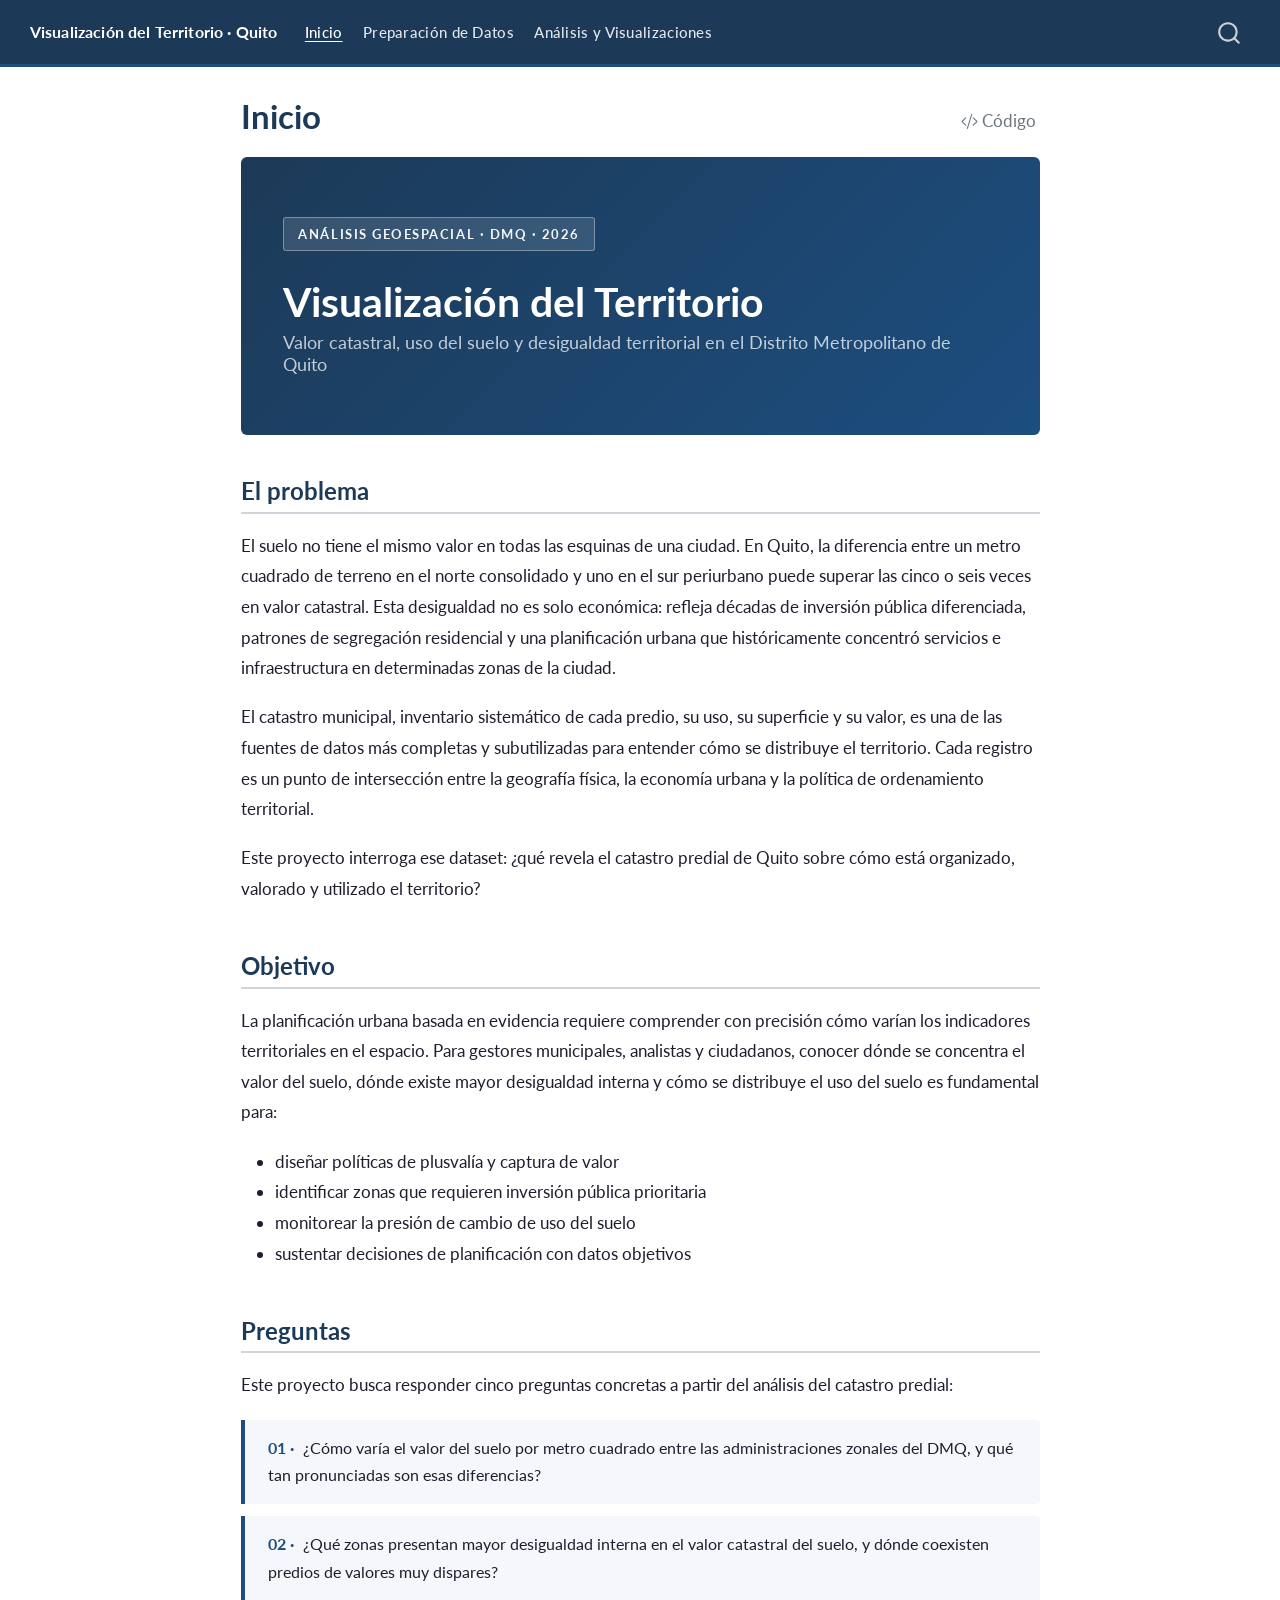
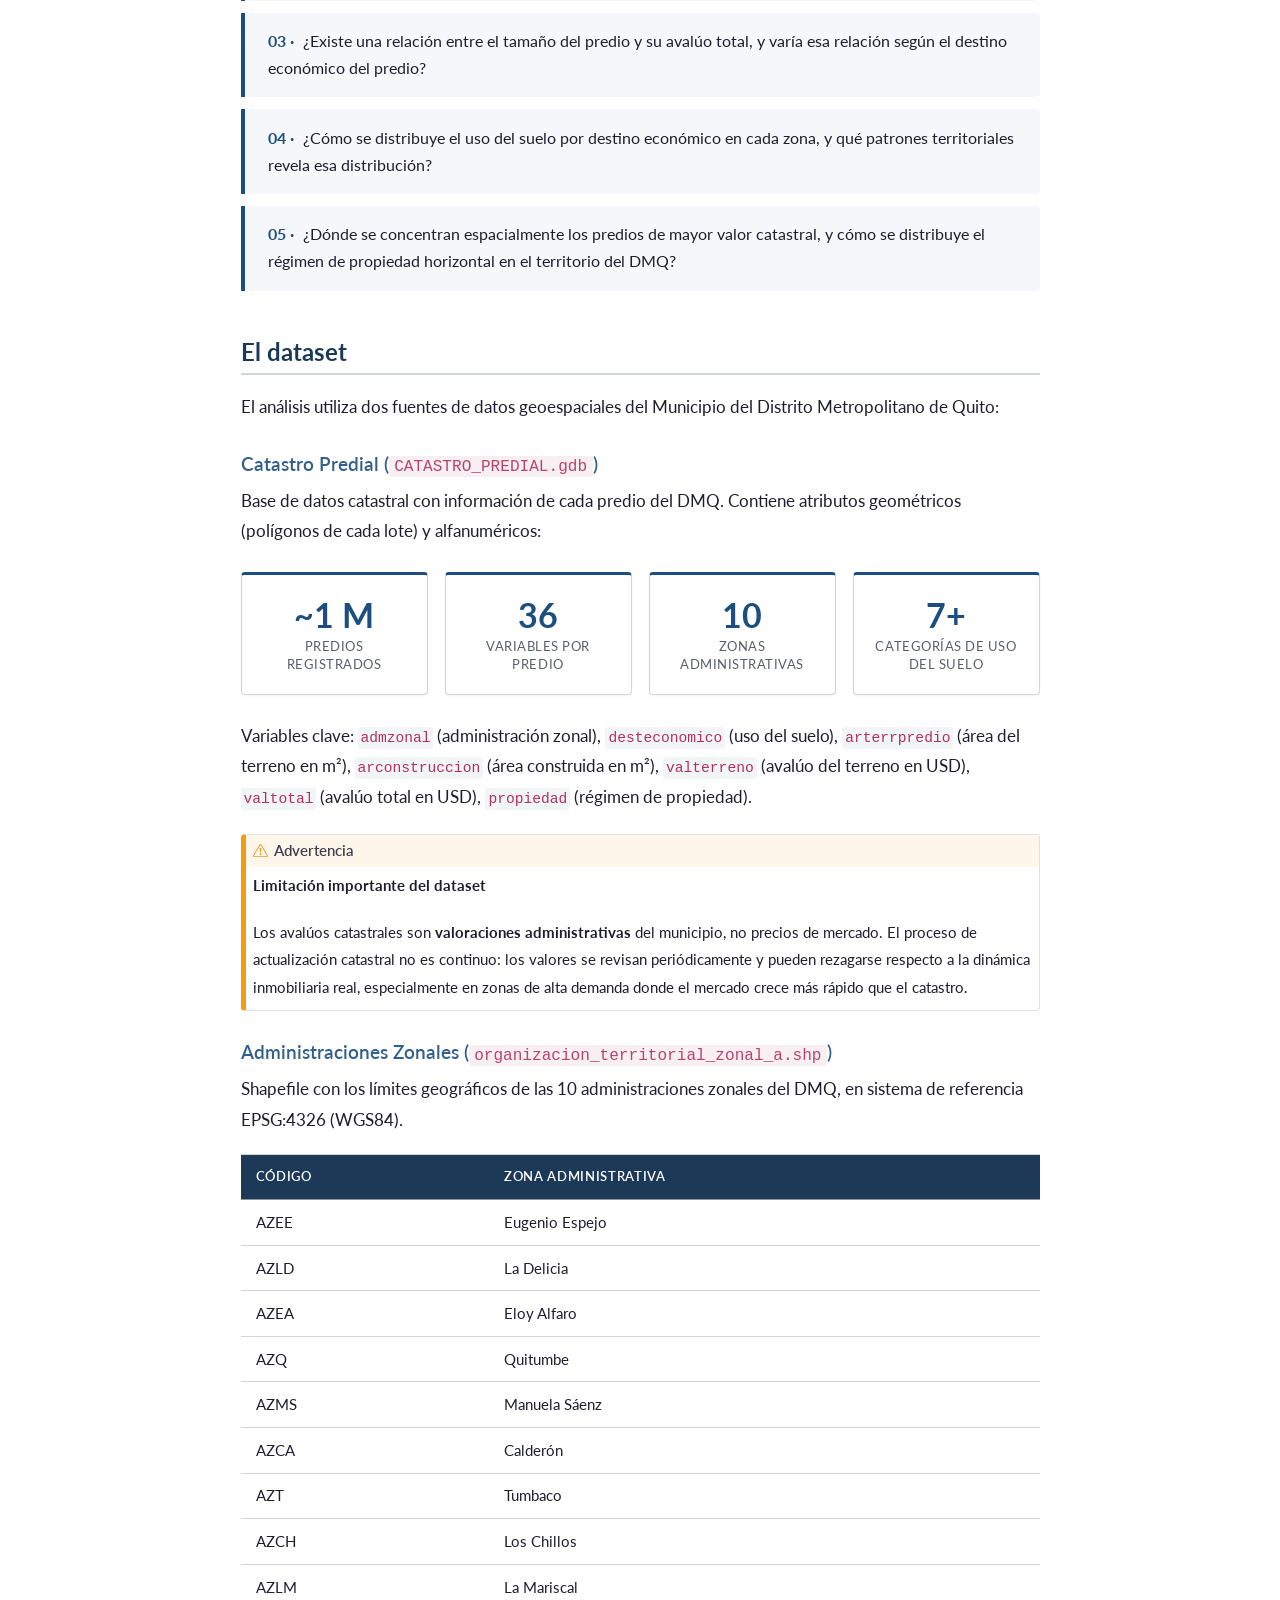
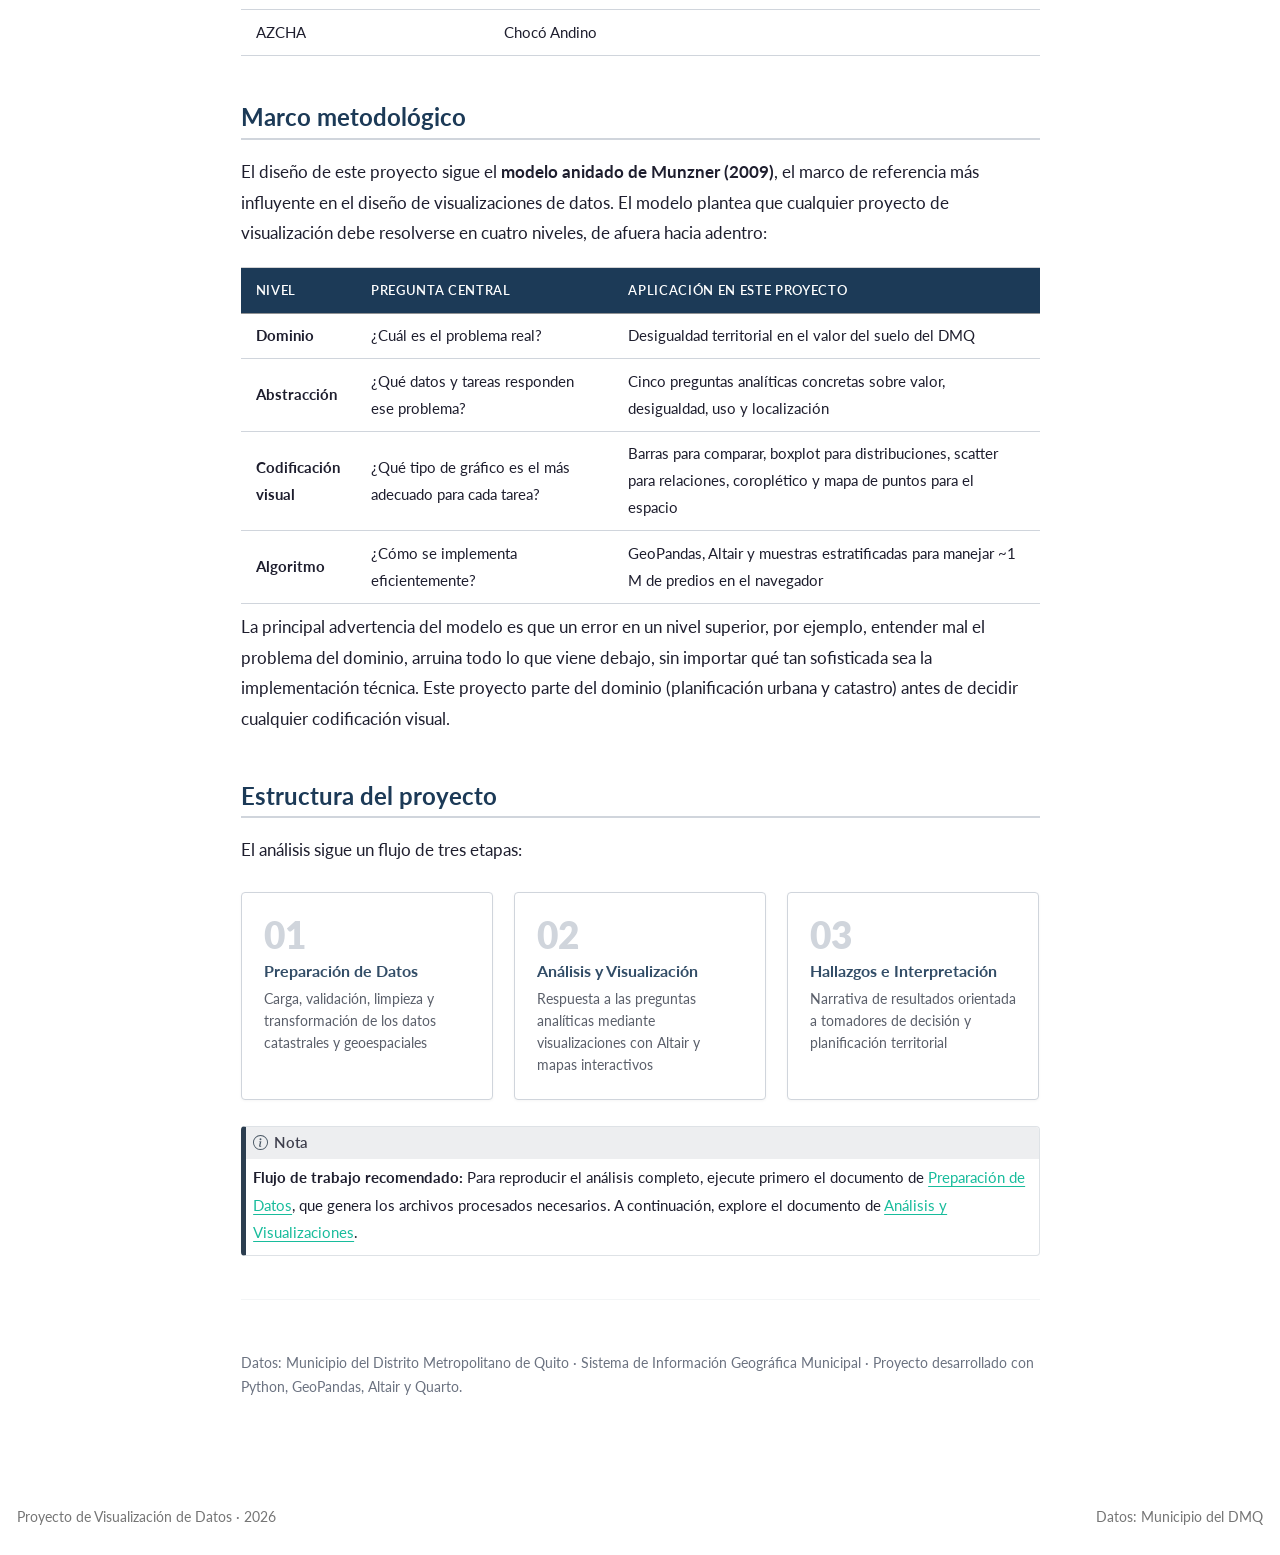
<file: docs/index.html>
<!doctype html>
<html xmlns="http://www.w3.org/1999/xhtml" lang="es" xml:lang="es">
  <head>
    <meta charset="utf-8" />
    <meta name="generator" content="quarto-1.9.36" />

    <meta
      name="viewport"
      content="width=device-width, initial-scale=1.0, user-scalable=yes"
    />

    <meta name="author" content="Fausto Guano" />

    <title>Inicio – Visualización del Territorio · Quito</title>
    <style>
      /* Default styles provided by pandoc.
** See https://pandoc.org/MANUAL.html#variables-for-html for config info.
*/
      code {
        white-space: pre-wrap;
      }
      span.smallcaps {
        font-variant: small-caps;
      }
      div.columns {
        display: flex;
        gap: min(4vw, 1.5em);
      }
      div.column {
        flex: auto;
        overflow-x: auto;
      }
      div.hanging-indent {
        margin-left: 1.5em;
        text-indent: -1.5em;
      }
      ul.task-list {
        list-style: none;
      }
      ul.task-list li input[type="checkbox"] {
        width: 0.8em;
        margin: 0 0.8em 0.2em -1em; /* quarto-specific, see https://github.com/quarto-dev/quarto-cli/issues/4556 */
        vertical-align: middle;
      }
      /* CSS for syntax highlighting */
      html {
        -webkit-text-size-adjust: 100%;
      }
      pre > code.sourceCode {
        white-space: pre;
        position: relative;
      }
      pre > code.sourceCode > span {
        display: inline-block;
        line-height: 1.25;
      }
      pre > code.sourceCode > span:empty {
        height: 1.2em;
      }
      .sourceCode {
        overflow: visible;
      }
      code.sourceCode > span {
        color: inherit;
        text-decoration: inherit;
      }
      div.sourceCode {
        margin: 1em 0;
      }
      pre.sourceCode {
        margin: 0;
      }
      @media screen {
        div.sourceCode {
          overflow: auto;
        }
      }
      @media print {
        pre > code.sourceCode {
          white-space: pre-wrap;
        }
        pre > code.sourceCode > span {
          text-indent: -5em;
          padding-left: 5em;
        }
      }
      pre.numberSource code {
        counter-reset: source-line 0;
      }
      pre.numberSource code > span {
        position: relative;
        left: -4em;
        counter-increment: source-line;
      }
      pre.numberSource code > span > a:first-child::before {
        content: counter(source-line);
        position: relative;
        left: -1em;
        text-align: right;
        vertical-align: baseline;
        border: none;
        display: inline-block;
        -webkit-touch-callout: none;
        -webkit-user-select: none;
        -khtml-user-select: none;
        -moz-user-select: none;
        -ms-user-select: none;
        user-select: none;
        padding: 0 4px;
        width: 4em;
      }
      pre.numberSource {
        margin-left: 3em;
        padding-left: 4px;
      }
      div.sourceCode {
      }
      @media screen {
        pre > code.sourceCode > span > a:first-child::before {
          text-decoration: underline;
        }
      }
    </style>

    <script src="site_libs/quarto-nav/quarto-nav.js"></script>
    <script src="site_libs/quarto-nav/headroom.min.js"></script>
    <script src="site_libs/clipboard/clipboard.min.js"></script>
    <script src="site_libs/quarto-search/autocomplete.umd.js"></script>
    <script src="site_libs/quarto-search/fuse.min.js"></script>
    <script src="site_libs/quarto-search/quarto-search.js"></script>
    <meta name="quarto:offset" content="./" />
    <script src="site_libs/quarto-html/quarto.js" type="module"></script>
    <script
      src="site_libs/quarto-html/tabsets/tabsets.js"
      type="module"
    ></script>
    <script src="site_libs/quarto-html/popper.min.js"></script>
    <script src="site_libs/quarto-html/tippy.umd.min.js"></script>
    <script src="site_libs/quarto-html/anchor.min.js"></script>
    <link href="site_libs/quarto-html/tippy.css" rel="stylesheet" />
    <link
      href="site_libs/quarto-html/quarto-syntax-highlighting-a06763021a52c43c40a351ac8b799b8f.css"
      rel="stylesheet"
      id="quarto-text-highlighting-styles"
    />
    <script src="site_libs/bootstrap/bootstrap.min.js"></script>
    <link href="site_libs/bootstrap/bootstrap-icons.css" rel="stylesheet" />
    <link
      href="site_libs/bootstrap/bootstrap-09fdf1c988cf04e6fc3f8b602695d7e1.min.css"
      rel="stylesheet"
      append-hash="true"
      id="quarto-bootstrap"
      data-mode="light"
    />
    <script id="quarto-search-options" type="application/json">
      {
        "location": "navbar",
        "copy-button": false,
        "collapse-after": 3,
        "panel-placement": "end",
        "type": "overlay",
        "limit": 50,
        "keyboard-shortcut": ["f", "/", "s"],
        "show-item-context": false,
        "language": {
          "search-no-results-text": "No se han encontrado resultados",
          "search-matching-documents-text": "documentos encontrados",
          "search-copy-link-title": "Copiar el enlace en la búsqueda",
          "search-hide-matches-text": "Ocultar resultados adicionales",
          "search-more-match-text": "resultado adicional en este documento",
          "search-more-matches-text": "resultados adicionales en este documento",
          "search-clear-button-title": "Borrar",
          "search-text-placeholder": "",
          "search-detached-cancel-button-title": "Cancelar",
          "search-submit-button-title": "Enviar",
          "search-label": "Buscar"
        }
      }
    </script>
    <style>
      html {
        scroll-behavior: smooth;
      }
    </style>

    <link rel="stylesheet" href="styles.css" />
  </head>

  <body class="nav-fixed fullcontent quarto-light">
    <div id="quarto-search-results"></div>
    <header id="quarto-header" class="headroom fixed-top">
      <nav class="navbar navbar-expand-lg" data-bs-theme="dark">
        <div class="navbar-container container-fluid">
          <div class="navbar-brand-container mx-auto">
            <a class="navbar-brand" href="./index.html">
              <span class="navbar-title"
                >Visualización del Territorio · Quito</span
              >
            </a>
          </div>
          <div id="quarto-search" class="" title="Buscar"></div>
          <button
            class="navbar-toggler"
            type="button"
            data-bs-toggle="collapse"
            data-bs-target="#navbarCollapse"
            aria-controls="navbarCollapse"
            role="menu"
            aria-expanded="false"
            aria-label="Navegación de palanca"
            onclick="
              if (window.quartoToggleHeadroom) {
                window.quartoToggleHeadroom();
              }
            "
          >
            <span class="navbar-toggler-icon"></span>
          </button>
          <div class="collapse navbar-collapse" id="navbarCollapse">
            <ul class="navbar-nav navbar-nav-scroll me-auto">
              <li class="nav-item">
                <a
                  class="nav-link active"
                  href="./index.html"
                  aria-current="page"
                >
                  <span class="menu-text">Inicio</span></a
                >
              </li>
              <li class="nav-item">
                <a class="nav-link" href="./data_cleaning.html">
                  <span class="menu-text">Preparación de Datos</span></a
                >
              </li>
              <li class="nav-item">
                <a class="nav-link" href="./visualizations.html">
                  <span class="menu-text">Análisis y Visualizaciones</span></a
                >
              </li>
            </ul>
          </div>
          <!-- /navcollapse -->
          <div class="quarto-navbar-tools"></div>
        </div>
        <!-- /container-fluid -->
      </nav>
    </header>
    <!-- content -->
    <div
      id="quarto-content"
      class="quarto-container page-columns page-rows-contents page-layout-article page-navbar"
    >
      <!-- sidebar -->
      <!-- margin-sidebar -->

      <!-- main -->
      <main class="content" id="quarto-document-content">
        <header id="title-block-header" class="quarto-title-block default">
          <div class="quarto-title">
            <div class="quarto-title-block">
              <div>
                <h1 class="title">Inicio</h1>
                <button
                  type="button"
                  class="btn code-tools-button"
                  id="quarto-code-tools-source"
                >
                  <i class="bi"></i> Código
                </button>
              </div>
            </div>
          </div>
        </header>

        <div class="project-hero">
          <p>
            <span class="hero-badge">Análisis Geoespacial · DMQ · 2026</span>
          </p>
          <section id="visualización-del-territorio" class="level1">
            <h1>Visualización del Territorio</h1>
            <section
              id="valor-catastral-uso-del-suelo-y-desigualdad-territorial-en-el-distrito-metropolitano-de-quito"
              class="level3"
            >
              <h3
                class="anchored"
                data-anchor-id="valor-catastral-uso-del-suelo-y-desigualdad-territorial-en-el-distrito-metropolitano-de-quito"
              >
                Valor catastral, uso del suelo y desigualdad territorial en el
                Distrito Metropolitano de Quito
              </h3>
            </section>
          </section>
        </div>
        <section id="el-problema" class="level2">
          <h2 class="anchored" data-anchor-id="el-problema">El problema</h2>
          <p>
            El suelo no tiene el mismo valor en todas las esquinas de una
            ciudad. En Quito, la diferencia entre un metro cuadrado de terreno
            en el norte consolidado y uno en el sur periurbano puede superar las
            cinco o seis veces en valor catastral. Esta desigualdad no es solo
            económica: refleja décadas de inversión pública diferenciada,
            patrones de segregación residencial y una planificación urbana que
            históricamente concentró servicios e infraestructura en determinadas
            zonas de la ciudad.
          </p>
          <p>
            El catastro municipal, inventario sistemático de cada predio, su
            uso, su superficie y su valor, es una de las fuentes de datos más
            completas y subutilizadas para entender cómo se distribuye el
            territorio. Cada registro es un punto de intersección entre la
            geografía física, la economía urbana y la política de ordenamiento
            territorial.
          </p>
          <p>
            Este proyecto interroga ese dataset: ¿qué revela el catastro predial
            de Quito sobre cómo está organizado, valorado y utilizado el
            territorio?
          </p>
        </section>
        <section id="motivación" class="level2">
          <h2 class="anchored" data-anchor-id="motivación">Objetivo</h2>
          <p>
            La planificación urbana basada en evidencia requiere comprender con
            precisión cómo varían los indicadores territoriales en el espacio.
            Para gestores municipales, analistas y ciudadanos, conocer dónde se
            concentra el valor del suelo, dónde existe mayor desigualdad interna
            y cómo se distribuye el uso del suelo es fundamental para:
          </p>
          <ul>
            <li>diseñar políticas de plusvalía y captura de valor</li>
            <li>
              identificar zonas que requieren inversión pública prioritaria
            </li>
            <li>monitorear la presión de cambio de uso del suelo</li>
            <li>sustentar decisiones de planificación con datos objetivos</li>
          </ul>
        </section>
        <section id="preguntas-analíticas" class="level2">
          <h2 class="anchored" data-anchor-id="preguntas-analíticas">
            Preguntas
          </h2>
          <p>
            Este proyecto busca responder cinco preguntas concretas a partir del
            análisis del catastro predial:
          </p>
          <div class="pregunta-card">
            <p>
              <span class="pregunta-num">01 ·</span> ¿Cómo varía el valor del
              suelo por metro cuadrado entre las administraciones zonales del
              DMQ, y qué tan pronunciadas son esas diferencias?
            </p>
          </div>
          <div class="pregunta-card">
            <p>
              <span class="pregunta-num">02 ·</span> ¿Qué zonas presentan mayor
              desigualdad interna en el valor catastral del suelo, y dónde
              coexisten predios de valores muy dispares?
            </p>
          </div>
          <div class="pregunta-card">
            <p>
              <span class="pregunta-num">03 ·</span> ¿Existe una relación entre
              el tamaño del predio y su avalúo total, y varía esa relación según
              el destino económico del predio?
            </p>
          </div>
          <div class="pregunta-card">
            <p>
              <span class="pregunta-num">04 ·</span> ¿Cómo se distribuye el uso
              del suelo por destino económico en cada zona, y qué patrones
              territoriales revela esa distribución?
            </p>
          </div>
          <div class="pregunta-card">
            <p>
              <span class="pregunta-num">05 ·</span> ¿Dónde se concentran
              espacialmente los predios de mayor valor catastral, y cómo se
              distribuye el régimen de propiedad horizontal en el territorio del
              DMQ?
            </p>
          </div>
        </section>
        <section id="el-dataset" class="level2">
          <h2 class="anchored" data-anchor-id="el-dataset">El dataset</h2>
          <p>
            El análisis utiliza dos fuentes de datos geoespaciales del Municipio
            del Distrito Metropolitano de Quito:
          </p>
          <section id="catastro-predial-catastro_predial.gdb" class="level3">
            <h3
              class="anchored"
              data-anchor-id="catastro-predial-catastro_predial.gdb"
            >
              Catastro Predial (<code>CATASTRO_PREDIAL.gdb</code>)
            </h3>
            <p>
              Base de datos catastral con información de cada predio del DMQ.
              Contiene atributos geométricos (polígonos de cada lote) y
              alfanuméricos:
            </p>
            <div class="metric-grid">
              <div class="metric-card">
                <div class="metric-value">~1 M</div>
                <div class="metric-label">Predios registrados</div>
              </div>
              <div class="metric-card">
                <div class="metric-value">36</div>
                <div class="metric-label">Variables por predio</div>
              </div>
              <div class="metric-card">
                <div class="metric-value">10</div>
                <div class="metric-label">Zonas administrativas</div>
              </div>
              <div class="metric-card">
                <div class="metric-value">7+</div>
                <div class="metric-label">Categorías de uso del suelo</div>
              </div>
            </div>
            <p>
              Variables clave: <code>admzonal</code> (administración zonal),
              <code>desteconomico</code> (uso del suelo),
              <code>arterrpredio</code> (área del terreno en m²),
              <code>arconstruccion</code> (área construida en m²),
              <code>valterreno</code> (avalúo del terreno en USD),
              <code>valtotal</code> (avalúo total en USD),
              <code>propiedad</code> (régimen de propiedad).
            </p>
            <div
              class="callout callout-style-default callout-warning callout-titled"
            >
              <div class="callout-header d-flex align-content-center">
                <div class="callout-icon-container">
                  <i class="callout-icon"></i>
                </div>
                <div class="callout-title-container flex-fill">Advertencia</div>
              </div>
              <div class="callout-body-container callout-body">
                <p><strong>Limitación importante del dataset</strong></p>
                <p>
                  Los avalúos catastrales son
                  <strong>valoraciones administrativas</strong> del municipio,
                  no precios de mercado. El proceso de actualización catastral
                  no es continuo: los valores se revisan periódicamente y pueden
                  rezagarse respecto a la dinámica inmobiliaria real,
                  especialmente en zonas de alta demanda donde el mercado crece
                  más rápido que el catastro.
                </p>
              </div>
            </div>
          </section>
          <section
            id="administraciones-zonales-organizacion_territorial_zonal_a.shp"
            class="level3"
          >
            <h3
              class="anchored"
              data-anchor-id="administraciones-zonales-organizacion_territorial_zonal_a.shp"
            >
              Administraciones Zonales
              (<code>organizacion_territorial_zonal_a.shp</code>)
            </h3>
            <p>
              Shapefile con los límites geográficos de las 10 administraciones
              zonales del DMQ, en sistema de referencia EPSG:4326 (WGS84).
            </p>
            <table class="caption-top table">
              <thead>
                <tr class="header">
                  <th>Código</th>
                  <th>Zona Administrativa</th>
                </tr>
              </thead>
              <tbody>
                <tr class="odd">
                  <td>AZEE</td>
                  <td>Eugenio Espejo</td>
                </tr>
                <tr class="even">
                  <td>AZLD</td>
                  <td>La Delicia</td>
                </tr>
                <tr class="odd">
                  <td>AZEA</td>
                  <td>Eloy Alfaro</td>
                </tr>
                <tr class="even">
                  <td>AZQ</td>
                  <td>Quitumbe</td>
                </tr>
                <tr class="odd">
                  <td>AZMS</td>
                  <td>Manuela Sáenz</td>
                </tr>
                <tr class="even">
                  <td>AZCA</td>
                  <td>Calderón</td>
                </tr>
                <tr class="odd">
                  <td>AZT</td>
                  <td>Tumbaco</td>
                </tr>
                <tr class="even">
                  <td>AZCH</td>
                  <td>Los Chillos</td>
                </tr>
                <tr class="odd">
                  <td>AZLM</td>
                  <td>La Mariscal</td>
                </tr>
                <tr class="even">
                  <td>AZCHA</td>
                  <td>Chocó Andino</td>
                </tr>
              </tbody>
            </table>
          </section>
        </section>
        <section id="marco-metodológico" class="level2">
          <h2 class="anchored" data-anchor-id="marco-metodológico">
            Marco metodológico
          </h2>
          <p>
            El diseño de este proyecto sigue el
            <strong>modelo anidado de Munzner (2009)</strong>, el marco de
            referencia más influyente en el diseño de visualizaciones de datos.
            El modelo plantea que cualquier proyecto de visualización debe
            resolverse en cuatro niveles, de afuera hacia adentro:
          </p>
          <table class="caption-top table">
            <colgroup>
              <col style="width: 13%" />
              <col style="width: 32%" />
              <col style="width: 53%" />
            </colgroup>
            <thead>
              <tr class="header">
                <th>Nivel</th>
                <th>Pregunta central</th>
                <th>Aplicación en este proyecto</th>
              </tr>
            </thead>
            <tbody>
              <tr class="odd">
                <td><strong>Dominio</strong></td>
                <td>¿Cuál es el problema real?</td>
                <td>Desigualdad territorial en el valor del suelo del DMQ</td>
              </tr>
              <tr class="even">
                <td><strong>Abstracción</strong></td>
                <td>¿Qué datos y tareas responden ese problema?</td>
                <td>
                  Cinco preguntas analíticas concretas sobre valor, desigualdad,
                  uso y localización
                </td>
              </tr>
              <tr class="odd">
                <td><strong>Codificación visual</strong></td>
                <td>
                  ¿Qué tipo de gráfico es el más adecuado para cada tarea?
                </td>
                <td>
                  Barras para comparar, boxplot para distribuciones, scatter
                  para relaciones, coroplético y mapa de puntos para el espacio
                </td>
              </tr>
              <tr class="even">
                <td><strong>Algoritmo</strong></td>
                <td>¿Cómo se implementa eficientemente?</td>
                <td>
                  GeoPandas, Altair y muestras estratificadas para manejar ~1 M
                  de predios en el navegador
                </td>
              </tr>
            </tbody>
          </table>
          <p>
            La principal advertencia del modelo es que un error en un nivel
            superior, por ejemplo, entender mal el problema del dominio, arruina
            todo lo que viene debajo, sin importar qué tan sofisticada sea la
            implementación técnica. Este proyecto parte del dominio
            (planificación urbana y catastro) antes de decidir cualquier
            codificación visual.
          </p>
        </section>
        <section id="estructura-del-proyecto" class="level2">
          <h2 class="anchored" data-anchor-id="estructura-del-proyecto">
            Estructura del proyecto
          </h2>
          <p>El análisis sigue un flujo de tres etapas:</p>
          <div class="flujo-grid">
            <div class="flujo-item">
              <div class="flujo-num">01</div>
              <h4 class="anchored">Preparación de Datos</h4>
              <p>
                Carga, validación, limpieza y transformación de los datos
                catastrales y geoespaciales
              </p>
            </div>
            <div class="flujo-item">
              <div class="flujo-num">02</div>
              <h4 class="anchored">Análisis y Visualización</h4>
              <p>
                Respuesta a las preguntas analíticas mediante visualizaciones
                con Altair y mapas interactivos
              </p>
            </div>
            <div class="flujo-item">
              <div class="flujo-num">03</div>
              <h4 class="anchored">Hallazgos e Interpretación</h4>
              <p>
                Narrativa de resultados orientada a tomadores de decisión y
                planificación territorial
              </p>
            </div>
          </div>
          <div
            class="callout callout-style-default callout-note callout-titled"
          >
            <div class="callout-header d-flex align-content-center">
              <div class="callout-icon-container">
                <i class="callout-icon"></i>
              </div>
              <div class="callout-title-container flex-fill">Nota</div>
            </div>
            <div class="callout-body-container callout-body">
              <p>
                <strong>Flujo de trabajo recomendado:</strong> Para reproducir
                el análisis completo, ejecute primero el documento de
                <a href="./data_cleaning.html">Preparación de Datos</a>, que
                genera los archivos procesados necesarios. A continuación,
                explore el documento de
                <a href="./visualizations.html">Análisis y Visualizaciones</a>.
              </p>
            </div>
          </div>
          <hr />
          <p style="font-size: 0.8rem; color: #6b7280; margin-top: 3rem">
            Datos: Municipio del Distrito Metropolitano de Quito · Sistema de
            Información Geográfica Municipal · Proyecto desarrollado con Python,
            GeoPandas, Altair y Quarto.
          </p>

          <!-- -->
        </section>
      </main>
      <!-- /main -->
      <script id="quarto-html-after-body" type="application/javascript">
        window.document.addEventListener("DOMContentLoaded", function (event) {
          const icon = "";
          const anchorJS = new window.AnchorJS();
          anchorJS.options = {
            placement: "right",
            icon: icon,
          };
          anchorJS.add(".anchored");
          const isCodeAnnotation = (el) => {
            for (const clz of el.classList) {
              if (clz.startsWith("code-annotation-")) {
                return true;
              }
            }
            return false;
          };
          const onCopySuccess = function (e) {
            // button target
            const button = e.trigger;
            // don't keep focus
            button.blur();
            // flash "checked"
            button.classList.add("code-copy-button-checked");
            var currentTitle = button.getAttribute("title");
            button.setAttribute("title", "Copiado");
            let tooltip;
            if (window.bootstrap) {
              button.setAttribute("data-bs-toggle", "tooltip");
              button.setAttribute("data-bs-placement", "left");
              button.setAttribute("data-bs-title", "Copiado");
              tooltip = new bootstrap.Tooltip(button, {
                trigger: "manual",
                customClass: "code-copy-button-tooltip",
                offset: [0, -8],
              });
              tooltip.show();
            }
            setTimeout(function () {
              if (tooltip) {
                tooltip.hide();
                button.removeAttribute("data-bs-title");
                button.removeAttribute("data-bs-toggle");
                button.removeAttribute("data-bs-placement");
              }
              button.setAttribute("title", currentTitle);
              button.classList.remove("code-copy-button-checked");
            }, 1000);
            // clear code selection
            e.clearSelection();
          };
          const getTextToCopy = function (trigger) {
            const outerScaffold = trigger.parentElement.cloneNode(true);
            const codeEl = outerScaffold.querySelector("code");
            for (const childEl of codeEl.children) {
              if (isCodeAnnotation(childEl)) {
                childEl.remove();
              }
            }
            return codeEl.innerText;
          };
          const clipboard = new window.ClipboardJS(
            ".code-copy-button:not([data-in-quarto-modal])",
            {
              text: getTextToCopy,
            },
          );
          clipboard.on("success", onCopySuccess);
          if (
            window.document.getElementById("quarto-embedded-source-code-modal")
          ) {
            const clipboardModal = new window.ClipboardJS(
              ".code-copy-button[data-in-quarto-modal]",
              {
                text: getTextToCopy,
                container: window.document.getElementById(
                  "quarto-embedded-source-code-modal",
                ),
              },
            );
            clipboardModal.on("success", onCopySuccess);
          }
          const viewSource =
            window.document.getElementById("quarto-view-source") ||
            window.document.getElementById("quarto-code-tools-source");
          if (viewSource) {
            const sourceUrl = viewSource.getAttribute("data-quarto-source-url");
            viewSource.addEventListener("click", function (e) {
              if (sourceUrl) {
                // rstudio viewer pane
                if (/\bcapabilities=\b/.test(window.location)) {
                  window.open(sourceUrl);
                } else {
                  window.location.href = sourceUrl;
                }
              } else {
                const modal = new bootstrap.Modal(
                  document.getElementById("quarto-embedded-source-code-modal"),
                );
                modal.show();
              }
              return false;
            });
          }
          function toggleCodeHandler(show) {
            return function (e) {
              const detailsSrc = window.document.querySelectorAll(
                ".cell > details > .sourceCode",
              );
              for (let i = 0; i < detailsSrc.length; i++) {
                const details = detailsSrc[i].parentElement;
                if (show) {
                  details.open = true;
                } else {
                  details.removeAttribute("open");
                }
              }
              const cellCodeDivs = window.document.querySelectorAll(
                ".cell > .sourceCode",
              );
              const fromCls = show ? "hidden" : "unhidden";
              const toCls = show ? "unhidden" : "hidden";
              for (let i = 0; i < cellCodeDivs.length; i++) {
                const codeDiv = cellCodeDivs[i];
                if (codeDiv.classList.contains(fromCls)) {
                  codeDiv.classList.remove(fromCls);
                  codeDiv.classList.add(toCls);
                }
              }
              return false;
            };
          }
          const hideAllCode = window.document.getElementById(
            "quarto-hide-all-code",
          );
          if (hideAllCode) {
            hideAllCode.addEventListener("click", toggleCodeHandler(false));
          }
          const showAllCode = window.document.getElementById(
            "quarto-show-all-code",
          );
          if (showAllCode) {
            showAllCode.addEventListener("click", toggleCodeHandler(true));
          }
          var localhostRegex = new RegExp(
            /^(?:http|https):\/\/localhost\:?[0-9]*\//,
          );
          var mailtoRegex = new RegExp(/^mailto:/);
          var filterRegex = new RegExp("/" + window.location.host + "/");
          var isInternal = (href) => {
            return (
              filterRegex.test(href) ||
              localhostRegex.test(href) ||
              mailtoRegex.test(href)
            );
          };
          // Inspect non-navigation links and adorn them if external
          var links = window.document.querySelectorAll(
            "a[href]:not(.nav-link):not(.navbar-brand):not(.toc-action):not(.sidebar-link):not(.sidebar-item-toggle):not(.pagination-link):not(.no-external):not([aria-hidden]):not(.dropdown-item):not(.quarto-navigation-tool):not(.about-link)",
          );
          for (var i = 0; i < links.length; i++) {
            const link = links[i];
            if (!isInternal(link.href)) {
              // undo the damage that might have been done by quarto-nav.js in the case of
              // links that we want to consider external
              if (link.dataset.originalHref !== undefined) {
                link.href = link.dataset.originalHref;
              }
            }
          }
          function tippyHover(el, contentFn, onTriggerFn, onUntriggerFn) {
            const config = {
              allowHTML: true,
              maxWidth: 500,
              delay: 100,
              arrow: false,
              appendTo: function (el) {
                return el.parentElement;
              },
              interactive: true,
              interactiveBorder: 10,
              theme: "quarto",
              placement: "bottom-start",
            };
            if (contentFn) {
              config.content = contentFn;
            }
            if (onTriggerFn) {
              config.onTrigger = onTriggerFn;
            }
            if (onUntriggerFn) {
              config.onUntrigger = onUntriggerFn;
            }
            window.tippy(el, config);
          }
          const noterefs = window.document.querySelectorAll(
            'a[role="doc-noteref"]',
          );
          for (var i = 0; i < noterefs.length; i++) {
            const ref = noterefs[i];
            tippyHover(ref, function () {
              // use id or data attribute instead here
              let href =
                ref.getAttribute("data-footnote-href") ||
                ref.getAttribute("href");
              try {
                href = new URL(href).hash;
              } catch {}
              const id = href.replace(/^#\/?/, "");
              const note = window.document.getElementById(id);
              if (note) {
                return note.innerHTML;
              } else {
                return "";
              }
            });
          }
          const xrefs = window.document.querySelectorAll("a.quarto-xref");
          const processXRef = (id, note) => {
            // Strip column container classes
            const stripColumnClz = (el) => {
              el.classList.remove("page-full", "page-columns");
              if (el.children) {
                for (const child of el.children) {
                  stripColumnClz(child);
                }
              }
            };
            stripColumnClz(note);
            if (id === null || id.startsWith("sec-")) {
              // Special case sections, only their first couple elements
              const container = document.createElement("div");
              if (note.children && note.children.length > 2) {
                container.appendChild(note.children[0].cloneNode(true));
                for (let i = 1; i < note.children.length; i++) {
                  const child = note.children[i];
                  if (child.tagName === "P" && child.innerText === "") {
                    continue;
                  } else {
                    container.appendChild(child.cloneNode(true));
                    break;
                  }
                }
                if (window.Quarto?.typesetMath) {
                  window.Quarto.typesetMath(container);
                }
                return container.innerHTML;
              } else {
                if (window.Quarto?.typesetMath) {
                  window.Quarto.typesetMath(note);
                }
                return note.innerHTML;
              }
            } else {
              // Remove any anchor links if they are present
              const anchorLink = note.querySelector("a.anchorjs-link");
              if (anchorLink) {
                anchorLink.remove();
              }
              if (window.Quarto?.typesetMath) {
                window.Quarto.typesetMath(note);
              }
              if (note.classList.contains("callout")) {
                return note.outerHTML;
              } else {
                return note.innerHTML;
              }
            }
          };
          for (var i = 0; i < xrefs.length; i++) {
            const xref = xrefs[i];
            tippyHover(
              xref,
              undefined,
              function (instance) {
                instance.disable();
                let url = xref.getAttribute("href");
                let hash = undefined;
                if (url.startsWith("#")) {
                  hash = url;
                } else {
                  try {
                    hash = new URL(url).hash;
                  } catch {}
                }
                if (hash) {
                  const id = hash.replace(/^#\/?/, "");
                  const note = window.document.getElementById(id);
                  if (note !== null) {
                    try {
                      const html = processXRef(id, note.cloneNode(true));
                      instance.setContent(html);
                    } finally {
                      instance.enable();
                      instance.show();
                    }
                  } else {
                    // See if we can fetch this
                    fetch(url.split("#")[0])
                      .then((res) => res.text())
                      .then((html) => {
                        const parser = new DOMParser();
                        const htmlDoc = parser.parseFromString(
                          html,
                          "text/html",
                        );
                        const note = htmlDoc.getElementById(id);
                        if (note !== null) {
                          const html = processXRef(id, note);
                          instance.setContent(html);
                        }
                      })
                      .finally(() => {
                        instance.enable();
                        instance.show();
                      });
                  }
                } else {
                  // See if we can fetch a full url (with no hash to target)
                  // This is a special case and we should probably do some content thinning / targeting
                  fetch(url)
                    .then((res) => res.text())
                    .then((html) => {
                      const parser = new DOMParser();
                      const htmlDoc = parser.parseFromString(html, "text/html");
                      const note = htmlDoc.querySelector("main.content");
                      if (note !== null) {
                        // This should only happen for chapter cross references
                        // (since there is no id in the URL)
                        // remove the first header
                        if (
                          note.children.length > 0 &&
                          note.children[0].tagName === "HEADER"
                        ) {
                          note.children[0].remove();
                        }
                        const html = processXRef(null, note);
                        instance.setContent(html);
                      }
                    })
                    .finally(() => {
                      instance.enable();
                      instance.show();
                    });
                }
              },
              function (instance) {},
            );
          }
          let selectedAnnoteEl;
          const selectorForAnnotation = (cell, annotation) => {
            let cellAttr = 'data-code-cell="' + cell + '"';
            let lineAttr = 'data-code-annotation="' + annotation + '"';
            const selector = "span[" + cellAttr + "][" + lineAttr + "]";
            return selector;
          };
          const selectCodeLines = (annoteEl) => {
            const doc = window.document;
            const targetCell = annoteEl.getAttribute("data-target-cell");
            const targetAnnotation = annoteEl.getAttribute(
              "data-target-annotation",
            );
            const annoteSpan = window.document.querySelector(
              selectorForAnnotation(targetCell, targetAnnotation),
            );
            const lines = annoteSpan.getAttribute("data-code-lines").split(",");
            const lineIds = lines.map((line) => {
              return targetCell + "-" + line;
            });
            let top = null;
            let height = null;
            let parent = null;
            if (lineIds.length > 0) {
              //compute the position of the single el (top and bottom and make a div)
              const el = window.document.getElementById(lineIds[0]);
              top = el.offsetTop;
              height = el.offsetHeight;
              parent = el.parentElement.parentElement;
              if (lineIds.length > 1) {
                const lastEl = window.document.getElementById(
                  lineIds[lineIds.length - 1],
                );
                const bottom = lastEl.offsetTop + lastEl.offsetHeight;
                height = bottom - top;
              }
              if (top !== null && height !== null && parent !== null) {
                // cook up a div (if necessary) and position it
                let div = window.document.getElementById(
                  "code-annotation-line-highlight",
                );
                if (div === null) {
                  div = window.document.createElement("div");
                  div.setAttribute("id", "code-annotation-line-highlight");
                  div.style.position = "absolute";
                  parent.appendChild(div);
                }
                div.style.top = top - 2 + "px";
                div.style.height = height + 4 + "px";
                div.style.left = 0;
                let gutterDiv = window.document.getElementById(
                  "code-annotation-line-highlight-gutter",
                );
                if (gutterDiv === null) {
                  gutterDiv = window.document.createElement("div");
                  gutterDiv.setAttribute(
                    "id",
                    "code-annotation-line-highlight-gutter",
                  );
                  gutterDiv.style.position = "absolute";
                  const codeCell = window.document.getElementById(targetCell);
                  const gutter = codeCell.querySelector(
                    ".code-annotation-gutter",
                  );
                  gutter.appendChild(gutterDiv);
                }
                gutterDiv.style.top = top - 2 + "px";
                gutterDiv.style.height = height + 4 + "px";
              }
              selectedAnnoteEl = annoteEl;
            }
          };
          const unselectCodeLines = () => {
            const elementsIds = [
              "code-annotation-line-highlight",
              "code-annotation-line-highlight-gutter",
            ];
            elementsIds.forEach((elId) => {
              const div = window.document.getElementById(elId);
              if (div) {
                div.remove();
              }
            });
            selectedAnnoteEl = undefined;
          };
          // Handle positioning of the toggle
          window.addEventListener(
            "resize",
            throttle(() => {
              elRect = undefined;
              if (selectedAnnoteEl) {
                selectCodeLines(selectedAnnoteEl);
              }
            }, 10),
          );
          function throttle(fn, ms) {
            let throttle = false;
            let timer;
            return (...args) => {
              if (!throttle) {
                // first call gets through
                fn.apply(this, args);
                throttle = true;
              } else {
                // all the others get throttled
                if (timer) clearTimeout(timer); // cancel #2
                timer = setTimeout(() => {
                  fn.apply(this, args);
                  timer = throttle = false;
                }, ms);
              }
            };
          }
          // Attach click handler to the DT
          const annoteDls = window.document.querySelectorAll(
            "dt[data-target-cell]",
          );
          for (const annoteDlNode of annoteDls) {
            annoteDlNode.addEventListener("click", (event) => {
              const clickedEl = event.target;
              if (clickedEl !== selectedAnnoteEl) {
                unselectCodeLines();
                const activeEl = window.document.querySelector(
                  "dt[data-target-cell].code-annotation-active",
                );
                if (activeEl) {
                  activeEl.classList.remove("code-annotation-active");
                }
                selectCodeLines(clickedEl);
                clickedEl.classList.add("code-annotation-active");
              } else {
                // Unselect the line
                unselectCodeLines();
                clickedEl.classList.remove("code-annotation-active");
              }
            });
          }
          const findCites = (el) => {
            const parentEl = el.parentElement;
            if (parentEl) {
              const cites = parentEl.dataset.cites;
              if (cites) {
                return {
                  el,
                  cites: cites.split(" "),
                };
              } else {
                return findCites(el.parentElement);
              }
            } else {
              return undefined;
            }
          };
          var bibliorefs = window.document.querySelectorAll(
            'a[role="doc-biblioref"]',
          );
          for (var i = 0; i < bibliorefs.length; i++) {
            const ref = bibliorefs[i];
            const citeInfo = findCites(ref);
            if (citeInfo) {
              tippyHover(citeInfo.el, function () {
                var popup = window.document.createElement("div");
                citeInfo.cites.forEach(function (cite) {
                  var citeDiv = window.document.createElement("div");
                  citeDiv.classList.add("hanging-indent");
                  citeDiv.classList.add("csl-entry");
                  var biblioDiv = window.document.getElementById("ref-" + cite);
                  if (biblioDiv) {
                    citeDiv.innerHTML = biblioDiv.innerHTML;
                  }
                  popup.appendChild(citeDiv);
                });
                return popup.innerHTML;
              });
            }
          }
        });
      </script>
      <div
        class="modal fade"
        id="quarto-embedded-source-code-modal"
        tabindex="-1"
        aria-labelledby="quarto-embedded-source-code-modal-label"
        aria-hidden="true"
      >
        <div class="modal-dialog modal-dialog-scrollable">
          <div class="modal-content">
            <div class="modal-header">
              <h5
                class="modal-title"
                id="quarto-embedded-source-code-modal-label"
              >
                Ejecutar el código
              </h5>
              <button class="btn-close" data-bs-dismiss="modal"></button>
            </div>
            <div class="modal-body">
              <div class="">
                <div class="code-copy-outer-scaffold">
                  <div class="sourceCode" id="cb1" data-shortcodes="false">
                    <pre
                      class="sourceCode markdown code-with-copy"
                    ><code class="sourceCode markdown"><span id="cb1-1"><a href="#cb1-1" aria-hidden="true" tabindex="-1"></a><span class="co">---</span></span>
<span id="cb1-2"><a href="#cb1-2" aria-hidden="true" tabindex="-1"></a><span class="an">title:</span><span class="co"> "Inicio"</span></span>
<span id="cb1-3"><a href="#cb1-3" aria-hidden="true" tabindex="-1"></a><span class="an">author:</span><span class="co"> "Fausto Guano"</span></span>
<span id="cb1-4"><a href="#cb1-4" aria-hidden="true" tabindex="-1"></a><span class="an">date:</span><span class="co"> last-modified</span></span>
<span id="cb1-5"><a href="#cb1-5" aria-hidden="true" tabindex="-1"></a><span class="an">date-format:</span><span class="co"> "MMMM YYYY"</span></span>
<span id="cb1-6"><a href="#cb1-6" aria-hidden="true" tabindex="-1"></a><span class="an">format:</span></span>
<span id="cb1-7"><a href="#cb1-7" aria-hidden="true" tabindex="-1"></a><span class="co">  html:</span></span>
<span id="cb1-8"><a href="#cb1-8" aria-hidden="true" tabindex="-1"></a><span class="co">    toc: false</span></span>
<span id="cb1-9"><a href="#cb1-9" aria-hidden="true" tabindex="-1"></a><span class="co">---</span></span>
<span id="cb1-10"><a href="#cb1-10" aria-hidden="true" tabindex="-1"></a></span>
<span id="cb1-11"><a href="#cb1-11" aria-hidden="true" tabindex="-1"></a>:::{.project-hero}</span>
<span id="cb1-12"><a href="#cb1-12" aria-hidden="true" tabindex="-1"></a><span class="dt">&lt;</span><span class="kw">span</span><span class="ot"> class</span><span class="op">=</span><span class="st">"hero-badge"</span><span class="dt">&gt;</span>Análisis Geoespacial · DMQ · 2026<span class="dt">&lt;/</span><span class="kw">span</span><span class="dt">&gt;</span></span>
<span id="cb1-13"><a href="#cb1-13" aria-hidden="true" tabindex="-1"></a></span>
<span id="cb1-14"><a href="#cb1-14" aria-hidden="true" tabindex="-1"></a><span class="fu"># Visualización del Territorio</span></span>
<span id="cb1-15"><a href="#cb1-15" aria-hidden="true" tabindex="-1"></a></span>
<span id="cb1-16"><a href="#cb1-16" aria-hidden="true" tabindex="-1"></a><span class="fu">### Valor catastral, uso del suelo y desigualdad territorial en el Distrito Metropolitano de Quito</span></span>
<span id="cb1-17"><a href="#cb1-17" aria-hidden="true" tabindex="-1"></a>:::</span>
<span id="cb1-18"><a href="#cb1-18" aria-hidden="true" tabindex="-1"></a></span>
<span id="cb1-19"><a href="#cb1-19" aria-hidden="true" tabindex="-1"></a><span class="fu">## El problema</span></span>
<span id="cb1-20"><a href="#cb1-20" aria-hidden="true" tabindex="-1"></a></span>
<span id="cb1-21"><a href="#cb1-21" aria-hidden="true" tabindex="-1"></a>El suelo no tiene el mismo valor en todas las esquinas de una ciudad. En Quito, la diferencia entre un metro cuadrado de terreno en el norte consolidado y uno en el sur periurbano puede superar las cinco o seis veces en valor catastral. Esta desigualdad no es solo económica: refleja décadas de inversión pública diferenciada, patrones de segregación residencial y una planificación urbana que históricamente concentró servicios e infraestructura en determinadas zonas de la ciudad.</span>
<span id="cb1-22"><a href="#cb1-22" aria-hidden="true" tabindex="-1"></a></span>
<span id="cb1-23"><a href="#cb1-23" aria-hidden="true" tabindex="-1"></a>El catastro municipal, inventario sistemático de cada predio, su uso, su superficie y su valor, es una de las fuentes de datos más completas y subutilizadas para entender cómo se distribuye el territorio. Cada registro es un punto de intersección entre la geografía física, la economía urbana y la política de ordenamiento territorial.</span>
<span id="cb1-24"><a href="#cb1-24" aria-hidden="true" tabindex="-1"></a></span>
<span id="cb1-25"><a href="#cb1-25" aria-hidden="true" tabindex="-1"></a>Este proyecto interroga ese dataset: ¿qué revela el catastro predial de Quito sobre cómo está organizado, valorado y utilizado el territorio?</span>
<span id="cb1-26"><a href="#cb1-26" aria-hidden="true" tabindex="-1"></a></span>
<span id="cb1-27"><a href="#cb1-27" aria-hidden="true" tabindex="-1"></a><span class="fu">## Motivación</span></span>
<span id="cb1-28"><a href="#cb1-28" aria-hidden="true" tabindex="-1"></a></span>
<span id="cb1-29"><a href="#cb1-29" aria-hidden="true" tabindex="-1"></a>La planificación urbana basada en evidencia requiere comprender con precisión cómo varían los indicadores territoriales en el espacio. Para gestores municipales, analistas y ciudadanos, conocer dónde se concentra el valor del suelo, dónde existe mayor desigualdad interna y cómo se distribuye el uso del suelo es fundamental para:</span>
<span id="cb1-30"><a href="#cb1-30" aria-hidden="true" tabindex="-1"></a></span>
<span id="cb1-31"><a href="#cb1-31" aria-hidden="true" tabindex="-1"></a><span class="ss">- </span>diseñar políticas de plusvalía y captura de valor</span>
<span id="cb1-32"><a href="#cb1-32" aria-hidden="true" tabindex="-1"></a><span class="ss">- </span>identificar zonas que requieren inversión pública prioritaria</span>
<span id="cb1-33"><a href="#cb1-33" aria-hidden="true" tabindex="-1"></a><span class="ss">- </span>monitorear la presión de cambio de uso del suelo</span>
<span id="cb1-34"><a href="#cb1-34" aria-hidden="true" tabindex="-1"></a><span class="ss">- </span>sustentar decisiones de planificación con datos objetivos</span>
<span id="cb1-35"><a href="#cb1-35" aria-hidden="true" tabindex="-1"></a></span>
<span id="cb1-36"><a href="#cb1-36" aria-hidden="true" tabindex="-1"></a><span class="fu">## Preguntas analíticas</span></span>
<span id="cb1-37"><a href="#cb1-37" aria-hidden="true" tabindex="-1"></a></span>
<span id="cb1-38"><a href="#cb1-38" aria-hidden="true" tabindex="-1"></a>Este proyecto busca responder cinco preguntas concretas a partir del análisis del catastro predial:</span>
<span id="cb1-39"><a href="#cb1-39" aria-hidden="true" tabindex="-1"></a></span>
<span id="cb1-40"><a href="#cb1-40" aria-hidden="true" tabindex="-1"></a>:::{.pregunta-card}</span>
<span id="cb1-41"><a href="#cb1-41" aria-hidden="true" tabindex="-1"></a><span class="dt">&lt;</span><span class="kw">p</span><span class="dt">&gt;&lt;</span><span class="kw">span</span><span class="ot"> class</span><span class="op">=</span><span class="st">"pregunta-num"</span><span class="dt">&gt;</span>01 ·<span class="dt">&lt;/</span><span class="kw">span</span><span class="dt">&gt;</span> ¿Cómo varía el valor del suelo por metro cuadrado entre las administraciones zonales del DMQ, y qué tan pronunciadas son esas diferencias?<span class="dt">&lt;/</span><span class="kw">p</span><span class="dt">&gt;</span></span>
<span id="cb1-42"><a href="#cb1-42" aria-hidden="true" tabindex="-1"></a>:::</span>
<span id="cb1-43"><a href="#cb1-43" aria-hidden="true" tabindex="-1"></a></span>
<span id="cb1-44"><a href="#cb1-44" aria-hidden="true" tabindex="-1"></a>:::{.pregunta-card}</span>
<span id="cb1-45"><a href="#cb1-45" aria-hidden="true" tabindex="-1"></a><span class="dt">&lt;</span><span class="kw">p</span><span class="dt">&gt;&lt;</span><span class="kw">span</span><span class="ot"> class</span><span class="op">=</span><span class="st">"pregunta-num"</span><span class="dt">&gt;</span>02 ·<span class="dt">&lt;/</span><span class="kw">span</span><span class="dt">&gt;</span> ¿Qué zonas presentan mayor desigualdad interna en el valor catastral del suelo, y dónde coexisten predios de valores muy dispares?<span class="dt">&lt;/</span><span class="kw">p</span><span class="dt">&gt;</span></span>
<span id="cb1-46"><a href="#cb1-46" aria-hidden="true" tabindex="-1"></a>:::</span>
<span id="cb1-47"><a href="#cb1-47" aria-hidden="true" tabindex="-1"></a></span>
<span id="cb1-48"><a href="#cb1-48" aria-hidden="true" tabindex="-1"></a>:::{.pregunta-card}</span>
<span id="cb1-49"><a href="#cb1-49" aria-hidden="true" tabindex="-1"></a><span class="dt">&lt;</span><span class="kw">p</span><span class="dt">&gt;&lt;</span><span class="kw">span</span><span class="ot"> class</span><span class="op">=</span><span class="st">"pregunta-num"</span><span class="dt">&gt;</span>03 ·<span class="dt">&lt;/</span><span class="kw">span</span><span class="dt">&gt;</span> ¿Existe una relación entre el tamaño del predio y su avalúo total, y varía esa relación según el destino económico del predio?<span class="dt">&lt;/</span><span class="kw">p</span><span class="dt">&gt;</span></span>
<span id="cb1-50"><a href="#cb1-50" aria-hidden="true" tabindex="-1"></a>:::</span>
<span id="cb1-51"><a href="#cb1-51" aria-hidden="true" tabindex="-1"></a></span>
<span id="cb1-52"><a href="#cb1-52" aria-hidden="true" tabindex="-1"></a>:::{.pregunta-card}</span>
<span id="cb1-53"><a href="#cb1-53" aria-hidden="true" tabindex="-1"></a><span class="dt">&lt;</span><span class="kw">p</span><span class="dt">&gt;&lt;</span><span class="kw">span</span><span class="ot"> class</span><span class="op">=</span><span class="st">"pregunta-num"</span><span class="dt">&gt;</span>04 ·<span class="dt">&lt;/</span><span class="kw">span</span><span class="dt">&gt;</span> ¿Cómo se distribuye el uso del suelo por destino económico en cada zona, y qué patrones territoriales revela esa distribución?<span class="dt">&lt;/</span><span class="kw">p</span><span class="dt">&gt;</span></span>
<span id="cb1-54"><a href="#cb1-54" aria-hidden="true" tabindex="-1"></a>:::</span>
<span id="cb1-55"><a href="#cb1-55" aria-hidden="true" tabindex="-1"></a></span>
<span id="cb1-56"><a href="#cb1-56" aria-hidden="true" tabindex="-1"></a>:::{.pregunta-card}</span>
<span id="cb1-57"><a href="#cb1-57" aria-hidden="true" tabindex="-1"></a><span class="dt">&lt;</span><span class="kw">p</span><span class="dt">&gt;&lt;</span><span class="kw">span</span><span class="ot"> class</span><span class="op">=</span><span class="st">"pregunta-num"</span><span class="dt">&gt;</span>05 ·<span class="dt">&lt;/</span><span class="kw">span</span><span class="dt">&gt;</span> ¿Dónde se concentran espacialmente los predios de mayor valor catastral, y cómo se distribuye el régimen de propiedad horizontal en el territorio del DMQ?<span class="dt">&lt;/</span><span class="kw">p</span><span class="dt">&gt;</span></span>
<span id="cb1-58"><a href="#cb1-58" aria-hidden="true" tabindex="-1"></a>:::</span>
<span id="cb1-59"><a href="#cb1-59" aria-hidden="true" tabindex="-1"></a></span>
<span id="cb1-60"><a href="#cb1-60" aria-hidden="true" tabindex="-1"></a><span class="fu">## El dataset</span></span>
<span id="cb1-61"><a href="#cb1-61" aria-hidden="true" tabindex="-1"></a></span>
<span id="cb1-62"><a href="#cb1-62" aria-hidden="true" tabindex="-1"></a>El análisis utiliza dos fuentes de datos geoespaciales del Municipio del Distrito Metropolitano de Quito:</span>
<span id="cb1-63"><a href="#cb1-63" aria-hidden="true" tabindex="-1"></a></span>
<span id="cb1-64"><a href="#cb1-64" aria-hidden="true" tabindex="-1"></a><span class="fu">### Catastro Predial (`CATASTRO_PREDIAL.gdb`)</span></span>
<span id="cb1-65"><a href="#cb1-65" aria-hidden="true" tabindex="-1"></a></span>
<span id="cb1-66"><a href="#cb1-66" aria-hidden="true" tabindex="-1"></a>Base de datos catastral con información de cada predio del DMQ. Contiene atributos geométricos (polígonos de cada lote) y alfanuméricos:</span>
<span id="cb1-67"><a href="#cb1-67" aria-hidden="true" tabindex="-1"></a></span>
<span id="cb1-68"><a href="#cb1-68" aria-hidden="true" tabindex="-1"></a>:::{.metric-grid}</span>
<span id="cb1-69"><a href="#cb1-69" aria-hidden="true" tabindex="-1"></a><span class="dt">&lt;</span><span class="kw">div</span><span class="ot"> class</span><span class="op">=</span><span class="st">"metric-card"</span><span class="dt">&gt;</span></span>
<span id="cb1-70"><a href="#cb1-70" aria-hidden="true" tabindex="-1"></a>  <span class="dt">&lt;</span><span class="kw">div</span><span class="ot"> class</span><span class="op">=</span><span class="st">"metric-value"</span><span class="dt">&gt;</span>~1 M<span class="dt">&lt;/</span><span class="kw">div</span><span class="dt">&gt;</span></span>
<span id="cb1-71"><a href="#cb1-71" aria-hidden="true" tabindex="-1"></a>  <span class="dt">&lt;</span><span class="kw">div</span><span class="ot"> class</span><span class="op">=</span><span class="st">"metric-label"</span><span class="dt">&gt;</span>Predios registrados<span class="dt">&lt;/</span><span class="kw">div</span><span class="dt">&gt;</span></span>
<span id="cb1-72"><a href="#cb1-72" aria-hidden="true" tabindex="-1"></a><span class="dt">&lt;/</span><span class="kw">div</span><span class="dt">&gt;</span></span>
<span id="cb1-73"><a href="#cb1-73" aria-hidden="true" tabindex="-1"></a><span class="dt">&lt;</span><span class="kw">div</span><span class="ot"> class</span><span class="op">=</span><span class="st">"metric-card"</span><span class="dt">&gt;</span></span>
<span id="cb1-74"><a href="#cb1-74" aria-hidden="true" tabindex="-1"></a>  <span class="dt">&lt;</span><span class="kw">div</span><span class="ot"> class</span><span class="op">=</span><span class="st">"metric-value"</span><span class="dt">&gt;</span>36<span class="dt">&lt;/</span><span class="kw">div</span><span class="dt">&gt;</span></span>
<span id="cb1-75"><a href="#cb1-75" aria-hidden="true" tabindex="-1"></a>  <span class="dt">&lt;</span><span class="kw">div</span><span class="ot"> class</span><span class="op">=</span><span class="st">"metric-label"</span><span class="dt">&gt;</span>Variables por predio<span class="dt">&lt;/</span><span class="kw">div</span><span class="dt">&gt;</span></span>
<span id="cb1-76"><a href="#cb1-76" aria-hidden="true" tabindex="-1"></a><span class="dt">&lt;/</span><span class="kw">div</span><span class="dt">&gt;</span></span>
<span id="cb1-77"><a href="#cb1-77" aria-hidden="true" tabindex="-1"></a><span class="dt">&lt;</span><span class="kw">div</span><span class="ot"> class</span><span class="op">=</span><span class="st">"metric-card"</span><span class="dt">&gt;</span></span>
<span id="cb1-78"><a href="#cb1-78" aria-hidden="true" tabindex="-1"></a>  <span class="dt">&lt;</span><span class="kw">div</span><span class="ot"> class</span><span class="op">=</span><span class="st">"metric-value"</span><span class="dt">&gt;</span>11<span class="dt">&lt;/</span><span class="kw">div</span><span class="dt">&gt;</span></span>
<span id="cb1-79"><a href="#cb1-79" aria-hidden="true" tabindex="-1"></a>  <span class="dt">&lt;</span><span class="kw">div</span><span class="ot"> class</span><span class="op">=</span><span class="st">"metric-label"</span><span class="dt">&gt;</span>Zonas administrativas<span class="dt">&lt;/</span><span class="kw">div</span><span class="dt">&gt;</span></span>
<span id="cb1-80"><a href="#cb1-80" aria-hidden="true" tabindex="-1"></a><span class="dt">&lt;/</span><span class="kw">div</span><span class="dt">&gt;</span></span>
<span id="cb1-81"><a href="#cb1-81" aria-hidden="true" tabindex="-1"></a><span class="dt">&lt;</span><span class="kw">div</span><span class="ot"> class</span><span class="op">=</span><span class="st">"metric-card"</span><span class="dt">&gt;</span></span>
<span id="cb1-82"><a href="#cb1-82" aria-hidden="true" tabindex="-1"></a>  <span class="dt">&lt;</span><span class="kw">div</span><span class="ot"> class</span><span class="op">=</span><span class="st">"metric-value"</span><span class="dt">&gt;</span>7+<span class="dt">&lt;/</span><span class="kw">div</span><span class="dt">&gt;</span></span>
<span id="cb1-83"><a href="#cb1-83" aria-hidden="true" tabindex="-1"></a>  <span class="dt">&lt;</span><span class="kw">div</span><span class="ot"> class</span><span class="op">=</span><span class="st">"metric-label"</span><span class="dt">&gt;</span>Categorías de uso del suelo<span class="dt">&lt;/</span><span class="kw">div</span><span class="dt">&gt;</span></span>
<span id="cb1-84"><a href="#cb1-84" aria-hidden="true" tabindex="-1"></a><span class="dt">&lt;/</span><span class="kw">div</span><span class="dt">&gt;</span></span>
<span id="cb1-85"><a href="#cb1-85" aria-hidden="true" tabindex="-1"></a>:::</span>
<span id="cb1-86"><a href="#cb1-86" aria-hidden="true" tabindex="-1"></a></span>
<span id="cb1-87"><a href="#cb1-87" aria-hidden="true" tabindex="-1"></a>Variables clave: <span class="in">`admzonal`</span> (administración zonal), <span class="in">`desteconomico`</span> (uso del suelo), <span class="in">`arterrpredio`</span> (área del terreno en m²), <span class="in">`arconstruccion`</span> (área construida en m²), <span class="in">`valterreno`</span> (avalúo del terreno en USD), <span class="in">`valtotal`</span> (avalúo total en USD), <span class="in">`propiedad`</span> (régimen de propiedad).</span>
<span id="cb1-88"><a href="#cb1-88" aria-hidden="true" tabindex="-1"></a></span>
<span id="cb1-89"><a href="#cb1-89" aria-hidden="true" tabindex="-1"></a>::: {.callout-warning}</span>
<span id="cb1-90"><a href="#cb1-90" aria-hidden="true" tabindex="-1"></a>**Limitación importante del dataset**</span>
<span id="cb1-91"><a href="#cb1-91" aria-hidden="true" tabindex="-1"></a></span>
<span id="cb1-92"><a href="#cb1-92" aria-hidden="true" tabindex="-1"></a>Los avalúos catastrales son **valoraciones administrativas** del municipio, no precios de mercado. El proceso de actualización catastral no es continuo: los valores se revisan periódicamente y pueden rezagarse respecto a la dinámica inmobiliaria real, especialmente en zonas de alta demanda donde el mercado crece más rápido que el catastro.</span>
<span id="cb1-93"><a href="#cb1-93" aria-hidden="true" tabindex="-1"></a></span>
<span id="cb1-94"><a href="#cb1-94" aria-hidden="true" tabindex="-1"></a>Esto implica dos cosas para este análisis: (1) los valores absolutos en USD/m² no deben interpretarse como precios de compraventa vigentes; (2) los **patrones relativos entre zonas** —cuál zona vale más, cuánta desigualdad interna existe, cómo se distribuye el uso, sí son válidos y comparables, ya que el sesgo afecta a todas las zonas por igual. El catastro es, en ese sentido, un espejo del territorio aunque no sea un termómetro exacto del mercado.</span>
<span id="cb1-95"><a href="#cb1-95" aria-hidden="true" tabindex="-1"></a>:::</span>
<span id="cb1-96"><a href="#cb1-96" aria-hidden="true" tabindex="-1"></a></span>
<span id="cb1-97"><a href="#cb1-97" aria-hidden="true" tabindex="-1"></a><span class="fu">### Administraciones Zonales (`organizacion_territorial_zonal_a.shp`)</span></span>
<span id="cb1-98"><a href="#cb1-98" aria-hidden="true" tabindex="-1"></a></span>
<span id="cb1-99"><a href="#cb1-99" aria-hidden="true" tabindex="-1"></a>Shapefile con los límites geográficos de las 10 administraciones zonales del DMQ, en sistema de referencia EPSG:4326 (WGS84).</span>
<span id="cb1-100"><a href="#cb1-100" aria-hidden="true" tabindex="-1"></a></span>
<span id="cb1-101"><a href="#cb1-101" aria-hidden="true" tabindex="-1"></a><span class="pp">|</span> Código <span class="pp">|</span> Zona Administrativa <span class="pp">|</span></span>
<span id="cb1-102"><a href="#cb1-102" aria-hidden="true" tabindex="-1"></a><span class="pp">|--------|---------------------|</span></span>
<span id="cb1-103"><a href="#cb1-103" aria-hidden="true" tabindex="-1"></a><span class="pp">|</span> AZEE   <span class="pp">|</span> Eugenio Espejo      <span class="pp">|</span></span>
<span id="cb1-104"><a href="#cb1-104" aria-hidden="true" tabindex="-1"></a><span class="pp">|</span> AZLD   <span class="pp">|</span> La Delicia          <span class="pp">|</span></span>
<span id="cb1-105"><a href="#cb1-105" aria-hidden="true" tabindex="-1"></a><span class="pp">|</span> AZEA   <span class="pp">|</span> Eloy Alfaro         <span class="pp">|</span></span>
<span id="cb1-106"><a href="#cb1-106" aria-hidden="true" tabindex="-1"></a><span class="pp">|</span> AZQ    <span class="pp">|</span> Quitumbe            <span class="pp">|</span></span>
<span id="cb1-107"><a href="#cb1-107" aria-hidden="true" tabindex="-1"></a><span class="pp">|</span> AZMS   <span class="pp">|</span> Manuela Sáenz       <span class="pp">|</span></span>
<span id="cb1-108"><a href="#cb1-108" aria-hidden="true" tabindex="-1"></a><span class="pp">|</span> AZCA   <span class="pp">|</span> Calderón            <span class="pp">|</span></span>
<span id="cb1-109"><a href="#cb1-109" aria-hidden="true" tabindex="-1"></a><span class="pp">|</span> AZT    <span class="pp">|</span> Tumbaco             <span class="pp">|</span></span>
<span id="cb1-110"><a href="#cb1-110" aria-hidden="true" tabindex="-1"></a><span class="pp">|</span> AZCH   <span class="pp">|</span> Los Chillos         <span class="pp">|</span></span>
<span id="cb1-111"><a href="#cb1-111" aria-hidden="true" tabindex="-1"></a><span class="pp">|</span> AZLM   <span class="pp">|</span> La Mariscal         <span class="pp">|</span></span>
<span id="cb1-112"><a href="#cb1-112" aria-hidden="true" tabindex="-1"></a><span class="pp">|</span> AZCHA  <span class="pp">|</span> Chocó Andino        <span class="pp">|</span></span>
<span id="cb1-113"><a href="#cb1-113" aria-hidden="true" tabindex="-1"></a></span>
<span id="cb1-114"><a href="#cb1-114" aria-hidden="true" tabindex="-1"></a><span class="fu">## Marco metodológico</span></span>
<span id="cb1-115"><a href="#cb1-115" aria-hidden="true" tabindex="-1"></a></span>
<span id="cb1-116"><a href="#cb1-116" aria-hidden="true" tabindex="-1"></a>El diseño de este proyecto sigue el **modelo anidado de Munzner (2009)**, el marco de referencia más influyente en el diseño de visualizaciones de datos. El modelo plantea que cualquier proyecto de visualización debe resolverse en cuatro niveles, de afuera hacia adentro:</span>
<span id="cb1-117"><a href="#cb1-117" aria-hidden="true" tabindex="-1"></a></span>
<span id="cb1-118"><a href="#cb1-118" aria-hidden="true" tabindex="-1"></a><span class="pp">|</span> Nivel <span class="pp">|</span> Pregunta central <span class="pp">|</span> Aplicación en este proyecto <span class="pp">|</span></span>
<span id="cb1-119"><a href="#cb1-119" aria-hidden="true" tabindex="-1"></a><span class="pp">|-------|-----------------|----------------------------|</span></span>
<span id="cb1-120"><a href="#cb1-120" aria-hidden="true" tabindex="-1"></a><span class="pp">|</span> **Dominio** <span class="pp">|</span> ¿Cuál es el problema real? <span class="pp">|</span> Desigualdad territorial en el valor del suelo del DMQ <span class="pp">|</span></span>
<span id="cb1-121"><a href="#cb1-121" aria-hidden="true" tabindex="-1"></a><span class="pp">|</span> **Abstracción** <span class="pp">|</span> ¿Qué datos y tareas responden ese problema? <span class="pp">|</span> Cinco preguntas analíticas concretas sobre valor, desigualdad, uso y localización <span class="pp">|</span></span>
<span id="cb1-122"><a href="#cb1-122" aria-hidden="true" tabindex="-1"></a><span class="pp">|</span> **Codificación visual** <span class="pp">|</span> ¿Qué tipo de gráfico es el más adecuado para cada tarea? <span class="pp">|</span> Barras para comparar, boxplot para distribuciones, scatter para relaciones, coroplético y mapa de puntos para el espacio <span class="pp">|</span></span>
<span id="cb1-123"><a href="#cb1-123" aria-hidden="true" tabindex="-1"></a><span class="pp">|</span> **Algoritmo** <span class="pp">|</span> ¿Cómo se implementa eficientemente? <span class="pp">|</span> GeoPandas, Altair y muestras estratificadas para manejar ~1 M de predios en el navegador <span class="pp">|</span></span>
<span id="cb1-124"><a href="#cb1-124" aria-hidden="true" tabindex="-1"></a></span>
<span id="cb1-125"><a href="#cb1-125" aria-hidden="true" tabindex="-1"></a>La principal advertencia del modelo es que un error en un nivel superior, por ejemplo, mal entender el problema del dominio— arruina todo lo que viene debajo, sin importar qué tan sofisticada sea la implementación técnica. Este proyecto parte del dominio (planificación urbana y catastro) antes de decidir cualquier codificación visual.</span>
<span id="cb1-126"><a href="#cb1-126" aria-hidden="true" tabindex="-1"></a></span>
<span id="cb1-127"><a href="#cb1-127" aria-hidden="true" tabindex="-1"></a><span class="fu">## Estructura del proyecto</span></span>
<span id="cb1-128"><a href="#cb1-128" aria-hidden="true" tabindex="-1"></a></span>
<span id="cb1-129"><a href="#cb1-129" aria-hidden="true" tabindex="-1"></a>El análisis sigue un flujo de tres etapas:</span>
<span id="cb1-130"><a href="#cb1-130" aria-hidden="true" tabindex="-1"></a></span>
<span id="cb1-131"><a href="#cb1-131" aria-hidden="true" tabindex="-1"></a>:::{.flujo-grid}</span>
<span id="cb1-132"><a href="#cb1-132" aria-hidden="true" tabindex="-1"></a><span class="dt">&lt;</span><span class="kw">div</span><span class="ot"> class</span><span class="op">=</span><span class="st">"flujo-item"</span><span class="dt">&gt;</span></span>
<span id="cb1-133"><a href="#cb1-133" aria-hidden="true" tabindex="-1"></a>  <span class="dt">&lt;</span><span class="kw">div</span><span class="ot"> class</span><span class="op">=</span><span class="st">"flujo-num"</span><span class="dt">&gt;</span>01<span class="dt">&lt;/</span><span class="kw">div</span><span class="dt">&gt;</span></span>
<span id="cb1-134"><a href="#cb1-134" aria-hidden="true" tabindex="-1"></a>  <span class="dt">&lt;</span><span class="kw">h4</span><span class="dt">&gt;</span>Preparación de Datos<span class="dt">&lt;/</span><span class="kw">h4</span><span class="dt">&gt;</span></span>
<span id="cb1-135"><a href="#cb1-135" aria-hidden="true" tabindex="-1"></a>  <span class="dt">&lt;</span><span class="kw">p</span><span class="dt">&gt;</span>Carga, validación, limpieza y transformación de los datos catastrales y geoespaciales<span class="dt">&lt;/</span><span class="kw">p</span><span class="dt">&gt;</span></span>
<span id="cb1-136"><a href="#cb1-136" aria-hidden="true" tabindex="-1"></a><span class="dt">&lt;/</span><span class="kw">div</span><span class="dt">&gt;</span></span>
<span id="cb1-137"><a href="#cb1-137" aria-hidden="true" tabindex="-1"></a><span class="dt">&lt;</span><span class="kw">div</span><span class="ot"> class</span><span class="op">=</span><span class="st">"flujo-item"</span><span class="dt">&gt;</span></span>
<span id="cb1-138"><a href="#cb1-138" aria-hidden="true" tabindex="-1"></a>  <span class="dt">&lt;</span><span class="kw">div</span><span class="ot"> class</span><span class="op">=</span><span class="st">"flujo-num"</span><span class="dt">&gt;</span>02<span class="dt">&lt;/</span><span class="kw">div</span><span class="dt">&gt;</span></span>
<span id="cb1-139"><a href="#cb1-139" aria-hidden="true" tabindex="-1"></a>  <span class="dt">&lt;</span><span class="kw">h4</span><span class="dt">&gt;</span>Análisis y Visualización<span class="dt">&lt;/</span><span class="kw">h4</span><span class="dt">&gt;</span></span>
<span id="cb1-140"><a href="#cb1-140" aria-hidden="true" tabindex="-1"></a>  <span class="dt">&lt;</span><span class="kw">p</span><span class="dt">&gt;</span>Respuesta a las preguntas analíticas mediante visualizaciones con Altair y mapas interactivos<span class="dt">&lt;/</span><span class="kw">p</span><span class="dt">&gt;</span></span>
<span id="cb1-141"><a href="#cb1-141" aria-hidden="true" tabindex="-1"></a><span class="dt">&lt;/</span><span class="kw">div</span><span class="dt">&gt;</span></span>
<span id="cb1-142"><a href="#cb1-142" aria-hidden="true" tabindex="-1"></a><span class="dt">&lt;</span><span class="kw">div</span><span class="ot"> class</span><span class="op">=</span><span class="st">"flujo-item"</span><span class="dt">&gt;</span></span>
<span id="cb1-143"><a href="#cb1-143" aria-hidden="true" tabindex="-1"></a>  <span class="dt">&lt;</span><span class="kw">div</span><span class="ot"> class</span><span class="op">=</span><span class="st">"flujo-num"</span><span class="dt">&gt;</span>03<span class="dt">&lt;/</span><span class="kw">div</span><span class="dt">&gt;</span></span>
<span id="cb1-144"><a href="#cb1-144" aria-hidden="true" tabindex="-1"></a>  <span class="dt">&lt;</span><span class="kw">h4</span><span class="dt">&gt;</span>Hallazgos e Interpretación<span class="dt">&lt;/</span><span class="kw">h4</span><span class="dt">&gt;</span></span>
<span id="cb1-145"><a href="#cb1-145" aria-hidden="true" tabindex="-1"></a>  <span class="dt">&lt;</span><span class="kw">p</span><span class="dt">&gt;</span>Narrativa de resultados orientada a tomadores de decisión y planificación territorial<span class="dt">&lt;/</span><span class="kw">p</span><span class="dt">&gt;</span></span>
<span id="cb1-146"><a href="#cb1-146" aria-hidden="true" tabindex="-1"></a><span class="dt">&lt;/</span><span class="kw">div</span><span class="dt">&gt;</span></span>
<span id="cb1-147"><a href="#cb1-147" aria-hidden="true" tabindex="-1"></a>:::</span>
<span id="cb1-148"><a href="#cb1-148" aria-hidden="true" tabindex="-1"></a></span>
<span id="cb1-149"><a href="#cb1-149" aria-hidden="true" tabindex="-1"></a>:::{.callout-note}</span>
<span id="cb1-150"><a href="#cb1-150" aria-hidden="true" tabindex="-1"></a>**Flujo de trabajo recomendado:** Para reproducir el análisis completo, ejecute primero el documento de <span class="co">[</span><span class="ot">Preparación de Datos</span><span class="co">](data_cleaning.qmd)</span>, que genera los archivos procesados necesarios. A continuación, explore el documento de <span class="co">[</span><span class="ot">Análisis y Visualizaciones</span><span class="co">](visualizations.qmd)</span>.</span>
<span id="cb1-151"><a href="#cb1-151" aria-hidden="true" tabindex="-1"></a>:::</span>
<span id="cb1-152"><a href="#cb1-152" aria-hidden="true" tabindex="-1"></a></span>
<span id="cb1-153"><a href="#cb1-153" aria-hidden="true" tabindex="-1"></a>---</span>
<span id="cb1-154"><a href="#cb1-154" aria-hidden="true" tabindex="-1"></a></span>
<span id="cb1-155"><a href="#cb1-155" aria-hidden="true" tabindex="-1"></a><span class="dt">&lt;</span><span class="kw">p</span><span class="ot"> style</span><span class="op">=</span><span class="st">"font-size:0.8rem; color:#6B7280; margin-top:3rem;"</span><span class="dt">&gt;</span></span>
<span id="cb1-156"><a href="#cb1-156" aria-hidden="true" tabindex="-1"></a>Datos: Municipio del Distrito Metropolitano de Quito · Sistema de Información Geográfica Municipal ·</span>
<span id="cb1-157"><a href="#cb1-157" aria-hidden="true" tabindex="-1"></a>Proyecto desarrollado con Python, GeoPandas, Altair y Quarto.</span>
<span id="cb1-158"><a href="#cb1-158" aria-hidden="true" tabindex="-1"></a><span class="dt">&lt;/</span><span class="kw">p</span><span class="dt">&gt;</span></span></code></pre>
                  </div>
                  <button
                    title="Copiar al portapapeles"
                    class="code-copy-button"
                    data-in-quarto-modal=""
                  >
                    <i class="bi"></i>
                  </button>
                </div>
              </div>
            </div>
          </div>
        </div>
      </div>
    </div>
    <!-- /content -->
    <footer class="footer">
      <div class="nav-footer">
        <div class="nav-footer-left">
          <p>Proyecto de Visualización de Datos · 2026</p>
        </div>
        <div class="nav-footer-center">&nbsp;</div>
        <div class="nav-footer-right">
          <p>Datos: Municipio del DMQ</p>
        </div>
      </div>
    </footer>

    <script src="site_libs/quarto-html/zenscroll-min.js"></script>
  </body>
</html>
</file>
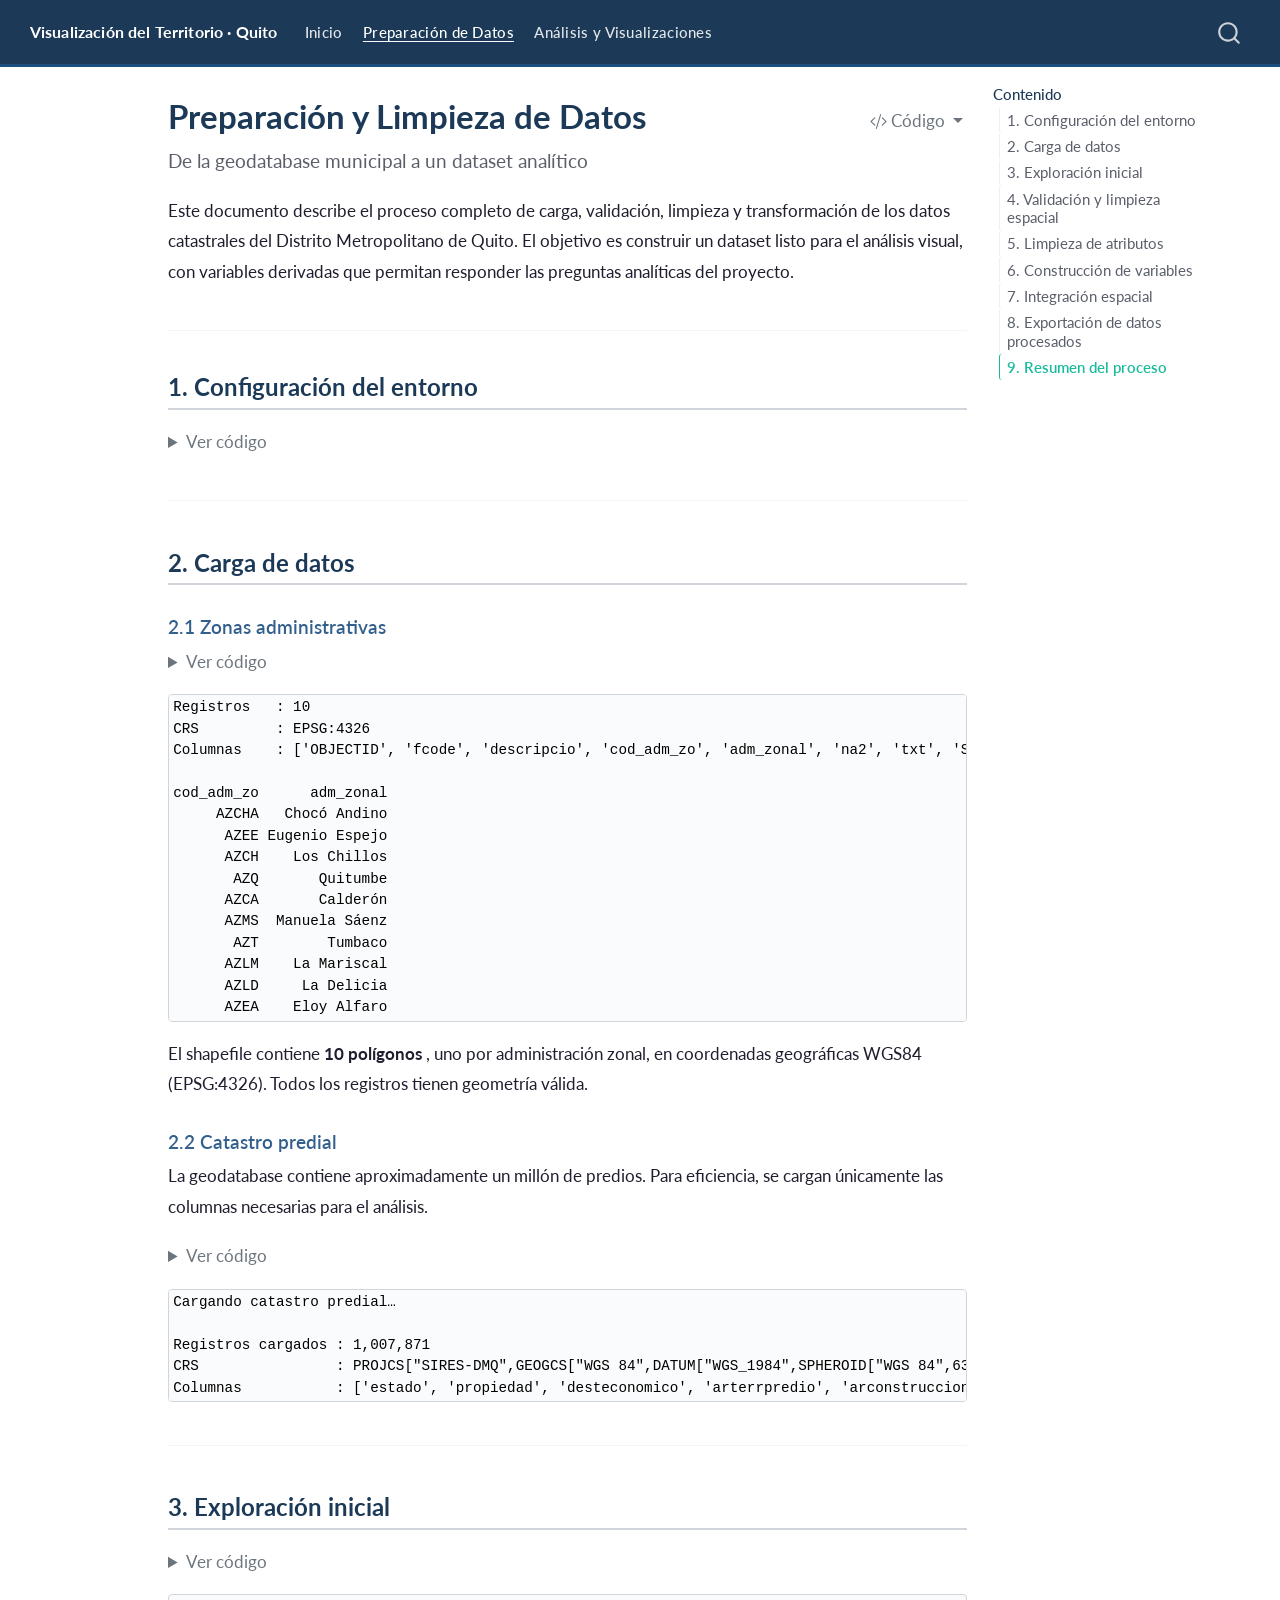
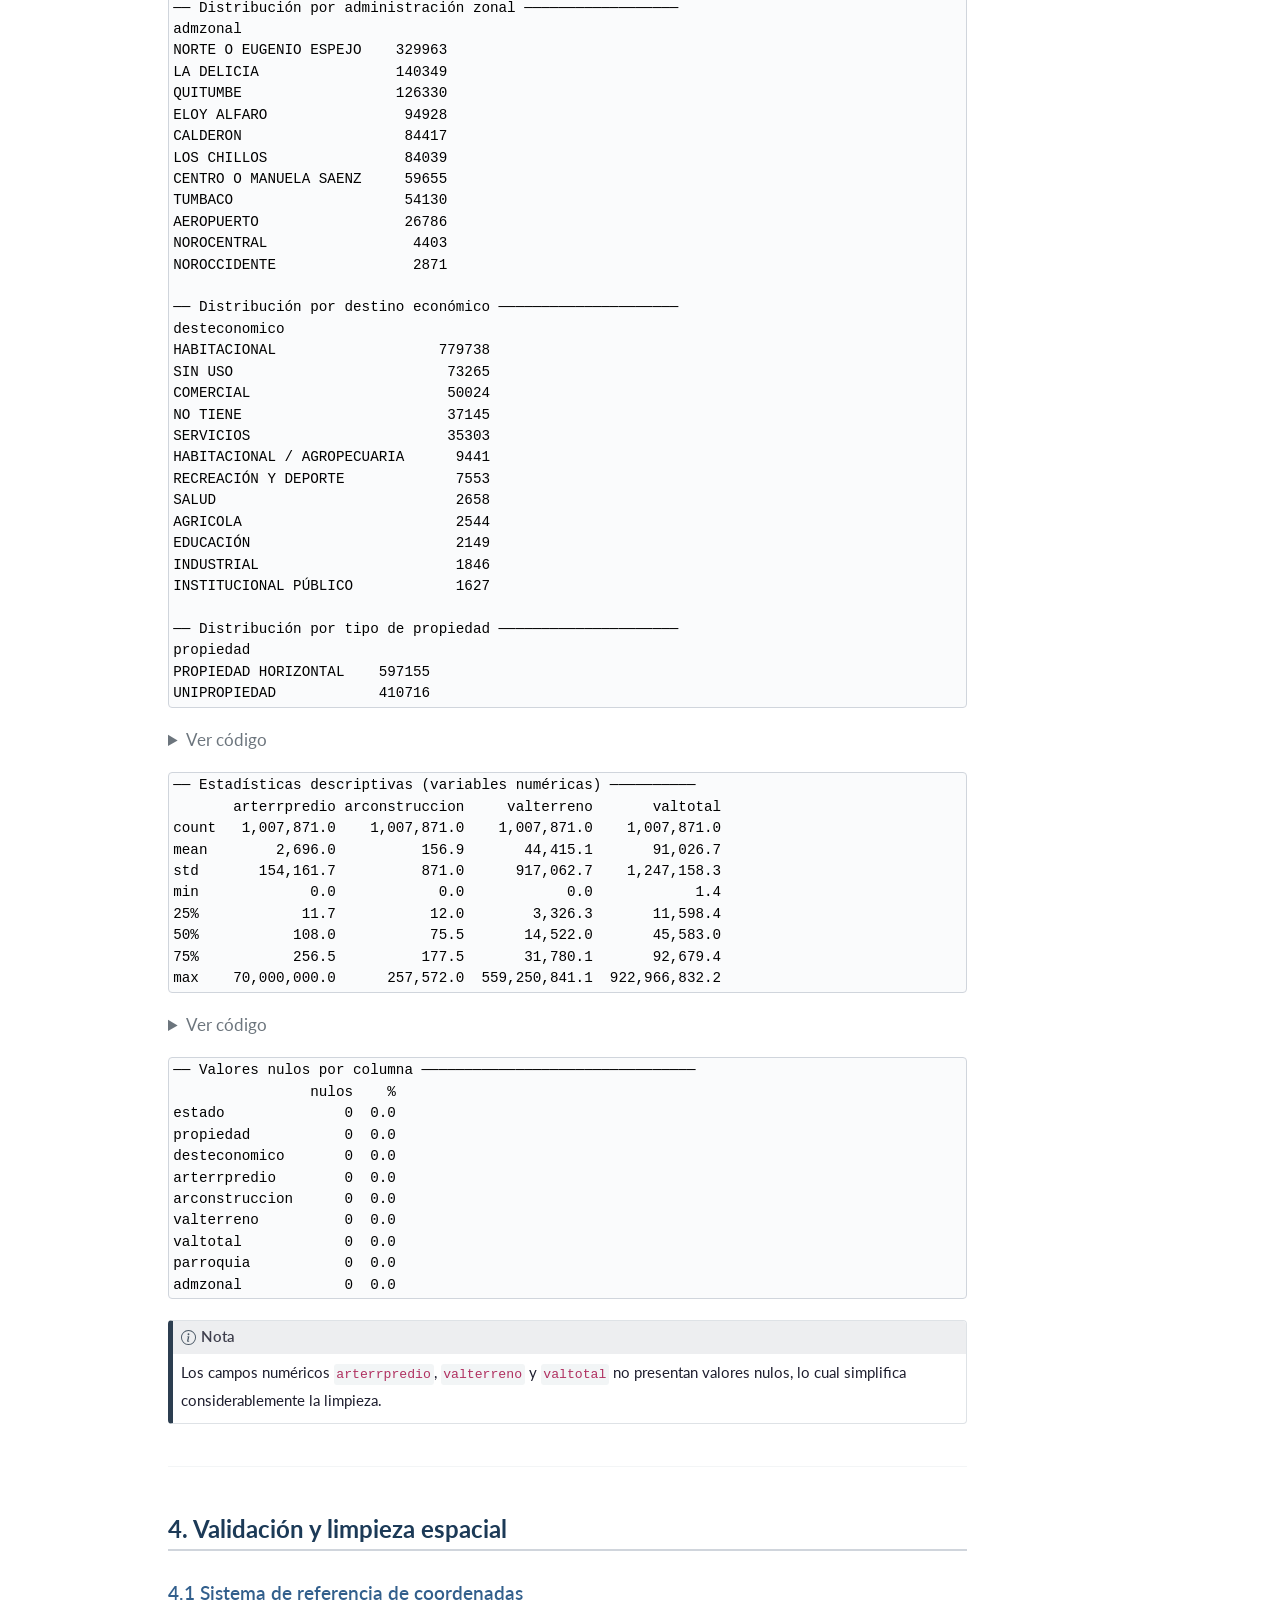
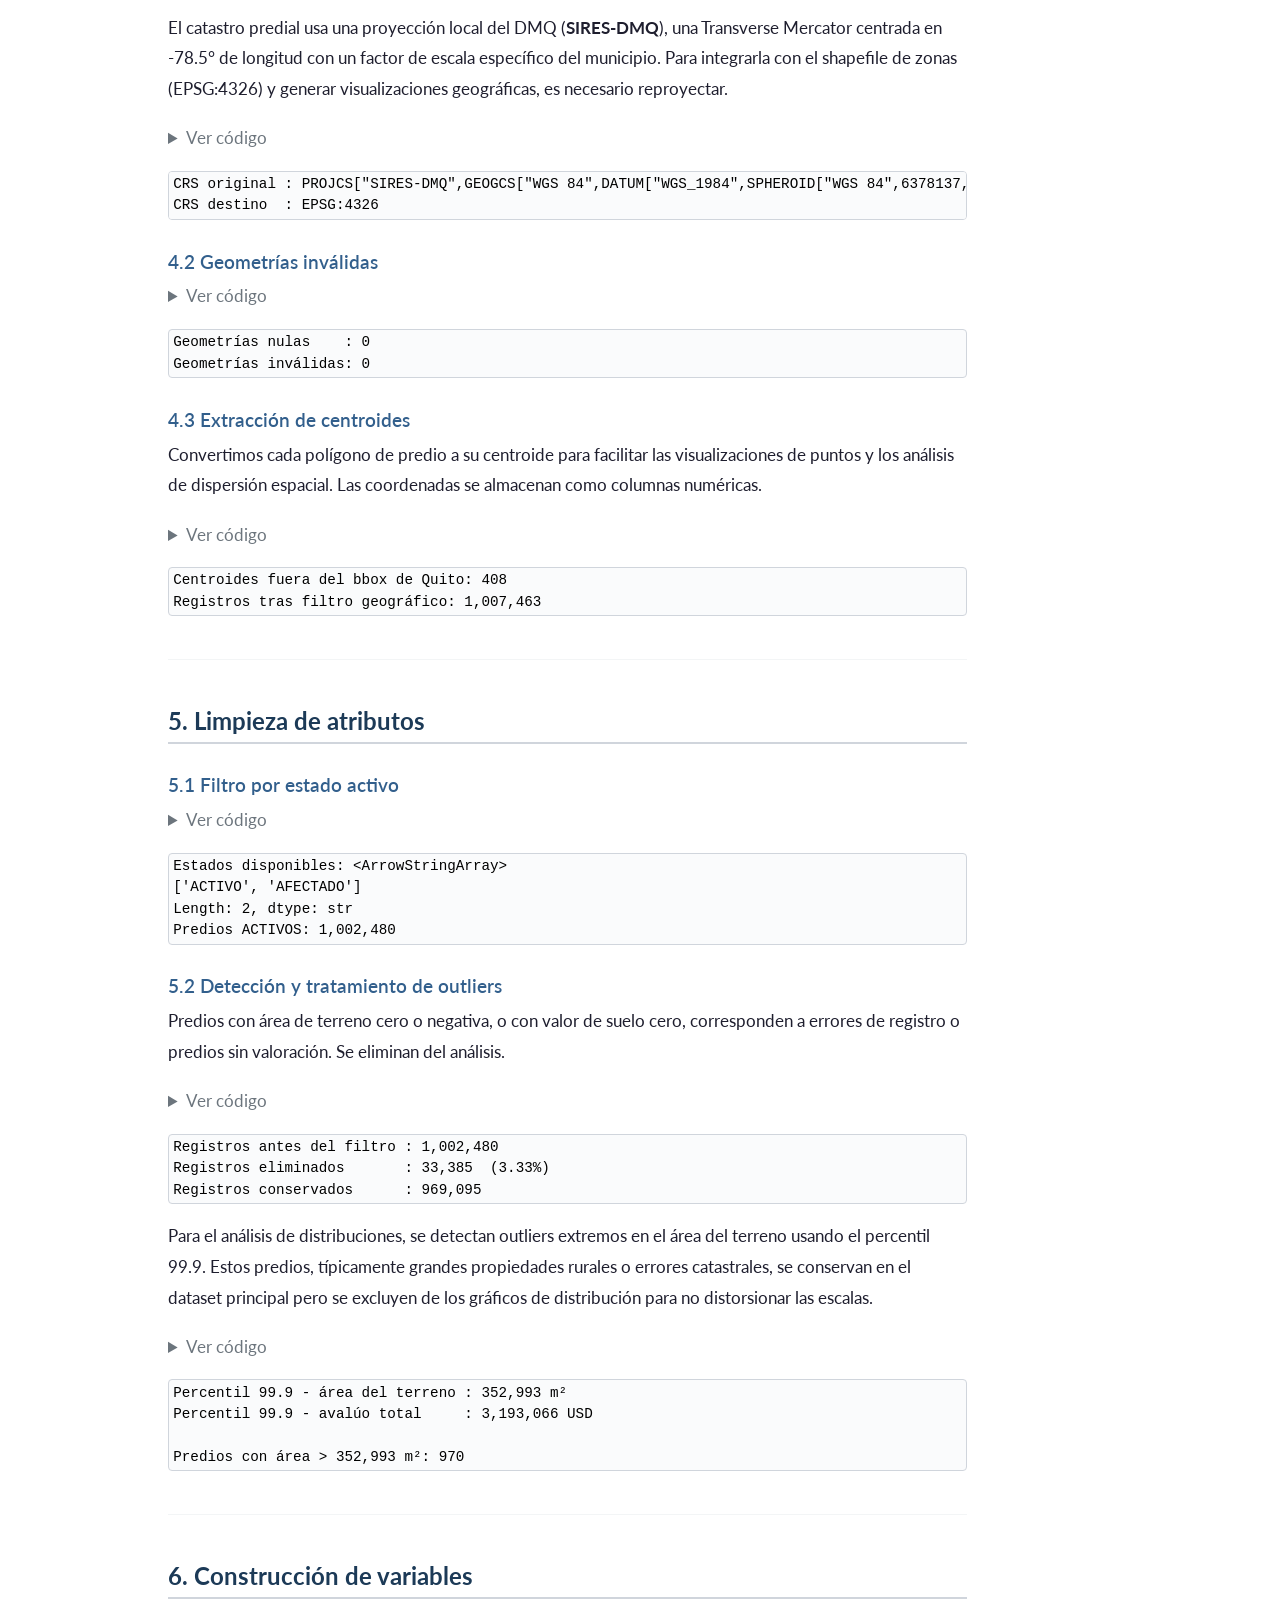
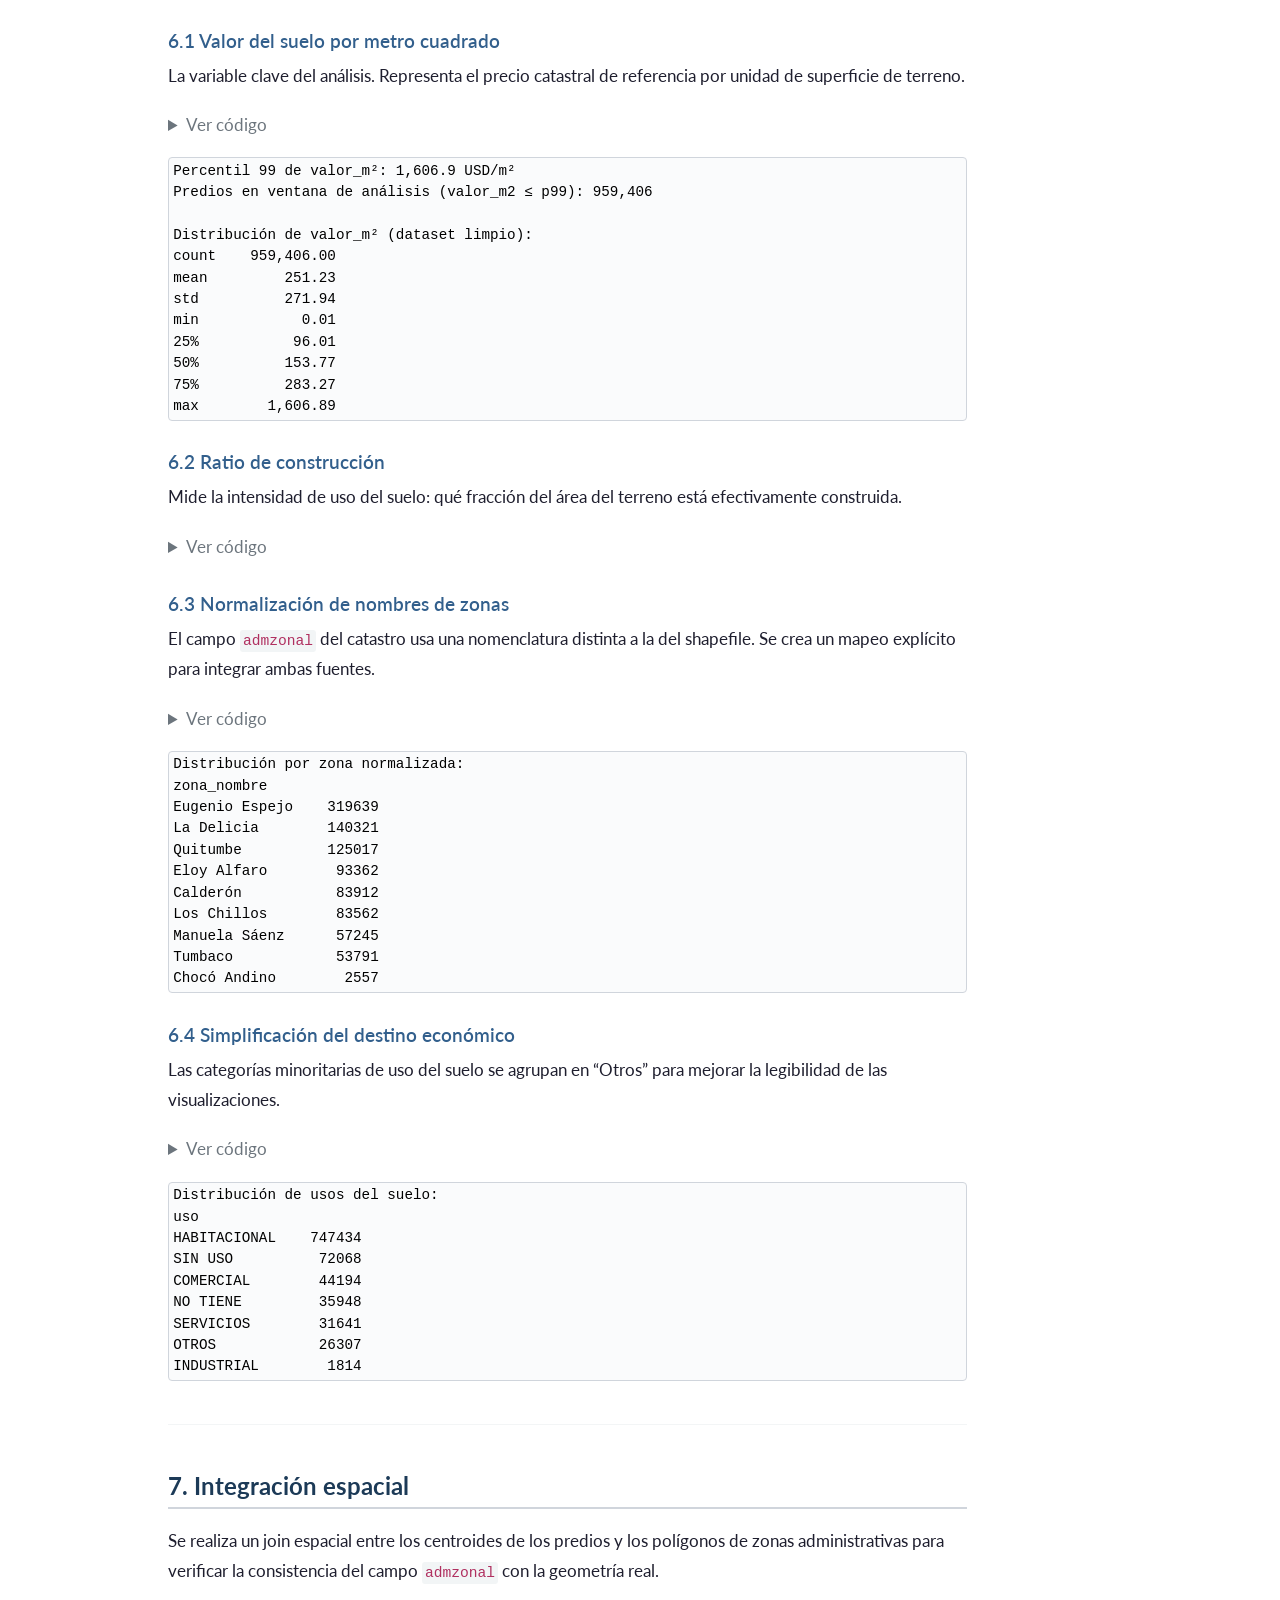
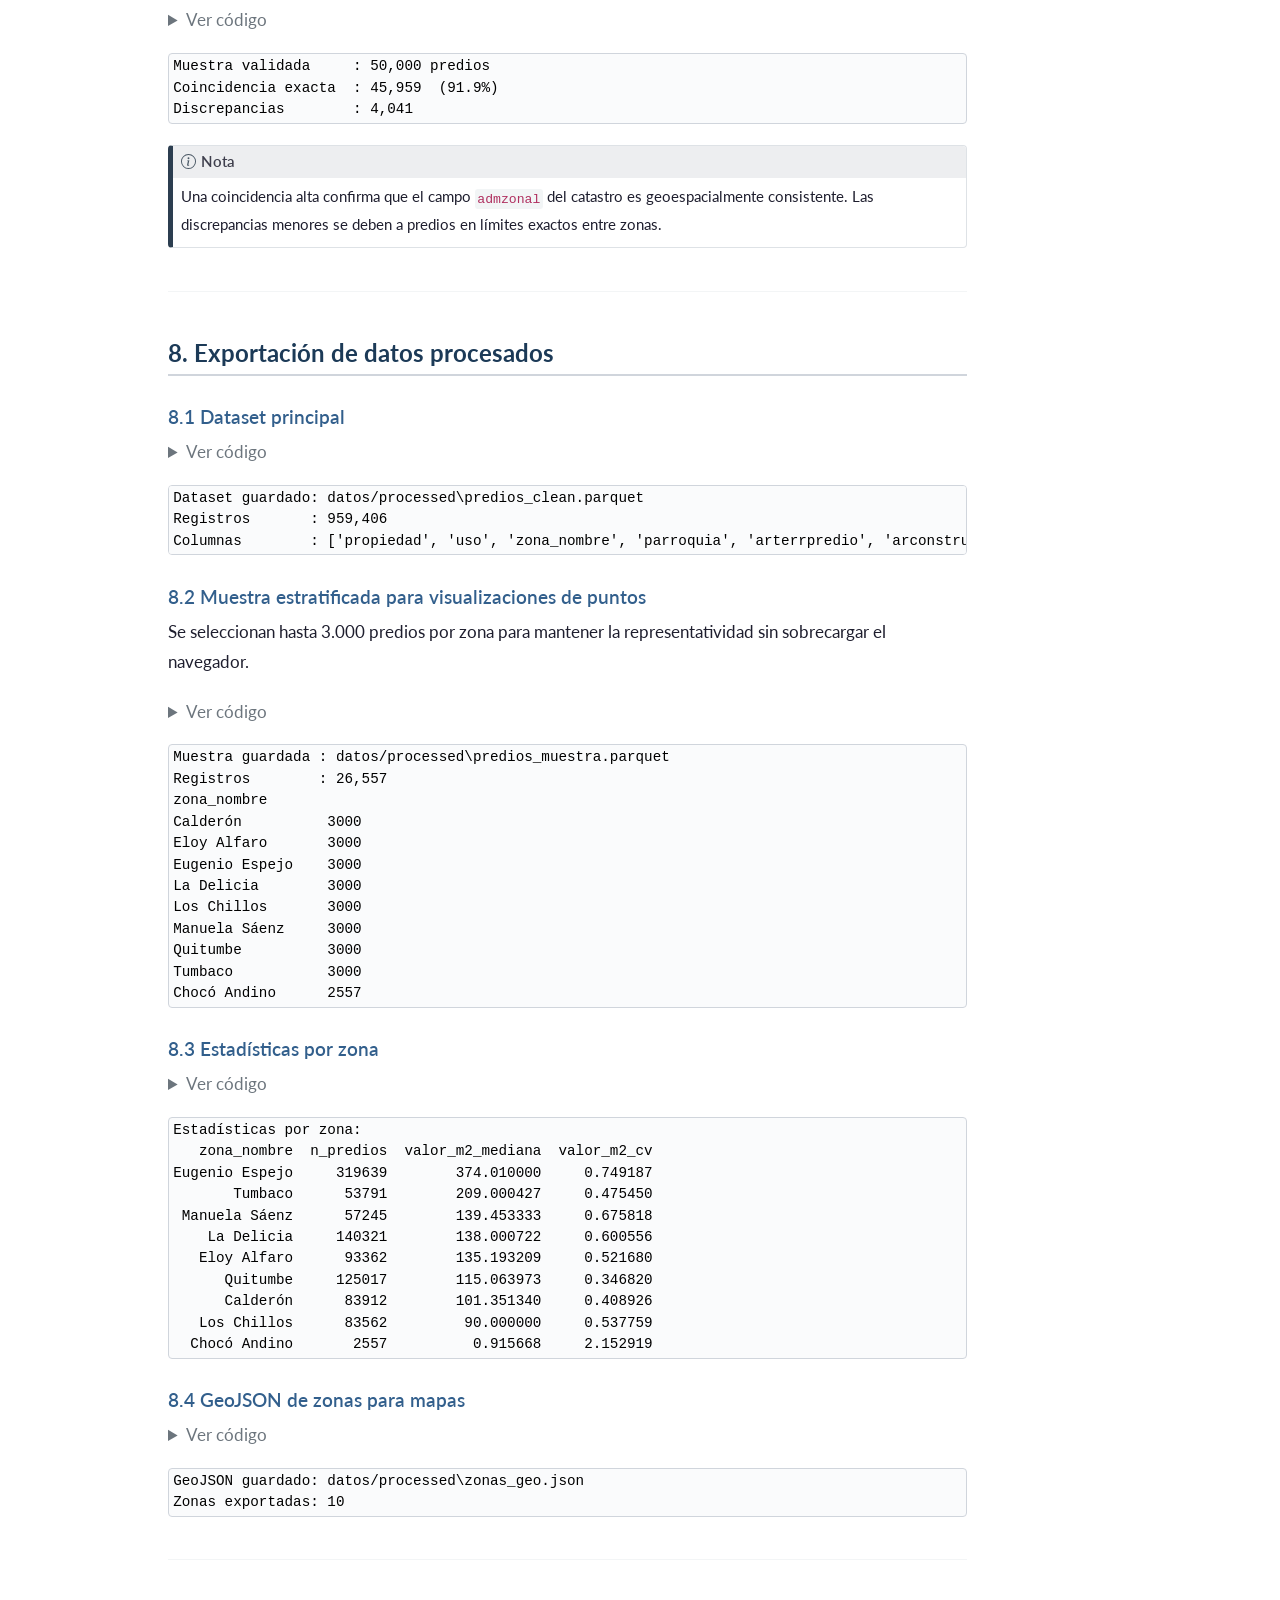
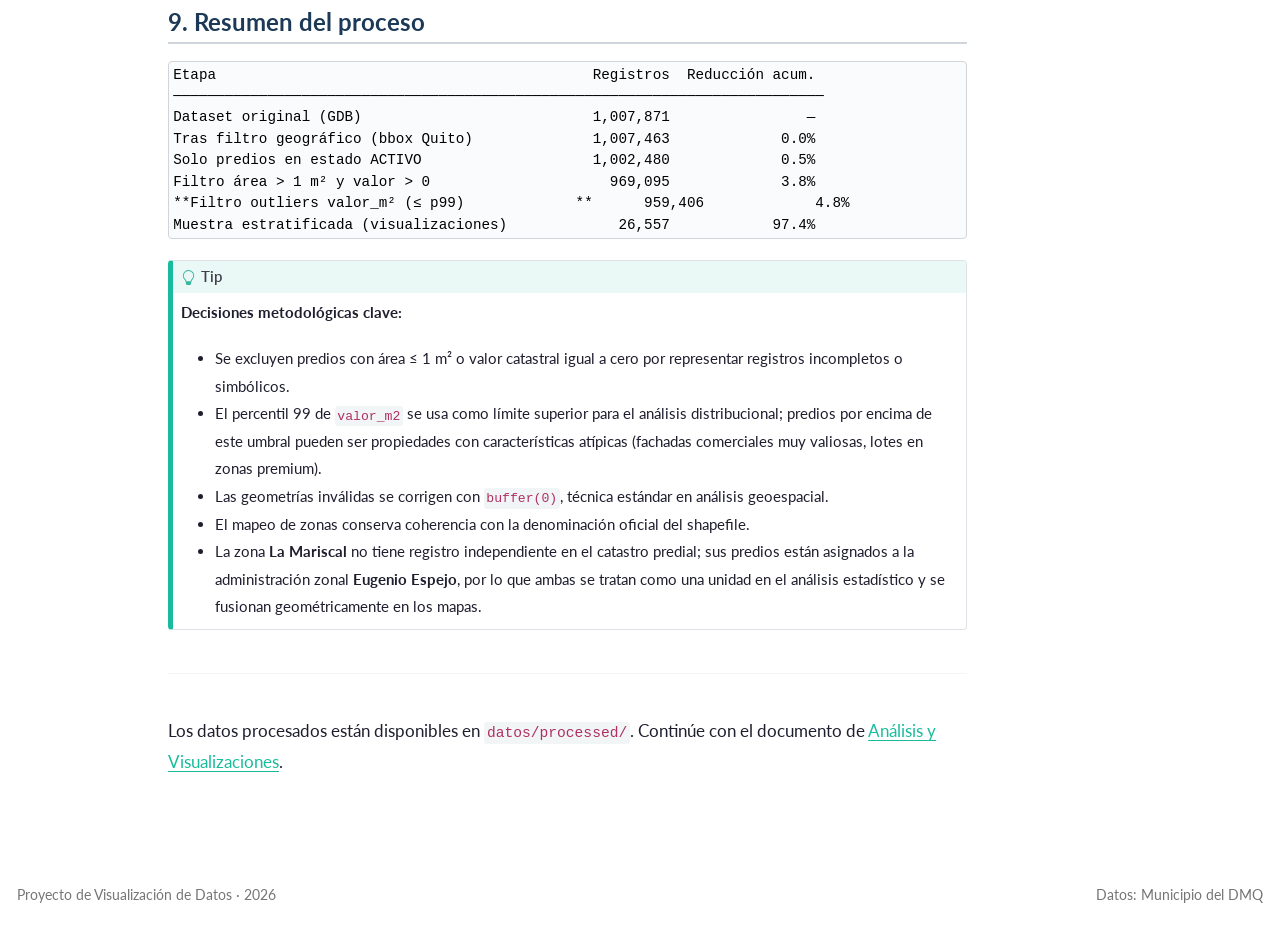
<file: docs/data_cleaning.html>
<!doctype html>
<html xmlns="http://www.w3.org/1999/xhtml" lang="es" xml:lang="es">
  <head>
    <meta charset="utf-8" />
    <meta name="generator" content="quarto-1.9.36" />

    <meta
      name="viewport"
      content="width=device-width, initial-scale=1.0, user-scalable=yes"
    />

    <meta name="author" content="Fausto Guano" />

    <title>
      Preparación y Limpieza de Datos – Visualización del Territorio · Quito
    </title>
    <style>
      /* Default styles provided by pandoc.
** See https://pandoc.org/MANUAL.html#variables-for-html for config info.
*/
      code {
        white-space: pre-wrap;
      }
      span.smallcaps {
        font-variant: small-caps;
      }
      div.columns {
        display: flex;
        gap: min(4vw, 1.5em);
      }
      div.column {
        flex: auto;
        overflow-x: auto;
      }
      div.hanging-indent {
        margin-left: 1.5em;
        text-indent: -1.5em;
      }
      ul.task-list {
        list-style: none;
      }
      ul.task-list li input[type="checkbox"] {
        width: 0.8em;
        margin: 0 0.8em 0.2em -1em; /* quarto-specific, see https://github.com/quarto-dev/quarto-cli/issues/4556 */
        vertical-align: middle;
      }
      /* CSS for syntax highlighting */
      html {
        -webkit-text-size-adjust: 100%;
      }
      pre > code.sourceCode {
        white-space: pre;
        position: relative;
      }
      pre > code.sourceCode > span {
        display: inline-block;
        line-height: 1.25;
      }
      pre > code.sourceCode > span:empty {
        height: 1.2em;
      }
      .sourceCode {
        overflow: visible;
      }
      code.sourceCode > span {
        color: inherit;
        text-decoration: inherit;
      }
      div.sourceCode {
        margin: 1em 0;
      }
      pre.sourceCode {
        margin: 0;
      }
      @media screen {
        div.sourceCode {
          overflow: auto;
        }
      }
      @media print {
        pre > code.sourceCode {
          white-space: pre-wrap;
        }
        pre > code.sourceCode > span {
          text-indent: -5em;
          padding-left: 5em;
        }
      }
      pre.numberSource code {
        counter-reset: source-line 0;
      }
      pre.numberSource code > span {
        position: relative;
        left: -4em;
        counter-increment: source-line;
      }
      pre.numberSource code > span > a:first-child::before {
        content: counter(source-line);
        position: relative;
        left: -1em;
        text-align: right;
        vertical-align: baseline;
        border: none;
        display: inline-block;
        -webkit-touch-callout: none;
        -webkit-user-select: none;
        -khtml-user-select: none;
        -moz-user-select: none;
        -ms-user-select: none;
        user-select: none;
        padding: 0 4px;
        width: 4em;
      }
      pre.numberSource {
        margin-left: 3em;
        padding-left: 4px;
      }
      div.sourceCode {
      }
      @media screen {
        pre > code.sourceCode > span > a:first-child::before {
          text-decoration: underline;
        }
      }
    </style>

    <script src="site_libs/quarto-nav/quarto-nav.js"></script>
    <script src="site_libs/quarto-nav/headroom.min.js"></script>
    <script src="site_libs/clipboard/clipboard.min.js"></script>
    <script src="site_libs/quarto-search/autocomplete.umd.js"></script>
    <script src="site_libs/quarto-search/fuse.min.js"></script>
    <script src="site_libs/quarto-search/quarto-search.js"></script>
    <meta name="quarto:offset" content="./" />
    <script src="site_libs/quarto-html/quarto.js" type="module"></script>
    <script
      src="site_libs/quarto-html/tabsets/tabsets.js"
      type="module"
    ></script>
    <script src="site_libs/quarto-html/popper.min.js"></script>
    <script src="site_libs/quarto-html/tippy.umd.min.js"></script>
    <script src="site_libs/quarto-html/anchor.min.js"></script>
    <link href="site_libs/quarto-html/tippy.css" rel="stylesheet" />
    <link
      href="site_libs/quarto-html/quarto-syntax-highlighting-a06763021a52c43c40a351ac8b799b8f.css"
      rel="stylesheet"
      id="quarto-text-highlighting-styles"
    />
    <script src="site_libs/bootstrap/bootstrap.min.js"></script>
    <link href="site_libs/bootstrap/bootstrap-icons.css" rel="stylesheet" />
    <link
      href="site_libs/bootstrap/bootstrap-09fdf1c988cf04e6fc3f8b602695d7e1.min.css"
      rel="stylesheet"
      append-hash="true"
      id="quarto-bootstrap"
      data-mode="light"
    />
    <script id="quarto-search-options" type="application/json">
      {
        "location": "navbar",
        "copy-button": false,
        "collapse-after": 3,
        "panel-placement": "end",
        "type": "overlay",
        "limit": 50,
        "keyboard-shortcut": ["f", "/", "s"],
        "show-item-context": false,
        "language": {
          "search-no-results-text": "No se han encontrado resultados",
          "search-matching-documents-text": "documentos encontrados",
          "search-copy-link-title": "Copiar el enlace en la búsqueda",
          "search-hide-matches-text": "Ocultar resultados adicionales",
          "search-more-match-text": "resultado adicional en este documento",
          "search-more-matches-text": "resultados adicionales en este documento",
          "search-clear-button-title": "Borrar",
          "search-text-placeholder": "",
          "search-detached-cancel-button-title": "Cancelar",
          "search-submit-button-title": "Enviar",
          "search-label": "Buscar"
        }
      }
    </script>
    <style>
      html {
        scroll-behavior: smooth;
      }
    </style>

    <link rel="stylesheet" href="styles.css" />
  </head>

  <body class="nav-fixed quarto-light">
    <div id="quarto-search-results"></div>
    <header id="quarto-header" class="headroom fixed-top">
      <nav class="navbar navbar-expand-lg" data-bs-theme="dark">
        <div class="navbar-container container-fluid">
          <div class="navbar-brand-container mx-auto">
            <a class="navbar-brand" href="./index.html">
              <span class="navbar-title"
                >Visualización del Territorio · Quito</span
              >
            </a>
          </div>
          <div id="quarto-search" class="" title="Buscar"></div>
          <button
            class="navbar-toggler"
            type="button"
            data-bs-toggle="collapse"
            data-bs-target="#navbarCollapse"
            aria-controls="navbarCollapse"
            role="menu"
            aria-expanded="false"
            aria-label="Navegación de palanca"
            onclick="
              if (window.quartoToggleHeadroom) {
                window.quartoToggleHeadroom();
              }
            "
          >
            <span class="navbar-toggler-icon"></span>
          </button>
          <div class="collapse navbar-collapse" id="navbarCollapse">
            <ul class="navbar-nav navbar-nav-scroll me-auto">
              <li class="nav-item">
                <a class="nav-link" href="./index.html">
                  <span class="menu-text">Inicio</span></a
                >
              </li>
              <li class="nav-item">
                <a
                  class="nav-link active"
                  href="./data_cleaning.html"
                  aria-current="page"
                >
                  <span class="menu-text">Preparación de Datos</span></a
                >
              </li>
              <li class="nav-item">
                <a class="nav-link" href="./visualizations.html">
                  <span class="menu-text">Análisis y Visualizaciones</span></a
                >
              </li>
            </ul>
          </div>
          <!-- /navcollapse -->
          <div class="quarto-navbar-tools"></div>
        </div>
        <!-- /container-fluid -->
      </nav>
    </header>
    <!-- content -->
    <div
      id="quarto-content"
      class="quarto-container page-columns page-rows-contents page-layout-article page-navbar"
    >
      <!-- sidebar -->
      <!-- margin-sidebar -->
      <div id="quarto-margin-sidebar" class="sidebar margin-sidebar">
        <nav id="TOC" role="doc-toc" class="toc-active">
          <h2 id="toc-title">Contenido</h2>

          <ul>
            <li>
              <a
                href="#configuración-del-entorno"
                id="toc-configuración-del-entorno"
                class="nav-link active"
                data-scroll-target="#configuración-del-entorno"
                >1. Configuración del entorno</a
              >
            </li>
            <li>
              <a
                href="#carga-de-datos"
                id="toc-carga-de-datos"
                class="nav-link"
                data-scroll-target="#carga-de-datos"
                >2. Carga de datos</a
              >
              <ul class="collapse">
                <li>
                  <a
                    href="#zonas-administrativas"
                    id="toc-zonas-administrativas"
                    class="nav-link"
                    data-scroll-target="#zonas-administrativas"
                    >2.1 Zonas administrativas</a
                  >
                </li>
                <li>
                  <a
                    href="#catastro-predial"
                    id="toc-catastro-predial"
                    class="nav-link"
                    data-scroll-target="#catastro-predial"
                    >2.2 Catastro predial</a
                  >
                </li>
              </ul>
            </li>
            <li>
              <a
                href="#exploración-inicial"
                id="toc-exploración-inicial"
                class="nav-link"
                data-scroll-target="#exploración-inicial"
                >3. Exploración inicial</a
              >
            </li>
            <li>
              <a
                href="#validación-y-limpieza-espacial"
                id="toc-validación-y-limpieza-espacial"
                class="nav-link"
                data-scroll-target="#validación-y-limpieza-espacial"
                >4. Validación y limpieza espacial</a
              >
              <ul class="collapse">
                <li>
                  <a
                    href="#sistema-de-referencia-de-coordenadas"
                    id="toc-sistema-de-referencia-de-coordenadas"
                    class="nav-link"
                    data-scroll-target="#sistema-de-referencia-de-coordenadas"
                    >4.1 Sistema de referencia de coordenadas</a
                  >
                </li>
                <li>
                  <a
                    href="#geometrías-inválidas"
                    id="toc-geometrías-inválidas"
                    class="nav-link"
                    data-scroll-target="#geometrías-inválidas"
                    >4.2 Geometrías inválidas</a
                  >
                </li>
                <li>
                  <a
                    href="#extracción-de-centroides"
                    id="toc-extracción-de-centroides"
                    class="nav-link"
                    data-scroll-target="#extracción-de-centroides"
                    >4.3 Extracción de centroides</a
                  >
                </li>
              </ul>
            </li>
            <li>
              <a
                href="#limpieza-de-atributos"
                id="toc-limpieza-de-atributos"
                class="nav-link"
                data-scroll-target="#limpieza-de-atributos"
                >5. Limpieza de atributos</a
              >
              <ul class="collapse">
                <li>
                  <a
                    href="#filtro-por-estado-activo"
                    id="toc-filtro-por-estado-activo"
                    class="nav-link"
                    data-scroll-target="#filtro-por-estado-activo"
                    >5.1 Filtro por estado activo</a
                  >
                </li>
                <li>
                  <a
                    href="#detección-y-tratamiento-de-outliers"
                    id="toc-detección-y-tratamiento-de-outliers"
                    class="nav-link"
                    data-scroll-target="#detección-y-tratamiento-de-outliers"
                    >5.2 Detección y tratamiento de outliers</a
                  >
                </li>
              </ul>
            </li>
            <li>
              <a
                href="#construcción-de-variables"
                id="toc-construcción-de-variables"
                class="nav-link"
                data-scroll-target="#construcción-de-variables"
                >6. Construcción de variables</a
              >
              <ul class="collapse">
                <li>
                  <a
                    href="#valor-del-suelo-por-metro-cuadrado"
                    id="toc-valor-del-suelo-por-metro-cuadrado"
                    class="nav-link"
                    data-scroll-target="#valor-del-suelo-por-metro-cuadrado"
                    >6.1 Valor del suelo por metro cuadrado</a
                  >
                </li>
                <li>
                  <a
                    href="#ratio-de-construcción"
                    id="toc-ratio-de-construcción"
                    class="nav-link"
                    data-scroll-target="#ratio-de-construcción"
                    >6.2 Ratio de construcción</a
                  >
                </li>
                <li>
                  <a
                    href="#normalización-de-nombres-de-zonas"
                    id="toc-normalización-de-nombres-de-zonas"
                    class="nav-link"
                    data-scroll-target="#normalización-de-nombres-de-zonas"
                    >6.3 Normalización de nombres de zonas</a
                  >
                </li>
                <li>
                  <a
                    href="#simplificación-del-destino-económico"
                    id="toc-simplificación-del-destino-económico"
                    class="nav-link"
                    data-scroll-target="#simplificación-del-destino-económico"
                    >6.4 Simplificación del destino económico</a
                  >
                </li>
              </ul>
            </li>
            <li>
              <a
                href="#integración-espacial"
                id="toc-integración-espacial"
                class="nav-link"
                data-scroll-target="#integración-espacial"
                >7. Integración espacial</a
              >
            </li>
            <li>
              <a
                href="#exportación-de-datos-procesados"
                id="toc-exportación-de-datos-procesados"
                class="nav-link"
                data-scroll-target="#exportación-de-datos-procesados"
                >8. Exportación de datos procesados</a
              >
              <ul class="collapse">
                <li>
                  <a
                    href="#dataset-principal"
                    id="toc-dataset-principal"
                    class="nav-link"
                    data-scroll-target="#dataset-principal"
                    >8.1 Dataset principal</a
                  >
                </li>
                <li>
                  <a
                    href="#muestra-estratificada-para-visualizaciones-de-puntos"
                    id="toc-muestra-estratificada-para-visualizaciones-de-puntos"
                    class="nav-link"
                    data-scroll-target="#muestra-estratificada-para-visualizaciones-de-puntos"
                    >8.2 Muestra estratificada para visualizaciones de puntos</a
                  >
                </li>
                <li>
                  <a
                    href="#estadísticas-por-zona"
                    id="toc-estadísticas-por-zona"
                    class="nav-link"
                    data-scroll-target="#estadísticas-por-zona"
                    >8.3 Estadísticas por zona</a
                  >
                </li>
                <li>
                  <a
                    href="#geojson-de-zonas-para-mapas"
                    id="toc-geojson-de-zonas-para-mapas"
                    class="nav-link"
                    data-scroll-target="#geojson-de-zonas-para-mapas"
                    >8.4 GeoJSON de zonas para mapas</a
                  >
                </li>
              </ul>
            </li>
            <li>
              <a
                href="#resumen-del-proceso"
                id="toc-resumen-del-proceso"
                class="nav-link"
                data-scroll-target="#resumen-del-proceso"
                >9. Resumen del proceso</a
              >
            </li>
          </ul>
        </nav>
      </div>
      <!-- main -->
      <main class="content" id="quarto-document-content">
        <header id="title-block-header" class="quarto-title-block default">
          <div class="quarto-title">
            <div class="quarto-title-block">
              <div>
                <h1 class="title">Preparación y Limpieza de Datos</h1>
                <button
                  type="button"
                  class="btn code-tools-button dropdown-toggle"
                  id="quarto-code-tools-menu"
                  data-bs-toggle="dropdown"
                  aria-expanded="false"
                >
                  <i class="bi"></i> Código
                </button>
                <ul
                  class="dropdown-menu dropdown-menu-end"
                  aria-labelelledby="quarto-code-tools-menu"
                >
                  <li>
                    <a
                      id="quarto-show-all-code"
                      class="dropdown-item"
                      href="javascript:void(0)"
                      role="button"
                      >Mostrar todo el código</a
                    >
                  </li>
                  <li>
                    <a
                      id="quarto-hide-all-code"
                      class="dropdown-item"
                      href="javascript:void(0)"
                      role="button"
                      >Ocultar todo el código</a
                    >
                  </li>
                  <li><hr class="dropdown-divider" /></li>
                  <li>
                    <a
                      id="quarto-view-source"
                      class="dropdown-item"
                      href="javascript:void(0)"
                      role="button"
                      >Ver el código fuente</a
                    >
                  </li>
                </ul>
              </div>
            </div>
            <p class="subtitle lead">
              De la geodatabase municipal a un dataset analítico
            </p>
          </div>
        </header>

        <p>
          Este documento describe el proceso completo de carga, validación,
          limpieza y transformación de los datos catastrales del Distrito
          Metropolitano de Quito. El objetivo es construir un dataset listo para
          el análisis visual, con variables derivadas que permitan responder las
          preguntas analíticas del proyecto.
        </p>
        <hr />
        <section id="configuración-del-entorno" class="level2">
          <h2 class="anchored" data-anchor-id="configuración-del-entorno">
            1. Configuración del entorno
          </h2>
          <div id="setup" class="cell" data-execution_count="1">
            <details class="code-fold">
              <summary>Ver código</summary>
              <div class="code-copy-outer-scaffold">
                <div class="sourceCode cell-code" id="cb1">
                  <pre
                    class="sourceCode python code-with-copy"
                  ><code class="sourceCode python"><span id="cb1-1"><a href="#cb1-1" aria-hidden="true" tabindex="-1"></a><span class="im">import</span> os</span>
<span id="cb1-2"><a href="#cb1-2" aria-hidden="true" tabindex="-1"></a><span class="im">import</span> json</span>
<span id="cb1-3"><a href="#cb1-3" aria-hidden="true" tabindex="-1"></a><span class="im">import</span> warnings</span>
<span id="cb1-4"><a href="#cb1-4" aria-hidden="true" tabindex="-1"></a><span class="im">import</span> numpy <span class="im">as</span> np</span>
<span id="cb1-5"><a href="#cb1-5" aria-hidden="true" tabindex="-1"></a><span class="im">import</span> pandas <span class="im">as</span> pd</span>
<span id="cb1-6"><a href="#cb1-6" aria-hidden="true" tabindex="-1"></a><span class="im">import</span> geopandas <span class="im">as</span> gpd</span>
<span id="cb1-7"><a href="#cb1-7" aria-hidden="true" tabindex="-1"></a><span class="im">import</span> pyogrio</span>
<span id="cb1-8"><a href="#cb1-8" aria-hidden="true" tabindex="-1"></a></span>
<span id="cb1-9"><a href="#cb1-9" aria-hidden="true" tabindex="-1"></a>warnings.filterwarnings(<span class="st">"ignore"</span>)</span>
<span id="cb1-10"><a href="#cb1-10" aria-hidden="true" tabindex="-1"></a></span>
<span id="cb1-11"><a href="#cb1-11" aria-hidden="true" tabindex="-1"></a><span class="co"># ── Rutas ──────────────────────────────────────────────</span></span>
<span id="cb1-12"><a href="#cb1-12" aria-hidden="true" tabindex="-1"></a>GDB_PATH  <span class="op">=</span> <span class="st">"datos/CATASTRO_PREDIAL.gdb/CATASTRO_PREDIAL.gdb"</span></span>
<span id="cb1-13"><a href="#cb1-13" aria-hidden="true" tabindex="-1"></a>SHP_PATH  <span class="op">=</span> <span class="st">"datos/Administraciones_Zonales/organizacion_territorial_zonal_a.shp"</span></span>
<span id="cb1-14"><a href="#cb1-14" aria-hidden="true" tabindex="-1"></a>PROC_DIR  <span class="op">=</span> <span class="st">"datos/processed"</span></span>
<span id="cb1-15"><a href="#cb1-15" aria-hidden="true" tabindex="-1"></a></span>
<span id="cb1-16"><a href="#cb1-16" aria-hidden="true" tabindex="-1"></a>os.makedirs(PROC_DIR, exist_ok<span class="op">=</span><span class="va">True</span>)</span>
<span id="cb1-17"><a href="#cb1-17" aria-hidden="true" tabindex="-1"></a></span>
<span id="cb1-18"><a href="#cb1-18" aria-hidden="true" tabindex="-1"></a>PREDIOS_PARQUET  <span class="op">=</span> os.path.join(PROC_DIR, <span class="st">"predios_clean.parquet"</span>)</span>
<span id="cb1-19"><a href="#cb1-19" aria-hidden="true" tabindex="-1"></a>MUESTRA_PARQUET  <span class="op">=</span> os.path.join(PROC_DIR, <span class="st">"predios_muestra.parquet"</span>)</span>
<span id="cb1-20"><a href="#cb1-20" aria-hidden="true" tabindex="-1"></a>ZONAS_STATS      <span class="op">=</span> os.path.join(PROC_DIR, <span class="st">"zonas_stats.parquet"</span>)</span>
<span id="cb1-21"><a href="#cb1-21" aria-hidden="true" tabindex="-1"></a>ZONAS_GEOJSON    <span class="op">=</span> os.path.join(PROC_DIR, <span class="st">"zonas_geo.json"</span>)</span>
<span id="cb1-22"><a href="#cb1-22" aria-hidden="true" tabindex="-1"></a></span>
<span id="cb1-23"><a href="#cb1-23" aria-hidden="true" tabindex="-1"></a><span class="bu">print</span>(<span class="st">"Entorno configurado."</span>)</span>
<span id="cb1-24"><a href="#cb1-24" aria-hidden="true" tabindex="-1"></a><span class="bu">print</span>(<span class="ss">f"  geopandas : </span><span class="sc">{</span>gpd<span class="sc">.</span>__version__<span class="sc">}</span><span class="ss">"</span>)</span>
<span id="cb1-25"><a href="#cb1-25" aria-hidden="true" tabindex="-1"></a><span class="bu">print</span>(<span class="ss">f"  pandas    : </span><span class="sc">{</span>pd<span class="sc">.</span>__version__<span class="sc">}</span><span class="ss">"</span>)</span>
<span id="cb1-26"><a href="#cb1-26" aria-hidden="true" tabindex="-1"></a><span class="bu">print</span>(<span class="ss">f"  pyogrio   : </span><span class="sc">{</span>pyogrio<span class="sc">.</span>__version__<span class="sc">}</span><span class="ss">"</span>)</span></code></pre>
                </div>
                <button title="Copiar al portapapeles" class="code-copy-button">
                  <i class="bi"></i>
                </button>
              </div>
            </details>
          </div>
          <hr />
        </section>
        <section id="carga-de-datos" class="level2">
          <h2 class="anchored" data-anchor-id="carga-de-datos">
            2. Carga de datos
          </h2>
          <section id="zonas-administrativas" class="level3">
            <h3 class="anchored" data-anchor-id="zonas-administrativas">
              2.1 Zonas administrativas
            </h3>
            <div id="carga-zonas" class="cell" data-execution_count="2">
              <details class="code-fold">
                <summary>Ver código</summary>
                <div class="code-copy-outer-scaffold">
                  <div class="sourceCode cell-code" id="cb2">
                    <pre
                      class="sourceCode python code-with-copy"
                    ><code class="sourceCode python"><span id="cb2-1"><a href="#cb2-1" aria-hidden="true" tabindex="-1"></a>zonas <span class="op">=</span> gpd.read_file(SHP_PATH)</span>
<span id="cb2-2"><a href="#cb2-2" aria-hidden="true" tabindex="-1"></a></span>
<span id="cb2-3"><a href="#cb2-3" aria-hidden="true" tabindex="-1"></a><span class="bu">print</span>(<span class="ss">f"Registros   : </span><span class="sc">{</span><span class="bu">len</span>(zonas)<span class="sc">}</span><span class="ss">"</span>)</span>
<span id="cb2-4"><a href="#cb2-4" aria-hidden="true" tabindex="-1"></a><span class="bu">print</span>(<span class="ss">f"CRS         : </span><span class="sc">{</span>zonas<span class="sc">.</span>crs<span class="sc">}</span><span class="ss">"</span>)</span>
<span id="cb2-5"><a href="#cb2-5" aria-hidden="true" tabindex="-1"></a><span class="bu">print</span>(<span class="ss">f"Columnas    : </span><span class="sc">{</span><span class="bu">list</span>(zonas.columns)<span class="sc">}</span><span class="ss">"</span>)</span>
<span id="cb2-6"><a href="#cb2-6" aria-hidden="true" tabindex="-1"></a><span class="bu">print</span>()</span>
<span id="cb2-7"><a href="#cb2-7" aria-hidden="true" tabindex="-1"></a><span class="bu">print</span>(zonas[[<span class="st">"cod_adm_zo"</span>, <span class="st">"adm_zonal"</span>]].to_string(index<span class="op">=</span><span class="va">False</span>))</span></code></pre>
                  </div>
                  <button
                    title="Copiar al portapapeles"
                    class="code-copy-button"
                  >
                    <i class="bi"></i>
                  </button>
                </div>
              </details>
              <div class="cell-output cell-output-stdout">
                <pre><code>Registros   : 10
CRS         : EPSG:4326
Columnas    : ['OBJECTID', 'fcode', 'descripcio', 'cod_adm_zo', 'adm_zonal', 'na2', 'txt', 'Shape_Leng', 'Shape_Area', 'geometry']

cod_adm_zo      adm_zonal
     AZCHA   Chocó Andino
      AZEE Eugenio Espejo
      AZCH    Los Chillos
       AZQ       Quitumbe
      AZCA       Calderón
      AZMS  Manuela Sáenz
       AZT        Tumbaco
      AZLM    La Mariscal
      AZLD     La Delicia
      AZEA    Eloy Alfaro</code></pre>
              </div>
            </div>
            <p>
              El shapefile contiene <strong>10 polígonos</strong> , uno por
              administración zonal, en coordenadas geográficas WGS84
              (EPSG:4326). Todos los registros tienen geometría válida.
            </p>
          </section>
          <section id="catastro-predial" class="level3">
            <h3 class="anchored" data-anchor-id="catastro-predial">
              2.2 Catastro predial
            </h3>
            <p>
              La geodatabase contiene aproximadamente un millón de predios. Para
              eficiencia, se cargan únicamente las columnas necesarias para el
              análisis.
            </p>
            <div id="carga-predios" class="cell" data-execution_count="3">
              <details class="code-fold">
                <summary>Ver código</summary>
                <div class="code-copy-outer-scaffold">
                  <div class="sourceCode cell-code" id="cb4">
                    <pre
                      class="sourceCode python code-with-copy"
                    ><code class="sourceCode python"><span id="cb4-1"><a href="#cb4-1" aria-hidden="true" tabindex="-1"></a>COLS <span class="op">=</span> [</span>
<span id="cb4-2"><a href="#cb4-2" aria-hidden="true" tabindex="-1"></a>    <span class="st">"estado"</span>, <span class="st">"propiedad"</span>, <span class="st">"desteconomico"</span>,</span>
<span id="cb4-3"><a href="#cb4-3" aria-hidden="true" tabindex="-1"></a>    <span class="st">"arterrpredio"</span>, <span class="st">"arconstruccion"</span>,</span>
<span id="cb4-4"><a href="#cb4-4" aria-hidden="true" tabindex="-1"></a>    <span class="st">"valterreno"</span>, <span class="st">"valtotal"</span>,</span>
<span id="cb4-5"><a href="#cb4-5" aria-hidden="true" tabindex="-1"></a>    <span class="st">"parroquia"</span>, <span class="st">"admzonal"</span>,</span>
<span id="cb4-6"><a href="#cb4-6" aria-hidden="true" tabindex="-1"></a>]</span>
<span id="cb4-7"><a href="#cb4-7" aria-hidden="true" tabindex="-1"></a></span>
<span id="cb4-8"><a href="#cb4-8" aria-hidden="true" tabindex="-1"></a><span class="bu">print</span>(<span class="st">"Cargando catastro predial…"</span>)</span>
<span id="cb4-9"><a href="#cb4-9" aria-hidden="true" tabindex="-1"></a>predios_raw <span class="op">=</span> pyogrio.read_dataframe(GDB_PATH, layer<span class="op">=</span><span class="st">"PREDIO"</span>, columns<span class="op">=</span>COLS)</span>
<span id="cb4-10"><a href="#cb4-10" aria-hidden="true" tabindex="-1"></a></span>
<span id="cb4-11"><a href="#cb4-11" aria-hidden="true" tabindex="-1"></a><span class="bu">print</span>(<span class="ss">f"</span><span class="ch">\n</span><span class="ss">Registros cargados : </span><span class="sc">{</span><span class="bu">len</span>(predios_raw)<span class="sc">:,}</span><span class="ss">"</span>)</span>
<span id="cb4-12"><a href="#cb4-12" aria-hidden="true" tabindex="-1"></a><span class="bu">print</span>(<span class="ss">f"CRS                : </span><span class="sc">{</span>predios_raw<span class="sc">.</span>crs<span class="sc">}</span><span class="ss">"</span>)</span>
<span id="cb4-13"><a href="#cb4-13" aria-hidden="true" tabindex="-1"></a><span class="bu">print</span>(<span class="ss">f"Columnas           : </span><span class="sc">{</span><span class="bu">list</span>(predios_raw.columns)<span class="sc">}</span><span class="ss">"</span>)</span></code></pre>
                  </div>
                  <button
                    title="Copiar al portapapeles"
                    class="code-copy-button"
                  >
                    <i class="bi"></i>
                  </button>
                </div>
              </details>
              <div class="cell-output cell-output-stdout">
                <pre><code>Cargando catastro predial…

Registros cargados : 1,007,871
CRS                : PROJCS["SIRES-DMQ",GEOGCS["WGS 84",DATUM["WGS_1984",SPHEROID["WGS 84",6378137,298.257223563,AUTHORITY["EPSG","7030"]],AUTHORITY["EPSG","6326"]],PRIMEM["Greenwich",0],UNIT["Degree",0.0174532925199433]],PROJECTION["Transverse_Mercator"],PARAMETER["latitude_of_origin",0],PARAMETER["central_meridian",-78.5],PARAMETER["scale_factor",1.0004584],PARAMETER["false_easting",500000],PARAMETER["false_northing",10000000],UNIT["metre",1,AUTHORITY["EPSG","9001"]],AXIS["Easting",EAST],AXIS["Northing",NORTH]]
Columnas           : ['estado', 'propiedad', 'desteconomico', 'arterrpredio', 'arconstruccion', 'valterreno', 'valtotal', 'parroquia', 'admzonal', 'geometry']</code></pre>
              </div>
            </div>
            <hr />
          </section>
        </section>
        <section id="exploración-inicial" class="level2">
          <h2 class="anchored" data-anchor-id="exploración-inicial">
            3. Exploración inicial
          </h2>
          <div id="exploracion" class="cell" data-execution_count="4">
            <details class="code-fold">
              <summary>Ver código</summary>
              <div class="code-copy-outer-scaffold">
                <div class="sourceCode cell-code" id="cb6">
                  <pre
                    class="sourceCode python code-with-copy"
                  ><code class="sourceCode python"><span id="cb6-1"><a href="#cb6-1" aria-hidden="true" tabindex="-1"></a><span class="bu">print</span>(<span class="st">"── Distribución por administración zonal ──────────────────"</span>)</span>
<span id="cb6-2"><a href="#cb6-2" aria-hidden="true" tabindex="-1"></a><span class="bu">print</span>(predios_raw[<span class="st">"admzonal"</span>].value_counts().to_string())</span>
<span id="cb6-3"><a href="#cb6-3" aria-hidden="true" tabindex="-1"></a></span>
<span id="cb6-4"><a href="#cb6-4" aria-hidden="true" tabindex="-1"></a><span class="bu">print</span>(<span class="st">"</span><span class="ch">\n</span><span class="st">── Distribución por destino económico ─────────────────────"</span>)</span>
<span id="cb6-5"><a href="#cb6-5" aria-hidden="true" tabindex="-1"></a><span class="bu">print</span>(predios_raw[<span class="st">"desteconomico"</span>].value_counts().head(<span class="dv">12</span>).to_string())</span>
<span id="cb6-6"><a href="#cb6-6" aria-hidden="true" tabindex="-1"></a></span>
<span id="cb6-7"><a href="#cb6-7" aria-hidden="true" tabindex="-1"></a><span class="bu">print</span>(<span class="st">"</span><span class="ch">\n</span><span class="st">── Distribución por tipo de propiedad ─────────────────────"</span>)</span>
<span id="cb6-8"><a href="#cb6-8" aria-hidden="true" tabindex="-1"></a><span class="bu">print</span>(predios_raw[<span class="st">"propiedad"</span>].value_counts().to_string())</span></code></pre>
                </div>
                <button title="Copiar al portapapeles" class="code-copy-button">
                  <i class="bi"></i>
                </button>
              </div>
            </details>
            <div class="cell-output cell-output-stdout">
              <pre><code>── Distribución por administración zonal ──────────────────
admzonal
NORTE O EUGENIO ESPEJO    329963
LA DELICIA                140349
QUITUMBE                  126330
ELOY ALFARO                94928
CALDERON                   84417
LOS CHILLOS                84039
CENTRO O MANUELA SAENZ     59655
TUMBACO                    54130
AEROPUERTO                 26786
NOROCENTRAL                 4403
NOROCCIDENTE                2871

── Distribución por destino económico ─────────────────────
desteconomico
HABITACIONAL                   779738
SIN USO                         73265
COMERCIAL                       50024
NO TIENE                        37145
SERVICIOS                       35303
HABITACIONAL / AGROPECUARIA      9441
RECREACIÓN Y DEPORTE             7553
SALUD                            2658
AGRICOLA                         2544
EDUCACIÓN                        2149
INDUSTRIAL                       1846
INSTITUCIONAL PÚBLICO            1627

── Distribución por tipo de propiedad ─────────────────────
propiedad
PROPIEDAD HORIZONTAL    597155
UNIPROPIEDAD            410716</code></pre>
            </div>
          </div>
          <div id="estadisticas-basicas" class="cell" data-execution_count="5">
            <details class="code-fold">
              <summary>Ver código</summary>
              <div class="code-copy-outer-scaffold">
                <div class="sourceCode cell-code" id="cb8">
                  <pre
                    class="sourceCode python code-with-copy"
                  ><code class="sourceCode python"><span id="cb8-1"><a href="#cb8-1" aria-hidden="true" tabindex="-1"></a><span class="bu">print</span>(<span class="st">"── Estadísticas descriptivas (variables numéricas) ──────────"</span>)</span>
<span id="cb8-2"><a href="#cb8-2" aria-hidden="true" tabindex="-1"></a>cols_num <span class="op">=</span> [<span class="st">"arterrpredio"</span>, <span class="st">"arconstruccion"</span>, <span class="st">"valterreno"</span>, <span class="st">"valtotal"</span>]</span>
<span id="cb8-3"><a href="#cb8-3" aria-hidden="true" tabindex="-1"></a><span class="bu">print</span>(</span>
<span id="cb8-4"><a href="#cb8-4" aria-hidden="true" tabindex="-1"></a>    predios_raw[cols_num]</span>
<span id="cb8-5"><a href="#cb8-5" aria-hidden="true" tabindex="-1"></a>    .describe()</span>
<span id="cb8-6"><a href="#cb8-6" aria-hidden="true" tabindex="-1"></a>    .<span class="bu">apply</span>(<span class="kw">lambda</span> col: col.<span class="bu">map</span>(<span class="kw">lambda</span> x: <span class="ss">f"</span><span class="sc">{</span>x<span class="sc">:,.1f}</span><span class="ss">"</span>))</span>
<span id="cb8-7"><a href="#cb8-7" aria-hidden="true" tabindex="-1"></a>    .to_string()</span>
<span id="cb8-8"><a href="#cb8-8" aria-hidden="true" tabindex="-1"></a>)</span></code></pre>
                </div>
                <button title="Copiar al portapapeles" class="code-copy-button">
                  <i class="bi"></i>
                </button>
              </div>
            </details>
            <div class="cell-output cell-output-stdout">
              <pre><code>── Estadísticas descriptivas (variables numéricas) ──────────
       arterrpredio arconstruccion     valterreno       valtotal
count   1,007,871.0    1,007,871.0    1,007,871.0    1,007,871.0
mean        2,696.0          156.9       44,415.1       91,026.7
std       154,161.7          871.0      917,062.7    1,247,158.3
min             0.0            0.0            0.0            1.4
25%            11.7           12.0        3,326.3       11,598.4
50%           108.0           75.5       14,522.0       45,583.0
75%           256.5          177.5       31,780.1       92,679.4
max    70,000,000.0      257,572.0  559,250,841.1  922,966,832.2</code></pre>
            </div>
          </div>
          <div id="nulos" class="cell" data-execution_count="6">
            <details class="code-fold">
              <summary>Ver código</summary>
              <div class="code-copy-outer-scaffold">
                <div class="sourceCode cell-code" id="cb10">
                  <pre
                    class="sourceCode python code-with-copy"
                  ><code class="sourceCode python"><span id="cb10-1"><a href="#cb10-1" aria-hidden="true" tabindex="-1"></a><span class="bu">print</span>(<span class="st">"── Valores nulos por columna ────────────────────────────────"</span>)</span>
<span id="cb10-2"><a href="#cb10-2" aria-hidden="true" tabindex="-1"></a>nulos <span class="op">=</span> predios_raw[COLS].isnull().<span class="bu">sum</span>()</span>
<span id="cb10-3"><a href="#cb10-3" aria-hidden="true" tabindex="-1"></a>pct   <span class="op">=</span> (nulos <span class="op">/</span> <span class="bu">len</span>(predios_raw) <span class="op">*</span> <span class="dv">100</span>).<span class="bu">round</span>(<span class="dv">2</span>)</span>
<span id="cb10-4"><a href="#cb10-4" aria-hidden="true" tabindex="-1"></a><span class="bu">print</span>(pd.concat([nulos.rename(<span class="st">"nulos"</span>), pct.rename(<span class="st">"%"</span>)], axis<span class="op">=</span><span class="dv">1</span>).to_string())</span></code></pre>
                </div>
                <button title="Copiar al portapapeles" class="code-copy-button">
                  <i class="bi"></i>
                </button>
              </div>
            </details>
            <div class="cell-output cell-output-stdout">
              <pre><code>── Valores nulos por columna ────────────────────────────────
                nulos    %
estado              0  0.0
propiedad           0  0.0
desteconomico       0  0.0
arterrpredio        0  0.0
arconstruccion      0  0.0
valterreno          0  0.0
valtotal            0  0.0
parroquia           0  0.0
admzonal            0  0.0</code></pre>
            </div>
          </div>
          <div
            class="callout callout-style-default callout-note callout-titled"
          >
            <div class="callout-header d-flex align-content-center">
              <div class="callout-icon-container">
                <i class="callout-icon"></i>
              </div>
              <div class="callout-title-container flex-fill">Nota</div>
            </div>
            <div class="callout-body-container callout-body">
              <p>
                Los campos numéricos <code>arterrpredio</code>,
                <code>valterreno</code> y <code>valtotal</code> no presentan
                valores nulos, lo cual simplifica considerablemente la limpieza.
              </p>
            </div>
          </div>
          <hr />
        </section>
        <section id="validación-y-limpieza-espacial" class="level2">
          <h2 class="anchored" data-anchor-id="validación-y-limpieza-espacial">
            4. Validación y limpieza espacial
          </h2>
          <section id="sistema-de-referencia-de-coordenadas" class="level3">
            <h3
              class="anchored"
              data-anchor-id="sistema-de-referencia-de-coordenadas"
            >
              4.1 Sistema de referencia de coordenadas
            </h3>
            <p>
              El catastro predial usa una proyección local del DMQ
              (<strong>SIRES-DMQ</strong>), una Transverse Mercator centrada en
              -78.5° de longitud con un factor de escala específico del
              municipio. Para integrarla con el shapefile de zonas (EPSG:4326) y
              generar visualizaciones geográficas, es necesario reproyectar.
            </p>
            <div id="reproyeccion" class="cell" data-execution_count="7">
              <details class="code-fold">
                <summary>Ver código</summary>
                <div class="code-copy-outer-scaffold">
                  <div class="sourceCode cell-code" id="cb12">
                    <pre
                      class="sourceCode python code-with-copy"
                    ><code class="sourceCode python"><span id="cb12-1"><a href="#cb12-1" aria-hidden="true" tabindex="-1"></a><span class="bu">print</span>(<span class="ss">f"CRS original : </span><span class="sc">{</span>predios_raw<span class="sc">.</span>crs<span class="sc">}</span><span class="ss">"</span>)</span>
<span id="cb12-2"><a href="#cb12-2" aria-hidden="true" tabindex="-1"></a></span>
<span id="cb12-3"><a href="#cb12-3" aria-hidden="true" tabindex="-1"></a>predios_4326 <span class="op">=</span> predios_raw.to_crs(epsg<span class="op">=</span><span class="dv">4326</span>)</span>
<span id="cb12-4"><a href="#cb12-4" aria-hidden="true" tabindex="-1"></a><span class="bu">print</span>(<span class="ss">f"CRS destino  : </span><span class="sc">{</span>predios_4326<span class="sc">.</span>crs<span class="sc">}</span><span class="ss">"</span>)</span></code></pre>
                  </div>
                  <button
                    title="Copiar al portapapeles"
                    class="code-copy-button"
                  >
                    <i class="bi"></i>
                  </button>
                </div>
              </details>
              <div class="cell-output cell-output-stdout">
                <pre><code>CRS original : PROJCS["SIRES-DMQ",GEOGCS["WGS 84",DATUM["WGS_1984",SPHEROID["WGS 84",6378137,298.257223563,AUTHORITY["EPSG","7030"]],AUTHORITY["EPSG","6326"]],PRIMEM["Greenwich",0],UNIT["Degree",0.0174532925199433]],PROJECTION["Transverse_Mercator"],PARAMETER["latitude_of_origin",0],PARAMETER["central_meridian",-78.5],PARAMETER["scale_factor",1.0004584],PARAMETER["false_easting",500000],PARAMETER["false_northing",10000000],UNIT["metre",1,AUTHORITY["EPSG","9001"]],AXIS["Easting",EAST],AXIS["Northing",NORTH]]
CRS destino  : EPSG:4326</code></pre>
              </div>
            </div>
          </section>
          <section id="geometrías-inválidas" class="level3">
            <h3 class="anchored" data-anchor-id="geometrías-inválidas">
              4.2 Geometrías inválidas
            </h3>
            <div
              id="geometrias-invalidas"
              class="cell"
              data-execution_count="8"
            >
              <details class="code-fold">
                <summary>Ver código</summary>
                <div class="code-copy-outer-scaffold">
                  <div class="sourceCode cell-code" id="cb14">
                    <pre
                      class="sourceCode python code-with-copy"
                    ><code class="sourceCode python"><span id="cb14-1"><a href="#cb14-1" aria-hidden="true" tabindex="-1"></a>invalidas <span class="op">=</span> (<span class="op">~</span>predios_4326.geometry.is_valid).<span class="bu">sum</span>()</span>
<span id="cb14-2"><a href="#cb14-2" aria-hidden="true" tabindex="-1"></a>nulas     <span class="op">=</span> predios_4326.geometry.isna().<span class="bu">sum</span>()</span>
<span id="cb14-3"><a href="#cb14-3" aria-hidden="true" tabindex="-1"></a></span>
<span id="cb14-4"><a href="#cb14-4" aria-hidden="true" tabindex="-1"></a><span class="bu">print</span>(<span class="ss">f"Geometrías nulas    : </span><span class="sc">{</span>nulas<span class="sc">:,}</span><span class="ss">"</span>)</span>
<span id="cb14-5"><a href="#cb14-5" aria-hidden="true" tabindex="-1"></a><span class="bu">print</span>(<span class="ss">f"Geometrías inválidas: </span><span class="sc">{</span>invalidas<span class="sc">:,}</span><span class="ss">"</span>)</span>
<span id="cb14-6"><a href="#cb14-6" aria-hidden="true" tabindex="-1"></a></span>
<span id="cb14-7"><a href="#cb14-7" aria-hidden="true" tabindex="-1"></a><span class="cf">if</span> invalidas <span class="op">&gt;</span> <span class="dv">0</span>:</span>
<span id="cb14-8"><a href="#cb14-8" aria-hidden="true" tabindex="-1"></a>    predios_4326[<span class="st">"geometry"</span>] <span class="op">=</span> predios_4326.geometry.<span class="bu">buffer</span>(<span class="dv">0</span>)</span>
<span id="cb14-9"><a href="#cb14-9" aria-hidden="true" tabindex="-1"></a>    invalidas_post <span class="op">=</span> (<span class="op">~</span>predios_4326.geometry.is_valid).<span class="bu">sum</span>()</span>
<span id="cb14-10"><a href="#cb14-10" aria-hidden="true" tabindex="-1"></a>    <span class="bu">print</span>(<span class="ss">f"Inválidas tras buffer(0): </span><span class="sc">{</span>invalidas_post<span class="sc">:,}</span><span class="ss">"</span>)</span></code></pre>
                  </div>
                  <button
                    title="Copiar al portapapeles"
                    class="code-copy-button"
                  >
                    <i class="bi"></i>
                  </button>
                </div>
              </details>
              <div class="cell-output cell-output-stdout">
                <pre><code>Geometrías nulas    : 0
Geometrías inválidas: 0</code></pre>
              </div>
            </div>
          </section>
          <section id="extracción-de-centroides" class="level3">
            <h3 class="anchored" data-anchor-id="extracción-de-centroides">
              4.3 Extracción de centroides
            </h3>
            <p>
              Convertimos cada polígono de predio a su centroide para facilitar
              las visualizaciones de puntos y los análisis de dispersión
              espacial. Las coordenadas se almacenan como columnas numéricas.
            </p>
            <div id="centroides" class="cell" data-execution_count="9">
              <details class="code-fold">
                <summary>Ver código</summary>
                <div class="code-copy-outer-scaffold">
                  <div class="sourceCode cell-code" id="cb16">
                    <pre
                      class="sourceCode python code-with-copy"
                    ><code class="sourceCode python"><span id="cb16-1"><a href="#cb16-1" aria-hidden="true" tabindex="-1"></a>centroides <span class="op">=</span> predios_4326.geometry.centroid</span>
<span id="cb16-2"><a href="#cb16-2" aria-hidden="true" tabindex="-1"></a>predios_4326[<span class="st">"lon"</span>] <span class="op">=</span> centroides.x</span>
<span id="cb16-3"><a href="#cb16-3" aria-hidden="true" tabindex="-1"></a>predios_4326[<span class="st">"lat"</span>] <span class="op">=</span> centroides.y</span>
<span id="cb16-4"><a href="#cb16-4" aria-hidden="true" tabindex="-1"></a></span>
<span id="cb16-5"><a href="#cb16-5" aria-hidden="true" tabindex="-1"></a><span class="co"># Verificación: centroides dentro del bounding box de Quito</span></span>
<span id="cb16-6"><a href="#cb16-6" aria-hidden="true" tabindex="-1"></a>lon_ok <span class="op">=</span> predios_4326[<span class="st">"lon"</span>].between(<span class="op">-</span><span class="fl">79.0</span>, <span class="op">-</span><span class="fl">78.2</span>)</span>
<span id="cb16-7"><a href="#cb16-7" aria-hidden="true" tabindex="-1"></a>lat_ok <span class="op">=</span> predios_4326[<span class="st">"lat"</span>].between(<span class="op">-</span><span class="fl">0.6</span>, <span class="fl">0.2</span>)</span>
<span id="cb16-8"><a href="#cb16-8" aria-hidden="true" tabindex="-1"></a>fuera  <span class="op">=</span> (<span class="op">~</span>(lon_ok <span class="op">&amp;</span> lat_ok)).<span class="bu">sum</span>()</span>
<span id="cb16-9"><a href="#cb16-9" aria-hidden="true" tabindex="-1"></a><span class="bu">print</span>(<span class="ss">f"Centroides fuera del bbox de Quito: </span><span class="sc">{</span>fuera<span class="sc">:,}</span><span class="ss">"</span>)</span>
<span id="cb16-10"><a href="#cb16-10" aria-hidden="true" tabindex="-1"></a></span>
<span id="cb16-11"><a href="#cb16-11" aria-hidden="true" tabindex="-1"></a><span class="co"># Eliminar registros con coordenadas fuera del rango esperado</span></span>
<span id="cb16-12"><a href="#cb16-12" aria-hidden="true" tabindex="-1"></a>predios_4326 <span class="op">=</span> predios_4326[lon_ok <span class="op">&amp;</span> lat_ok].copy()</span>
<span id="cb16-13"><a href="#cb16-13" aria-hidden="true" tabindex="-1"></a><span class="bu">print</span>(<span class="ss">f"Registros tras filtro geográfico: </span><span class="sc">{</span><span class="bu">len</span>(predios_4326)<span class="sc">:,}</span><span class="ss">"</span>)</span></code></pre>
                  </div>
                  <button
                    title="Copiar al portapapeles"
                    class="code-copy-button"
                  >
                    <i class="bi"></i>
                  </button>
                </div>
              </details>
              <div class="cell-output cell-output-stdout">
                <pre><code>Centroides fuera del bbox de Quito: 408
Registros tras filtro geográfico: 1,007,463</code></pre>
              </div>
            </div>
            <hr />
          </section>
        </section>
        <section id="limpieza-de-atributos" class="level2">
          <h2 class="anchored" data-anchor-id="limpieza-de-atributos">
            5. Limpieza de atributos
          </h2>
          <section id="filtro-por-estado-activo" class="level3">
            <h3 class="anchored" data-anchor-id="filtro-por-estado-activo">
              5.1 Filtro por estado activo
            </h3>
            <div id="filtro-estado" class="cell" data-execution_count="10">
              <details class="code-fold">
                <summary>Ver código</summary>
                <div class="code-copy-outer-scaffold">
                  <div class="sourceCode cell-code" id="cb18">
                    <pre
                      class="sourceCode python code-with-copy"
                    ><code class="sourceCode python"><span id="cb18-1"><a href="#cb18-1" aria-hidden="true" tabindex="-1"></a><span class="bu">print</span>(<span class="st">"Estados disponibles:"</span>, predios_4326[<span class="st">"estado"</span>].unique())</span>
<span id="cb18-2"><a href="#cb18-2" aria-hidden="true" tabindex="-1"></a>predios <span class="op">=</span> predios_4326[predios_4326[<span class="st">"estado"</span>] <span class="op">==</span> <span class="st">"ACTIVO"</span>].copy()</span>
<span id="cb18-3"><a href="#cb18-3" aria-hidden="true" tabindex="-1"></a>n_tras_activo <span class="op">=</span> <span class="bu">len</span>(predios)</span>
<span id="cb18-4"><a href="#cb18-4" aria-hidden="true" tabindex="-1"></a><span class="bu">print</span>(<span class="ss">f"Predios ACTIVOS: </span><span class="sc">{</span>n_tras_activo<span class="sc">:,}</span><span class="ss">"</span>)</span></code></pre>
                  </div>
                  <button
                    title="Copiar al portapapeles"
                    class="code-copy-button"
                  >
                    <i class="bi"></i>
                  </button>
                </div>
              </details>
              <div class="cell-output cell-output-stdout">
                <pre><code>Estados disponibles: &lt;ArrowStringArray&gt;
['ACTIVO', 'AFECTADO']
Length: 2, dtype: str
Predios ACTIVOS: 1,002,480</code></pre>
              </div>
            </div>
          </section>
          <section id="detección-y-tratamiento-de-outliers" class="level3">
            <h3
              class="anchored"
              data-anchor-id="detección-y-tratamiento-de-outliers"
            >
              5.2 Detección y tratamiento de outliers
            </h3>
            <p>
              Predios con área de terreno cero o negativa, o con valor de suelo
              cero, corresponden a errores de registro o predios sin valoración.
              Se eliminan del análisis.
            </p>
            <div id="outliers-base" class="cell" data-execution_count="11">
              <details class="code-fold">
                <summary>Ver código</summary>
                <div class="code-copy-outer-scaffold">
                  <div class="sourceCode cell-code" id="cb20">
                    <pre
                      class="sourceCode python code-with-copy"
                    ><code class="sourceCode python"><span id="cb20-1"><a href="#cb20-1" aria-hidden="true" tabindex="-1"></a>antes <span class="op">=</span> <span class="bu">len</span>(predios)</span>
<span id="cb20-2"><a href="#cb20-2" aria-hidden="true" tabindex="-1"></a>predios <span class="op">=</span> predios[</span>
<span id="cb20-3"><a href="#cb20-3" aria-hidden="true" tabindex="-1"></a>    (predios[<span class="st">"arterrpredio"</span>] <span class="op">&gt;</span> <span class="dv">1</span>) <span class="op">&amp;</span></span>
<span id="cb20-4"><a href="#cb20-4" aria-hidden="true" tabindex="-1"></a>    (predios[<span class="st">"valterreno"</span>]   <span class="op">&gt;</span> <span class="dv">0</span>) <span class="op">&amp;</span></span>
<span id="cb20-5"><a href="#cb20-5" aria-hidden="true" tabindex="-1"></a>    (predios[<span class="st">"valtotal"</span>]     <span class="op">&gt;</span> <span class="dv">0</span>)</span>
<span id="cb20-6"><a href="#cb20-6" aria-hidden="true" tabindex="-1"></a>].copy()</span>
<span id="cb20-7"><a href="#cb20-7" aria-hidden="true" tabindex="-1"></a></span>
<span id="cb20-8"><a href="#cb20-8" aria-hidden="true" tabindex="-1"></a>n_tras_filtro_valor <span class="op">=</span> <span class="bu">len</span>(predios)</span>
<span id="cb20-9"><a href="#cb20-9" aria-hidden="true" tabindex="-1"></a><span class="bu">print</span>(<span class="ss">f"Registros antes del filtro : </span><span class="sc">{</span>antes<span class="sc">:,}</span><span class="ss">"</span>)</span>
<span id="cb20-10"><a href="#cb20-10" aria-hidden="true" tabindex="-1"></a><span class="bu">print</span>(<span class="ss">f"Registros eliminados       : </span><span class="sc">{</span>antes <span class="op">-</span> n_tras_filtro_valor<span class="sc">:,}</span><span class="ss">  (</span><span class="sc">{</span>(antes<span class="op">-</span>n_tras_filtro_valor)<span class="op">/</span>antes<span class="op">*</span><span class="dv">100</span><span class="sc">:.2f}</span><span class="ss">%)"</span>)</span>
<span id="cb20-11"><a href="#cb20-11" aria-hidden="true" tabindex="-1"></a><span class="bu">print</span>(<span class="ss">f"Registros conservados      : </span><span class="sc">{</span>n_tras_filtro_valor<span class="sc">:,}</span><span class="ss">"</span>)</span></code></pre>
                  </div>
                  <button
                    title="Copiar al portapapeles"
                    class="code-copy-button"
                  >
                    <i class="bi"></i>
                  </button>
                </div>
              </details>
              <div class="cell-output cell-output-stdout">
                <pre><code>Registros antes del filtro : 1,002,480
Registros eliminados       : 33,385  (3.33%)
Registros conservados      : 969,095</code></pre>
              </div>
            </div>
            <p>
              Para el análisis de distribuciones, se detectan outliers extremos
              en el área del terreno usando el percentil 99.9. Estos predios,
              típicamente grandes propiedades rurales o errores catastrales, se
              conservan en el dataset principal pero se excluyen de los gráficos
              de distribución para no distorsionar las escalas.
            </p>
            <div id="outliers-percentil" class="cell" data-execution_count="12">
              <details class="code-fold">
                <summary>Ver código</summary>
                <div class="code-copy-outer-scaffold">
                  <div class="sourceCode cell-code" id="cb22">
                    <pre
                      class="sourceCode python code-with-copy"
                    ><code class="sourceCode python"><span id="cb22-1"><a href="#cb22-1" aria-hidden="true" tabindex="-1"></a>p999_area <span class="op">=</span> predios[<span class="st">"arterrpredio"</span>].quantile(<span class="fl">0.999</span>)</span>
<span id="cb22-2"><a href="#cb22-2" aria-hidden="true" tabindex="-1"></a>p999_val  <span class="op">=</span> predios[<span class="st">"valtotal"</span>].quantile(<span class="fl">0.999</span>)</span>
<span id="cb22-3"><a href="#cb22-3" aria-hidden="true" tabindex="-1"></a></span>
<span id="cb22-4"><a href="#cb22-4" aria-hidden="true" tabindex="-1"></a><span class="bu">print</span>(<span class="ss">f"Percentil 99.9 - área del terreno : </span><span class="sc">{</span>p999_area<span class="sc">:,.0f}</span><span class="ss"> m²"</span>)</span>
<span id="cb22-5"><a href="#cb22-5" aria-hidden="true" tabindex="-1"></a><span class="bu">print</span>(<span class="ss">f"Percentil 99.9 - avalúo total     : </span><span class="sc">{</span>p999_val<span class="sc">:,.0f}</span><span class="ss"> USD"</span>)</span>
<span id="cb22-6"><a href="#cb22-6" aria-hidden="true" tabindex="-1"></a><span class="bu">print</span>()</span>
<span id="cb22-7"><a href="#cb22-7" aria-hidden="true" tabindex="-1"></a><span class="bu">print</span>(<span class="ss">f"Predios con área &gt; </span><span class="sc">{</span>p999_area<span class="sc">:,.0f}</span><span class="ss"> m²: </span><span class="sc">{</span>(predios[<span class="st">'arterrpredio'</span>] <span class="op">&gt;</span> p999_area)<span class="sc">.</span><span class="bu">sum</span>()<span class="sc">:,}</span><span class="ss">"</span>)</span></code></pre>
                  </div>
                  <button
                    title="Copiar al portapapeles"
                    class="code-copy-button"
                  >
                    <i class="bi"></i>
                  </button>
                </div>
              </details>
              <div class="cell-output cell-output-stdout">
                <pre><code>Percentil 99.9 - área del terreno : 352,993 m²
Percentil 99.9 - avalúo total     : 3,193,066 USD

Predios con área &gt; 352,993 m²: 970</code></pre>
              </div>
            </div>
            <hr />
          </section>
        </section>
        <section id="construcción-de-variables" class="level2">
          <h2 class="anchored" data-anchor-id="construcción-de-variables">
            6. Construcción de variables
          </h2>
          <section id="valor-del-suelo-por-metro-cuadrado" class="level3">
            <h3
              class="anchored"
              data-anchor-id="valor-del-suelo-por-metro-cuadrado"
            >
              6.1 Valor del suelo por metro cuadrado
            </h3>
            <p>
              La variable clave del análisis. Representa el precio catastral de
              referencia por unidad de superficie de terreno.
            </p>
            <div id="valor-m2" class="cell" data-execution_count="13">
              <details class="code-fold">
                <summary>Ver código</summary>
                <div class="code-copy-outer-scaffold">
                  <div class="sourceCode cell-code" id="cb24">
                    <pre
                      class="sourceCode python code-with-copy"
                    ><code class="sourceCode python"><span id="cb24-1"><a href="#cb24-1" aria-hidden="true" tabindex="-1"></a>predios[<span class="st">"valor_m2"</span>] <span class="op">=</span> predios[<span class="st">"valterreno"</span>] <span class="op">/</span> predios[<span class="st">"arterrpredio"</span>]</span>
<span id="cb24-2"><a href="#cb24-2" aria-hidden="true" tabindex="-1"></a></span>
<span id="cb24-3"><a href="#cb24-3" aria-hidden="true" tabindex="-1"></a><span class="co"># Recortar outliers extremos de valor_m2 para análisis estadístico</span></span>
<span id="cb24-4"><a href="#cb24-4" aria-hidden="true" tabindex="-1"></a>p99_vm2 <span class="op">=</span> predios[<span class="st">"valor_m2"</span>].quantile(<span class="fl">0.99</span>)</span>
<span id="cb24-5"><a href="#cb24-5" aria-hidden="true" tabindex="-1"></a><span class="bu">print</span>(<span class="ss">f"Percentil 99 de valor_m²: </span><span class="sc">{</span>p99_vm2<span class="sc">:,.1f}</span><span class="ss"> USD/m²"</span>)</span>
<span id="cb24-6"><a href="#cb24-6" aria-hidden="true" tabindex="-1"></a></span>
<span id="cb24-7"><a href="#cb24-7" aria-hidden="true" tabindex="-1"></a>predios_analisis <span class="op">=</span> predios[predios[<span class="st">"valor_m2"</span>] <span class="op">&lt;=</span> p99_vm2].copy()</span>
<span id="cb24-8"><a href="#cb24-8" aria-hidden="true" tabindex="-1"></a><span class="bu">print</span>(<span class="ss">f"Predios en ventana de análisis (valor_m2 ≤ p99): </span><span class="sc">{</span><span class="bu">len</span>(predios_analisis)<span class="sc">:,}</span><span class="ss">"</span>)</span>
<span id="cb24-9"><a href="#cb24-9" aria-hidden="true" tabindex="-1"></a></span>
<span id="cb24-10"><a href="#cb24-10" aria-hidden="true" tabindex="-1"></a><span class="bu">print</span>(<span class="st">"</span><span class="ch">\n</span><span class="st">Distribución de valor_m² (dataset limpio):"</span>)</span>
<span id="cb24-11"><a href="#cb24-11" aria-hidden="true" tabindex="-1"></a><span class="bu">print</span>(predios_analisis[<span class="st">"valor_m2"</span>].describe().<span class="bu">apply</span>(<span class="kw">lambda</span> x: <span class="ss">f"</span><span class="sc">{</span>x<span class="sc">:,.2f}</span><span class="ss">"</span>).to_string())</span></code></pre>
                  </div>
                  <button
                    title="Copiar al portapapeles"
                    class="code-copy-button"
                  >
                    <i class="bi"></i>
                  </button>
                </div>
              </details>
              <div class="cell-output cell-output-stdout">
                <pre><code>Percentil 99 de valor_m²: 1,606.9 USD/m²
Predios en ventana de análisis (valor_m2 ≤ p99): 959,406

Distribución de valor_m² (dataset limpio):
count    959,406.00
mean         251.23
std          271.94
min            0.01
25%           96.01
50%          153.77
75%          283.27
max        1,606.89</code></pre>
              </div>
            </div>
          </section>
          <section id="ratio-de-construcción" class="level3">
            <h3 class="anchored" data-anchor-id="ratio-de-construcción">
              6.2 Ratio de construcción
            </h3>
            <p>
              Mide la intensidad de uso del suelo: qué fracción del área del
              terreno está efectivamente construida.
            </p>
            <div id="ratio-construccion" class="cell" data-execution_count="14">
              <details class="code-fold">
                <summary>Ver código</summary>
                <div class="code-copy-outer-scaffold">
                  <div class="sourceCode cell-code" id="cb26">
                    <pre
                      class="sourceCode python code-with-copy"
                    ><code class="sourceCode python"><span id="cb26-1"><a href="#cb26-1" aria-hidden="true" tabindex="-1"></a>predios_analisis[<span class="st">"ratio_construccion"</span>] <span class="op">=</span> (</span>
<span id="cb26-2"><a href="#cb26-2" aria-hidden="true" tabindex="-1"></a>    predios_analisis[<span class="st">"arconstruccion"</span>] <span class="op">/</span> predios_analisis[<span class="st">"arterrpredio"</span>]</span>
<span id="cb26-3"><a href="#cb26-3" aria-hidden="true" tabindex="-1"></a>).clip(upper<span class="op">=</span><span class="fl">5.0</span>)</span></code></pre>
                  </div>
                  <button
                    title="Copiar al portapapeles"
                    class="code-copy-button"
                  >
                    <i class="bi"></i>
                  </button>
                </div>
              </details>
            </div>
          </section>
          <section id="normalización-de-nombres-de-zonas" class="level3">
            <h3
              class="anchored"
              data-anchor-id="normalización-de-nombres-de-zonas"
            >
              6.3 Normalización de nombres de zonas
            </h3>
            <p>
              El campo <code>admzonal</code> del catastro usa una nomenclatura
              distinta a la del shapefile. Se crea un mapeo explícito para
              integrar ambas fuentes.
            </p>
            <div id="mapeo-zonas" class="cell" data-execution_count="15">
              <details class="code-fold">
                <summary>Ver código</summary>
                <div class="code-copy-outer-scaffold">
                  <div class="sourceCode cell-code" id="cb27">
                    <pre
                      class="sourceCode python code-with-copy"
                    ><code class="sourceCode python"><span id="cb27-1"><a href="#cb27-1" aria-hidden="true" tabindex="-1"></a>ZONA_MAP <span class="op">=</span> {</span>
<span id="cb27-2"><a href="#cb27-2" aria-hidden="true" tabindex="-1"></a>    <span class="st">"NORTE O EUGENIO ESPEJO"</span>: <span class="st">"Eugenio Espejo"</span>,</span>
<span id="cb27-3"><a href="#cb27-3" aria-hidden="true" tabindex="-1"></a>    <span class="st">"CENTRO O MANUELA SAENZ"</span>: <span class="st">"Manuela Sáenz"</span>,</span>
<span id="cb27-4"><a href="#cb27-4" aria-hidden="true" tabindex="-1"></a>    <span class="st">"ELOY ALFARO"</span>           : <span class="st">"Eloy Alfaro"</span>,</span>
<span id="cb27-5"><a href="#cb27-5" aria-hidden="true" tabindex="-1"></a>    <span class="st">"LA DELICIA"</span>            : <span class="st">"La Delicia"</span>,</span>
<span id="cb27-6"><a href="#cb27-6" aria-hidden="true" tabindex="-1"></a>    <span class="st">"QUITUMBE"</span>              : <span class="st">"Quitumbe"</span>,</span>
<span id="cb27-7"><a href="#cb27-7" aria-hidden="true" tabindex="-1"></a>    <span class="st">"CALDERON"</span>              : <span class="st">"Calderón"</span>,</span>
<span id="cb27-8"><a href="#cb27-8" aria-hidden="true" tabindex="-1"></a>    <span class="st">"TUMBACO"</span>               : <span class="st">"Tumbaco"</span>,</span>
<span id="cb27-9"><a href="#cb27-9" aria-hidden="true" tabindex="-1"></a>    <span class="st">"LOS CHILLOS"</span>           : <span class="st">"Los Chillos"</span>,</span>
<span id="cb27-10"><a href="#cb27-10" aria-hidden="true" tabindex="-1"></a>    <span class="st">"AEROPUERTO"</span>            : <span class="st">"Eugenio Espejo"</span>,   <span class="co"># dentro del perímetro</span></span>
<span id="cb27-11"><a href="#cb27-11" aria-hidden="true" tabindex="-1"></a>    <span class="st">"NOROCENTRAL"</span>           : <span class="st">"La Delicia"</span>,</span>
<span id="cb27-12"><a href="#cb27-12" aria-hidden="true" tabindex="-1"></a>    <span class="st">"NOROCCIDENTE"</span>          : <span class="st">"Chocó Andino"</span>,</span>
<span id="cb27-13"><a href="#cb27-13" aria-hidden="true" tabindex="-1"></a>}</span>
<span id="cb27-14"><a href="#cb27-14" aria-hidden="true" tabindex="-1"></a></span>
<span id="cb27-15"><a href="#cb27-15" aria-hidden="true" tabindex="-1"></a>predios_analisis[<span class="st">"zona_nombre"</span>] <span class="op">=</span> predios_analisis[<span class="st">"admzonal"</span>].<span class="bu">map</span>(ZONA_MAP)</span>
<span id="cb27-16"><a href="#cb27-16" aria-hidden="true" tabindex="-1"></a></span>
<span id="cb27-17"><a href="#cb27-17" aria-hidden="true" tabindex="-1"></a><span class="bu">print</span>(<span class="st">"Distribución por zona normalizada:"</span>)</span>
<span id="cb27-18"><a href="#cb27-18" aria-hidden="true" tabindex="-1"></a><span class="bu">print</span>(predios_analisis[<span class="st">"zona_nombre"</span>].value_counts().to_string())</span></code></pre>
                  </div>
                  <button
                    title="Copiar al portapapeles"
                    class="code-copy-button"
                  >
                    <i class="bi"></i>
                  </button>
                </div>
              </details>
              <div class="cell-output cell-output-stdout">
                <pre><code>Distribución por zona normalizada:
zona_nombre
Eugenio Espejo    319639
La Delicia        140321
Quitumbe          125017
Eloy Alfaro        93362
Calderón           83912
Los Chillos        83562
Manuela Sáenz      57245
Tumbaco            53791
Chocó Andino        2557</code></pre>
              </div>
            </div>
          </section>
          <section id="simplificación-del-destino-económico" class="level3">
            <h3
              class="anchored"
              data-anchor-id="simplificación-del-destino-económico"
            >
              6.4 Simplificación del destino económico
            </h3>
            <p>
              Las categorías minoritarias de uso del suelo se agrupan en “Otros”
              para mejorar la legibilidad de las visualizaciones.
            </p>
            <div
              id="destino-simplificado"
              class="cell"
              data-execution_count="16"
            >
              <details class="code-fold">
                <summary>Ver código</summary>
                <div class="code-copy-outer-scaffold">
                  <div class="sourceCode cell-code" id="cb29">
                    <pre
                      class="sourceCode python code-with-copy"
                    ><code class="sourceCode python"><span id="cb29-1"><a href="#cb29-1" aria-hidden="true" tabindex="-1"></a>USOS_PRINCIPALES <span class="op">=</span> [</span>
<span id="cb29-2"><a href="#cb29-2" aria-hidden="true" tabindex="-1"></a>    <span class="st">"HABITACIONAL"</span>, <span class="st">"COMERCIAL"</span>, <span class="st">"SERVICIOS"</span>,</span>
<span id="cb29-3"><a href="#cb29-3" aria-hidden="true" tabindex="-1"></a>    <span class="st">"INDUSTRIAL"</span>, <span class="st">"SIN USO"</span>, <span class="st">"NO TIENE"</span>,</span>
<span id="cb29-4"><a href="#cb29-4" aria-hidden="true" tabindex="-1"></a>]</span>
<span id="cb29-5"><a href="#cb29-5" aria-hidden="true" tabindex="-1"></a></span>
<span id="cb29-6"><a href="#cb29-6" aria-hidden="true" tabindex="-1"></a>predios_analisis[<span class="st">"uso"</span>] <span class="op">=</span> predios_analisis[<span class="st">"desteconomico"</span>].<span class="bu">apply</span>(</span>
<span id="cb29-7"><a href="#cb29-7" aria-hidden="true" tabindex="-1"></a>    <span class="kw">lambda</span> x: x <span class="cf">if</span> x <span class="kw">in</span> USOS_PRINCIPALES <span class="cf">else</span> <span class="st">"OTROS"</span></span>
<span id="cb29-8"><a href="#cb29-8" aria-hidden="true" tabindex="-1"></a>)</span>
<span id="cb29-9"><a href="#cb29-9" aria-hidden="true" tabindex="-1"></a></span>
<span id="cb29-10"><a href="#cb29-10" aria-hidden="true" tabindex="-1"></a><span class="bu">print</span>(<span class="st">"Distribución de usos del suelo:"</span>)</span>
<span id="cb29-11"><a href="#cb29-11" aria-hidden="true" tabindex="-1"></a><span class="bu">print</span>(predios_analisis[<span class="st">"uso"</span>].value_counts().to_string())</span></code></pre>
                  </div>
                  <button
                    title="Copiar al portapapeles"
                    class="code-copy-button"
                  >
                    <i class="bi"></i>
                  </button>
                </div>
              </details>
              <div class="cell-output cell-output-stdout">
                <pre><code>Distribución de usos del suelo:
uso
HABITACIONAL    747434
SIN USO          72068
COMERCIAL        44194
NO TIENE         35948
SERVICIOS        31641
OTROS            26307
INDUSTRIAL        1814</code></pre>
              </div>
            </div>
            <hr />
          </section>
        </section>
        <section id="integración-espacial" class="level2">
          <h2 class="anchored" data-anchor-id="integración-espacial">
            7. Integración espacial
          </h2>
          <p>
            Se realiza un join espacial entre los centroides de los predios y
            los polígonos de zonas administrativas para verificar la
            consistencia del campo <code>admzonal</code> con la geometría real.
          </p>
          <div id="spatial-join" class="cell" data-execution_count="17">
            <details class="code-fold">
              <summary>Ver código</summary>
              <div class="code-copy-outer-scaffold">
                <div class="sourceCode cell-code" id="cb31">
                  <pre
                    class="sourceCode python code-with-copy"
                  ><code class="sourceCode python"><span id="cb31-1"><a href="#cb31-1" aria-hidden="true" tabindex="-1"></a><span class="co"># Crear GeoDataFrame de centroides</span></span>
<span id="cb31-2"><a href="#cb31-2" aria-hidden="true" tabindex="-1"></a>predios_pts <span class="op">=</span> gpd.GeoDataFrame(</span>
<span id="cb31-3"><a href="#cb31-3" aria-hidden="true" tabindex="-1"></a>    predios_analisis[[<span class="st">"zona_nombre"</span>, <span class="st">"valor_m2"</span>]],</span>
<span id="cb31-4"><a href="#cb31-4" aria-hidden="true" tabindex="-1"></a>    geometry<span class="op">=</span>gpd.points_from_xy(predios_analisis[<span class="st">"lon"</span>], predios_analisis[<span class="st">"lat"</span>]),</span>
<span id="cb31-5"><a href="#cb31-5" aria-hidden="true" tabindex="-1"></a>    crs<span class="op">=</span><span class="st">"EPSG:4326"</span></span>
<span id="cb31-6"><a href="#cb31-6" aria-hidden="true" tabindex="-1"></a>)</span>
<span id="cb31-7"><a href="#cb31-7" aria-hidden="true" tabindex="-1"></a></span>
<span id="cb31-8"><a href="#cb31-8" aria-hidden="true" tabindex="-1"></a><span class="co"># Join espacial</span></span>
<span id="cb31-9"><a href="#cb31-9" aria-hidden="true" tabindex="-1"></a>joined <span class="op">=</span> gpd.sjoin(predios_pts.sample(<span class="dv">50_000</span>, random_state<span class="op">=</span><span class="dv">42</span>),</span>
<span id="cb31-10"><a href="#cb31-10" aria-hidden="true" tabindex="-1"></a>                   zonas[[<span class="st">"adm_zonal"</span>, <span class="st">"geometry"</span>]],</span>
<span id="cb31-11"><a href="#cb31-11" aria-hidden="true" tabindex="-1"></a>                   how<span class="op">=</span><span class="st">"left"</span>, predicate<span class="op">=</span><span class="st">"within"</span>)</span>
<span id="cb31-12"><a href="#cb31-12" aria-hidden="true" tabindex="-1"></a></span>
<span id="cb31-13"><a href="#cb31-13" aria-hidden="true" tabindex="-1"></a><span class="co"># Comparación</span></span>
<span id="cb31-14"><a href="#cb31-14" aria-hidden="true" tabindex="-1"></a>coincide <span class="op">=</span> (joined[<span class="st">"zona_nombre"</span>] <span class="op">==</span> joined[<span class="st">"adm_zonal"</span>]).<span class="bu">sum</span>()</span>
<span id="cb31-15"><a href="#cb31-15" aria-hidden="true" tabindex="-1"></a>total_join <span class="op">=</span> joined[<span class="st">"adm_zonal"</span>].notna().<span class="bu">sum</span>()</span>
<span id="cb31-16"><a href="#cb31-16" aria-hidden="true" tabindex="-1"></a><span class="bu">print</span>(<span class="ss">f"Muestra validada     : </span><span class="sc">{</span><span class="bu">len</span>(joined)<span class="sc">:,}</span><span class="ss"> predios"</span>)</span>
<span id="cb31-17"><a href="#cb31-17" aria-hidden="true" tabindex="-1"></a><span class="bu">print</span>(<span class="ss">f"Coincidencia exacta  : </span><span class="sc">{</span>coincide<span class="sc">:,}</span><span class="ss">  (</span><span class="sc">{</span>coincide<span class="op">/</span>total_join<span class="op">*</span><span class="dv">100</span><span class="sc">:.1f}</span><span class="ss">%)"</span>)</span>
<span id="cb31-18"><a href="#cb31-18" aria-hidden="true" tabindex="-1"></a><span class="bu">print</span>(<span class="ss">f"Discrepancias        : </span><span class="sc">{</span>total_join <span class="op">-</span> coincide<span class="sc">:,}</span><span class="ss">"</span>)</span></code></pre>
                </div>
                <button title="Copiar al portapapeles" class="code-copy-button">
                  <i class="bi"></i>
                </button>
              </div>
            </details>
            <div class="cell-output cell-output-stdout">
              <pre><code>Muestra validada     : 50,000 predios
Coincidencia exacta  : 45,959  (91.9%)
Discrepancias        : 4,041</code></pre>
            </div>
          </div>
          <div
            class="callout callout-style-default callout-note callout-titled"
          >
            <div class="callout-header d-flex align-content-center">
              <div class="callout-icon-container">
                <i class="callout-icon"></i>
              </div>
              <div class="callout-title-container flex-fill">Nota</div>
            </div>
            <div class="callout-body-container callout-body">
              <p>
                Una coincidencia alta confirma que el campo
                <code>admzonal</code> del catastro es geoespacialmente
                consistente. Las discrepancias menores se deben a predios en
                límites exactos entre zonas.
              </p>
            </div>
          </div>
          <hr />
        </section>
        <section id="exportación-de-datos-procesados" class="level2">
          <h2 class="anchored" data-anchor-id="exportación-de-datos-procesados">
            8. Exportación de datos procesados
          </h2>
          <section id="dataset-principal" class="level3">
            <h3 class="anchored" data-anchor-id="dataset-principal">
              8.1 Dataset principal
            </h3>
            <div id="exportar-predios" class="cell" data-execution_count="18">
              <details class="code-fold">
                <summary>Ver código</summary>
                <div class="code-copy-outer-scaffold">
                  <div class="sourceCode cell-code" id="cb33">
                    <pre
                      class="sourceCode python code-with-copy"
                    ><code class="sourceCode python"><span id="cb33-1"><a href="#cb33-1" aria-hidden="true" tabindex="-1"></a>cols_exportar <span class="op">=</span> [</span>
<span id="cb33-2"><a href="#cb33-2" aria-hidden="true" tabindex="-1"></a>    <span class="st">"propiedad"</span>, <span class="st">"uso"</span>, <span class="st">"zona_nombre"</span>, <span class="st">"parroquia"</span>,</span>
<span id="cb33-3"><a href="#cb33-3" aria-hidden="true" tabindex="-1"></a>    <span class="st">"arterrpredio"</span>, <span class="st">"arconstruccion"</span>, <span class="st">"valterreno"</span>, <span class="st">"valtotal"</span>,</span>
<span id="cb33-4"><a href="#cb33-4" aria-hidden="true" tabindex="-1"></a>    <span class="st">"valor_m2"</span>, <span class="st">"ratio_construccion"</span>, <span class="st">"lon"</span>, <span class="st">"lat"</span>,</span>
<span id="cb33-5"><a href="#cb33-5" aria-hidden="true" tabindex="-1"></a>]</span>
<span id="cb33-6"><a href="#cb33-6" aria-hidden="true" tabindex="-1"></a></span>
<span id="cb33-7"><a href="#cb33-7" aria-hidden="true" tabindex="-1"></a>predios_final <span class="op">=</span> predios_analisis[cols_exportar].copy()</span>
<span id="cb33-8"><a href="#cb33-8" aria-hidden="true" tabindex="-1"></a>predios_final.to_parquet(PREDIOS_PARQUET, index<span class="op">=</span><span class="va">False</span>)</span>
<span id="cb33-9"><a href="#cb33-9" aria-hidden="true" tabindex="-1"></a></span>
<span id="cb33-10"><a href="#cb33-10" aria-hidden="true" tabindex="-1"></a><span class="bu">print</span>(<span class="ss">f"Dataset guardado: </span><span class="sc">{</span>PREDIOS_PARQUET<span class="sc">}</span><span class="ss">"</span>)</span>
<span id="cb33-11"><a href="#cb33-11" aria-hidden="true" tabindex="-1"></a><span class="bu">print</span>(<span class="ss">f"Registros       : </span><span class="sc">{</span><span class="bu">len</span>(predios_final)<span class="sc">:,}</span><span class="ss">"</span>)</span>
<span id="cb33-12"><a href="#cb33-12" aria-hidden="true" tabindex="-1"></a><span class="bu">print</span>(<span class="ss">f"Columnas        : </span><span class="sc">{</span><span class="bu">list</span>(predios_final.columns)<span class="sc">}</span><span class="ss">"</span>)</span></code></pre>
                  </div>
                  <button
                    title="Copiar al portapapeles"
                    class="code-copy-button"
                  >
                    <i class="bi"></i>
                  </button>
                </div>
              </details>
              <div class="cell-output cell-output-stdout">
                <pre><code>Dataset guardado: datos/processed\predios_clean.parquet
Registros       : 959,406
Columnas        : ['propiedad', 'uso', 'zona_nombre', 'parroquia', 'arterrpredio', 'arconstruccion', 'valterreno', 'valtotal', 'valor_m2', 'ratio_construccion', 'lon', 'lat']</code></pre>
              </div>
            </div>
          </section>
          <section
            id="muestra-estratificada-para-visualizaciones-de-puntos"
            class="level3"
          >
            <h3
              class="anchored"
              data-anchor-id="muestra-estratificada-para-visualizaciones-de-puntos"
            >
              8.2 Muestra estratificada para visualizaciones de puntos
            </h3>
            <p>
              Se seleccionan hasta 3.000 predios por zona para mantener la
              representatividad sin sobrecargar el navegador.
            </p>
            <div id="exportar-muestra" class="cell" data-execution_count="19">
              <details class="code-fold">
                <summary>Ver código</summary>
                <div class="code-copy-outer-scaffold">
                  <div class="sourceCode cell-code" id="cb35">
                    <pre
                      class="sourceCode python code-with-copy"
                    ><code class="sourceCode python"><span id="cb35-1"><a href="#cb35-1" aria-hidden="true" tabindex="-1"></a>base_muestra <span class="op">=</span> predios_final.dropna(subset<span class="op">=</span>[<span class="st">"zona_nombre"</span>, <span class="st">"lon"</span>, <span class="st">"lat"</span>])</span>
<span id="cb35-2"><a href="#cb35-2" aria-hidden="true" tabindex="-1"></a></span>
<span id="cb35-3"><a href="#cb35-3" aria-hidden="true" tabindex="-1"></a>muestra <span class="op">=</span> (</span>
<span id="cb35-4"><a href="#cb35-4" aria-hidden="true" tabindex="-1"></a>    base_muestra</span>
<span id="cb35-5"><a href="#cb35-5" aria-hidden="true" tabindex="-1"></a>    .assign(_rand<span class="op">=</span>np.random.default_rng(<span class="dv">42</span>).random(<span class="bu">len</span>(base_muestra)))</span>
<span id="cb35-6"><a href="#cb35-6" aria-hidden="true" tabindex="-1"></a>    .sort_values([<span class="st">"zona_nombre"</span>, <span class="st">"_rand"</span>])</span>
<span id="cb35-7"><a href="#cb35-7" aria-hidden="true" tabindex="-1"></a>    .groupby(<span class="st">"zona_nombre"</span>, group_keys<span class="op">=</span><span class="va">False</span>)</span>
<span id="cb35-8"><a href="#cb35-8" aria-hidden="true" tabindex="-1"></a>    .head(<span class="dv">3_000</span>)</span>
<span id="cb35-9"><a href="#cb35-9" aria-hidden="true" tabindex="-1"></a>    .drop(columns<span class="op">=</span><span class="st">"_rand"</span>)</span>
<span id="cb35-10"><a href="#cb35-10" aria-hidden="true" tabindex="-1"></a>)</span>
<span id="cb35-11"><a href="#cb35-11" aria-hidden="true" tabindex="-1"></a></span>
<span id="cb35-12"><a href="#cb35-12" aria-hidden="true" tabindex="-1"></a>muestra.to_parquet(MUESTRA_PARQUET, index<span class="op">=</span><span class="va">False</span>)</span>
<span id="cb35-13"><a href="#cb35-13" aria-hidden="true" tabindex="-1"></a><span class="bu">print</span>(<span class="ss">f"Muestra guardada : </span><span class="sc">{</span>MUESTRA_PARQUET<span class="sc">}</span><span class="ss">"</span>)</span>
<span id="cb35-14"><a href="#cb35-14" aria-hidden="true" tabindex="-1"></a><span class="bu">print</span>(<span class="ss">f"Registros        : </span><span class="sc">{</span><span class="bu">len</span>(muestra)<span class="sc">:,}</span><span class="ss">"</span>)</span>
<span id="cb35-15"><a href="#cb35-15" aria-hidden="true" tabindex="-1"></a><span class="bu">print</span>(muestra[<span class="st">"zona_nombre"</span>].value_counts().to_string())</span></code></pre>
                  </div>
                  <button
                    title="Copiar al portapapeles"
                    class="code-copy-button"
                  >
                    <i class="bi"></i>
                  </button>
                </div>
              </details>
              <div class="cell-output cell-output-stdout">
                <pre><code>Muestra guardada : datos/processed\predios_muestra.parquet
Registros        : 26,557
zona_nombre
Calderón          3000
Eloy Alfaro       3000
Eugenio Espejo    3000
La Delicia        3000
Los Chillos       3000
Manuela Sáenz     3000
Quitumbe          3000
Tumbaco           3000
Chocó Andino      2557</code></pre>
              </div>
            </div>
          </section>
          <section id="estadísticas-por-zona" class="level3">
            <h3 class="anchored" data-anchor-id="estadísticas-por-zona">
              8.3 Estadísticas por zona
            </h3>
            <div
              id="exportar-zonas-stats"
              class="cell"
              data-execution_count="20"
            >
              <details class="code-fold">
                <summary>Ver código</summary>
                <div class="code-copy-outer-scaffold">
                  <div class="sourceCode cell-code" id="cb37">
                    <pre
                      class="sourceCode python code-with-copy"
                    ><code class="sourceCode python"><span id="cb37-1"><a href="#cb37-1" aria-hidden="true" tabindex="-1"></a>zonas_stats <span class="op">=</span> (</span>
<span id="cb37-2"><a href="#cb37-2" aria-hidden="true" tabindex="-1"></a>    predios_final</span>
<span id="cb37-3"><a href="#cb37-3" aria-hidden="true" tabindex="-1"></a>    .dropna(subset<span class="op">=</span>[<span class="st">"zona_nombre"</span>])</span>
<span id="cb37-4"><a href="#cb37-4" aria-hidden="true" tabindex="-1"></a>    .groupby(<span class="st">"zona_nombre"</span>)</span>
<span id="cb37-5"><a href="#cb37-5" aria-hidden="true" tabindex="-1"></a>    .agg(</span>
<span id="cb37-6"><a href="#cb37-6" aria-hidden="true" tabindex="-1"></a>        n_predios          <span class="op">=</span> (<span class="st">"valor_m2"</span>,         <span class="st">"count"</span>),</span>
<span id="cb37-7"><a href="#cb37-7" aria-hidden="true" tabindex="-1"></a>        valor_m2_mediana   <span class="op">=</span> (<span class="st">"valor_m2"</span>,         <span class="st">"median"</span>),</span>
<span id="cb37-8"><a href="#cb37-8" aria-hidden="true" tabindex="-1"></a>        valor_m2_media     <span class="op">=</span> (<span class="st">"valor_m2"</span>,         <span class="st">"mean"</span>),</span>
<span id="cb37-9"><a href="#cb37-9" aria-hidden="true" tabindex="-1"></a>        valor_m2_p25       <span class="op">=</span> (<span class="st">"valor_m2"</span>,         <span class="kw">lambda</span> x: x.quantile(<span class="fl">0.25</span>)),</span>
<span id="cb37-10"><a href="#cb37-10" aria-hidden="true" tabindex="-1"></a>        valor_m2_p75       <span class="op">=</span> (<span class="st">"valor_m2"</span>,         <span class="kw">lambda</span> x: x.quantile(<span class="fl">0.75</span>)),</span>
<span id="cb37-11"><a href="#cb37-11" aria-hidden="true" tabindex="-1"></a>        valor_m2_std       <span class="op">=</span> (<span class="st">"valor_m2"</span>,         <span class="st">"std"</span>),</span>
<span id="cb37-12"><a href="#cb37-12" aria-hidden="true" tabindex="-1"></a>        valor_m2_cv        <span class="op">=</span> (<span class="st">"valor_m2"</span>,         <span class="kw">lambda</span> x: x.std() <span class="op">/</span> x.mean()),</span>
<span id="cb37-13"><a href="#cb37-13" aria-hidden="true" tabindex="-1"></a>        valtotal_mediana   <span class="op">=</span> (<span class="st">"valtotal"</span>,         <span class="st">"median"</span>),</span>
<span id="cb37-14"><a href="#cb37-14" aria-hidden="true" tabindex="-1"></a>        area_mediana       <span class="op">=</span> (<span class="st">"arterrpredio"</span>,     <span class="st">"median"</span>),</span>
<span id="cb37-15"><a href="#cb37-15" aria-hidden="true" tabindex="-1"></a>        pct_habitacional   <span class="op">=</span> (<span class="st">"uso"</span>,              <span class="kw">lambda</span> x: (x <span class="op">==</span> <span class="st">"HABITACIONAL"</span>).mean()),</span>
<span id="cb37-16"><a href="#cb37-16" aria-hidden="true" tabindex="-1"></a>        pct_ph             <span class="op">=</span> (<span class="st">"propiedad"</span>,        <span class="kw">lambda</span> x: (x <span class="op">==</span> <span class="st">"PROPIEDAD HORIZONTAL"</span>).mean()),</span>
<span id="cb37-17"><a href="#cb37-17" aria-hidden="true" tabindex="-1"></a>    )</span>
<span id="cb37-18"><a href="#cb37-18" aria-hidden="true" tabindex="-1"></a>    .reset_index()</span>
<span id="cb37-19"><a href="#cb37-19" aria-hidden="true" tabindex="-1"></a>)</span>
<span id="cb37-20"><a href="#cb37-20" aria-hidden="true" tabindex="-1"></a></span>
<span id="cb37-21"><a href="#cb37-21" aria-hidden="true" tabindex="-1"></a>zonas_stats.to_parquet(ZONAS_STATS, index<span class="op">=</span><span class="va">False</span>)</span>
<span id="cb37-22"><a href="#cb37-22" aria-hidden="true" tabindex="-1"></a><span class="bu">print</span>(<span class="st">"Estadísticas por zona:"</span>)</span>
<span id="cb37-23"><a href="#cb37-23" aria-hidden="true" tabindex="-1"></a><span class="bu">print</span>(</span>
<span id="cb37-24"><a href="#cb37-24" aria-hidden="true" tabindex="-1"></a>    zonas_stats[[<span class="st">"zona_nombre"</span>, <span class="st">"n_predios"</span>, <span class="st">"valor_m2_mediana"</span>, <span class="st">"valor_m2_cv"</span>]]</span>
<span id="cb37-25"><a href="#cb37-25" aria-hidden="true" tabindex="-1"></a>    .sort_values(<span class="st">"valor_m2_mediana"</span>, ascending<span class="op">=</span><span class="va">False</span>)</span>
<span id="cb37-26"><a href="#cb37-26" aria-hidden="true" tabindex="-1"></a>    .to_string(index<span class="op">=</span><span class="va">False</span>)</span>
<span id="cb37-27"><a href="#cb37-27" aria-hidden="true" tabindex="-1"></a>)</span></code></pre>
                  </div>
                  <button
                    title="Copiar al portapapeles"
                    class="code-copy-button"
                  >
                    <i class="bi"></i>
                  </button>
                </div>
              </details>
              <div class="cell-output cell-output-stdout">
                <pre><code>Estadísticas por zona:
   zona_nombre  n_predios  valor_m2_mediana  valor_m2_cv
Eugenio Espejo     319639        374.010000     0.749187
       Tumbaco      53791        209.000427     0.475450
 Manuela Sáenz      57245        139.453333     0.675818
    La Delicia     140321        138.000722     0.600556
   Eloy Alfaro      93362        135.193209     0.521680
      Quitumbe     125017        115.063973     0.346820
      Calderón      83912        101.351340     0.408926
   Los Chillos      83562         90.000000     0.537759
  Chocó Andino       2557          0.915668     2.152919</code></pre>
              </div>
            </div>
          </section>
          <section id="geojson-de-zonas-para-mapas" class="level3">
            <h3 class="anchored" data-anchor-id="geojson-de-zonas-para-mapas">
              8.4 GeoJSON de zonas para mapas
            </h3>
            <div id="exportar-geojson" class="cell" data-execution_count="21">
              <details class="code-fold">
                <summary>Ver código</summary>
                <div class="code-copy-outer-scaffold">
                  <div class="sourceCode cell-code" id="cb39">
                    <pre
                      class="sourceCode python code-with-copy"
                    ><code class="sourceCode python"><span id="cb39-1"><a href="#cb39-1" aria-hidden="true" tabindex="-1"></a>zonas_export <span class="op">=</span> zonas[[<span class="st">"adm_zonal"</span>, <span class="st">"cod_adm_zo"</span>, <span class="st">"geometry"</span>]].copy()</span>
<span id="cb39-2"><a href="#cb39-2" aria-hidden="true" tabindex="-1"></a>zonas_export.to_file(ZONAS_GEOJSON, driver<span class="op">=</span><span class="st">"GeoJSON"</span>)</span>
<span id="cb39-3"><a href="#cb39-3" aria-hidden="true" tabindex="-1"></a></span>
<span id="cb39-4"><a href="#cb39-4" aria-hidden="true" tabindex="-1"></a><span class="bu">print</span>(<span class="ss">f"GeoJSON guardado: </span><span class="sc">{</span>ZONAS_GEOJSON<span class="sc">}</span><span class="ss">"</span>)</span>
<span id="cb39-5"><a href="#cb39-5" aria-hidden="true" tabindex="-1"></a><span class="bu">print</span>(<span class="ss">f"Zonas exportadas: </span><span class="sc">{</span><span class="bu">len</span>(zonas_export)<span class="sc">}</span><span class="ss">"</span>)</span></code></pre>
                  </div>
                  <button
                    title="Copiar al portapapeles"
                    class="code-copy-button"
                  >
                    <i class="bi"></i>
                  </button>
                </div>
              </details>
              <div class="cell-output cell-output-stdout">
                <pre><code>GeoJSON guardado: datos/processed\zonas_geo.json
Zonas exportadas: 10</code></pre>
              </div>
            </div>
            <hr />
          </section>
        </section>
        <section id="resumen-del-proceso" class="level2">
          <h2 class="anchored" data-anchor-id="resumen-del-proceso">
            9. Resumen del proceso
          </h2>
          <div id="resumen-proceso" class="cell" data-execution_count="22">
            <div class="cell-output cell-output-stdout">
              <pre><code>Etapa                                            Registros  Reducción acum.
────────────────────────────────────────────────────────────────────────────
Dataset original (GDB)                           1,007,871                —
Tras filtro geográfico (bbox Quito)              1,007,463             0.0%
Solo predios en estado ACTIVO                    1,002,480             0.5%
Filtro área &gt; 1 m² y valor &gt; 0                     969,095             3.8%
**Filtro outliers valor_m² (≤ p99)             **      959,406             4.8%
Muestra estratificada (visualizaciones)             26,557            97.4%</code></pre>
            </div>
          </div>
          <div class="callout callout-style-default callout-tip callout-titled">
            <div class="callout-header d-flex align-content-center">
              <div class="callout-icon-container">
                <i class="callout-icon"></i>
              </div>
              <div class="callout-title-container flex-fill">Tip</div>
            </div>
            <div class="callout-body-container callout-body">
              <p><strong>Decisiones metodológicas clave:</strong></p>
              <ul>
                <li>
                  Se excluyen predios con área ≤ 1 m² o valor catastral igual a
                  cero por representar registros incompletos o simbólicos.
                </li>
                <li>
                  El percentil 99 de <code>valor_m2</code> se usa como límite
                  superior para el análisis distribucional; predios por encima
                  de este umbral pueden ser propiedades con características
                  atípicas (fachadas comerciales muy valiosas, lotes en zonas
                  premium).
                </li>
                <li>
                  Las geometrías inválidas se corrigen con
                  <code>buffer(0)</code>, técnica estándar en análisis
                  geoespacial.
                </li>
                <li>
                  El mapeo de zonas conserva coherencia con la denominación
                  oficial del shapefile.
                </li>
                <li>
                  La zona <strong>La Mariscal</strong> no tiene registro
                  independiente en el catastro predial; sus predios están
                  asignados a la administración zonal
                  <strong>Eugenio Espejo</strong>, por lo que ambas se tratan
                  como una unidad en el análisis estadístico y se fusionan
                  geométricamente en los mapas.
                </li>
              </ul>
            </div>
          </div>
          <hr />
          <p>
            Los datos procesados están disponibles en
            <code>datos/processed/</code>. Continúe con el documento de
            <strong
              ><a href="./visualizations.html"
                >Análisis y Visualizaciones</a
              ></strong
            >.
          </p>

          <!-- -->
        </section>
      </main>
      <!-- /main -->
      <script id="quarto-html-after-body" type="application/javascript">
        window.document.addEventListener("DOMContentLoaded", function (event) {
          const icon = "";
          const anchorJS = new window.AnchorJS();
          anchorJS.options = {
            placement: "right",
            icon: icon,
          };
          anchorJS.add(".anchored");
          const isCodeAnnotation = (el) => {
            for (const clz of el.classList) {
              if (clz.startsWith("code-annotation-")) {
                return true;
              }
            }
            return false;
          };
          const onCopySuccess = function (e) {
            // button target
            const button = e.trigger;
            // don't keep focus
            button.blur();
            // flash "checked"
            button.classList.add("code-copy-button-checked");
            var currentTitle = button.getAttribute("title");
            button.setAttribute("title", "Copiado");
            let tooltip;
            if (window.bootstrap) {
              button.setAttribute("data-bs-toggle", "tooltip");
              button.setAttribute("data-bs-placement", "left");
              button.setAttribute("data-bs-title", "Copiado");
              tooltip = new bootstrap.Tooltip(button, {
                trigger: "manual",
                customClass: "code-copy-button-tooltip",
                offset: [0, -8],
              });
              tooltip.show();
            }
            setTimeout(function () {
              if (tooltip) {
                tooltip.hide();
                button.removeAttribute("data-bs-title");
                button.removeAttribute("data-bs-toggle");
                button.removeAttribute("data-bs-placement");
              }
              button.setAttribute("title", currentTitle);
              button.classList.remove("code-copy-button-checked");
            }, 1000);
            // clear code selection
            e.clearSelection();
          };
          const getTextToCopy = function (trigger) {
            const outerScaffold = trigger.parentElement.cloneNode(true);
            const codeEl = outerScaffold.querySelector("code");
            for (const childEl of codeEl.children) {
              if (isCodeAnnotation(childEl)) {
                childEl.remove();
              }
            }
            return codeEl.innerText;
          };
          const clipboard = new window.ClipboardJS(
            ".code-copy-button:not([data-in-quarto-modal])",
            {
              text: getTextToCopy,
            },
          );
          clipboard.on("success", onCopySuccess);
          if (
            window.document.getElementById("quarto-embedded-source-code-modal")
          ) {
            const clipboardModal = new window.ClipboardJS(
              ".code-copy-button[data-in-quarto-modal]",
              {
                text: getTextToCopy,
                container: window.document.getElementById(
                  "quarto-embedded-source-code-modal",
                ),
              },
            );
            clipboardModal.on("success", onCopySuccess);
          }
          const viewSource =
            window.document.getElementById("quarto-view-source") ||
            window.document.getElementById("quarto-code-tools-source");
          if (viewSource) {
            const sourceUrl = viewSource.getAttribute("data-quarto-source-url");
            viewSource.addEventListener("click", function (e) {
              if (sourceUrl) {
                // rstudio viewer pane
                if (/\bcapabilities=\b/.test(window.location)) {
                  window.open(sourceUrl);
                } else {
                  window.location.href = sourceUrl;
                }
              } else {
                const modal = new bootstrap.Modal(
                  document.getElementById("quarto-embedded-source-code-modal"),
                );
                modal.show();
              }
              return false;
            });
          }
          function toggleCodeHandler(show) {
            return function (e) {
              const detailsSrc = window.document.querySelectorAll(
                ".cell > details > .sourceCode",
              );
              for (let i = 0; i < detailsSrc.length; i++) {
                const details = detailsSrc[i].parentElement;
                if (show) {
                  details.open = true;
                } else {
                  details.removeAttribute("open");
                }
              }
              const cellCodeDivs = window.document.querySelectorAll(
                ".cell > .sourceCode",
              );
              const fromCls = show ? "hidden" : "unhidden";
              const toCls = show ? "unhidden" : "hidden";
              for (let i = 0; i < cellCodeDivs.length; i++) {
                const codeDiv = cellCodeDivs[i];
                if (codeDiv.classList.contains(fromCls)) {
                  codeDiv.classList.remove(fromCls);
                  codeDiv.classList.add(toCls);
                }
              }
              return false;
            };
          }
          const hideAllCode = window.document.getElementById(
            "quarto-hide-all-code",
          );
          if (hideAllCode) {
            hideAllCode.addEventListener("click", toggleCodeHandler(false));
          }
          const showAllCode = window.document.getElementById(
            "quarto-show-all-code",
          );
          if (showAllCode) {
            showAllCode.addEventListener("click", toggleCodeHandler(true));
          }
          var localhostRegex = new RegExp(
            /^(?:http|https):\/\/localhost\:?[0-9]*\//,
          );
          var mailtoRegex = new RegExp(/^mailto:/);
          var filterRegex = new RegExp("/" + window.location.host + "/");
          var isInternal = (href) => {
            return (
              filterRegex.test(href) ||
              localhostRegex.test(href) ||
              mailtoRegex.test(href)
            );
          };
          // Inspect non-navigation links and adorn them if external
          var links = window.document.querySelectorAll(
            "a[href]:not(.nav-link):not(.navbar-brand):not(.toc-action):not(.sidebar-link):not(.sidebar-item-toggle):not(.pagination-link):not(.no-external):not([aria-hidden]):not(.dropdown-item):not(.quarto-navigation-tool):not(.about-link)",
          );
          for (var i = 0; i < links.length; i++) {
            const link = links[i];
            if (!isInternal(link.href)) {
              // undo the damage that might have been done by quarto-nav.js in the case of
              // links that we want to consider external
              if (link.dataset.originalHref !== undefined) {
                link.href = link.dataset.originalHref;
              }
            }
          }
          function tippyHover(el, contentFn, onTriggerFn, onUntriggerFn) {
            const config = {
              allowHTML: true,
              maxWidth: 500,
              delay: 100,
              arrow: false,
              appendTo: function (el) {
                return el.parentElement;
              },
              interactive: true,
              interactiveBorder: 10,
              theme: "quarto",
              placement: "bottom-start",
            };
            if (contentFn) {
              config.content = contentFn;
            }
            if (onTriggerFn) {
              config.onTrigger = onTriggerFn;
            }
            if (onUntriggerFn) {
              config.onUntrigger = onUntriggerFn;
            }
            window.tippy(el, config);
          }
          const noterefs = window.document.querySelectorAll(
            'a[role="doc-noteref"]',
          );
          for (var i = 0; i < noterefs.length; i++) {
            const ref = noterefs[i];
            tippyHover(ref, function () {
              // use id or data attribute instead here
              let href =
                ref.getAttribute("data-footnote-href") ||
                ref.getAttribute("href");
              try {
                href = new URL(href).hash;
              } catch {}
              const id = href.replace(/^#\/?/, "");
              const note = window.document.getElementById(id);
              if (note) {
                return note.innerHTML;
              } else {
                return "";
              }
            });
          }
          const xrefs = window.document.querySelectorAll("a.quarto-xref");
          const processXRef = (id, note) => {
            // Strip column container classes
            const stripColumnClz = (el) => {
              el.classList.remove("page-full", "page-columns");
              if (el.children) {
                for (const child of el.children) {
                  stripColumnClz(child);
                }
              }
            };
            stripColumnClz(note);
            if (id === null || id.startsWith("sec-")) {
              // Special case sections, only their first couple elements
              const container = document.createElement("div");
              if (note.children && note.children.length > 2) {
                container.appendChild(note.children[0].cloneNode(true));
                for (let i = 1; i < note.children.length; i++) {
                  const child = note.children[i];
                  if (child.tagName === "P" && child.innerText === "") {
                    continue;
                  } else {
                    container.appendChild(child.cloneNode(true));
                    break;
                  }
                }
                if (window.Quarto?.typesetMath) {
                  window.Quarto.typesetMath(container);
                }
                return container.innerHTML;
              } else {
                if (window.Quarto?.typesetMath) {
                  window.Quarto.typesetMath(note);
                }
                return note.innerHTML;
              }
            } else {
              // Remove any anchor links if they are present
              const anchorLink = note.querySelector("a.anchorjs-link");
              if (anchorLink) {
                anchorLink.remove();
              }
              if (window.Quarto?.typesetMath) {
                window.Quarto.typesetMath(note);
              }
              if (note.classList.contains("callout")) {
                return note.outerHTML;
              } else {
                return note.innerHTML;
              }
            }
          };
          for (var i = 0; i < xrefs.length; i++) {
            const xref = xrefs[i];
            tippyHover(
              xref,
              undefined,
              function (instance) {
                instance.disable();
                let url = xref.getAttribute("href");
                let hash = undefined;
                if (url.startsWith("#")) {
                  hash = url;
                } else {
                  try {
                    hash = new URL(url).hash;
                  } catch {}
                }
                if (hash) {
                  const id = hash.replace(/^#\/?/, "");
                  const note = window.document.getElementById(id);
                  if (note !== null) {
                    try {
                      const html = processXRef(id, note.cloneNode(true));
                      instance.setContent(html);
                    } finally {
                      instance.enable();
                      instance.show();
                    }
                  } else {
                    // See if we can fetch this
                    fetch(url.split("#")[0])
                      .then((res) => res.text())
                      .then((html) => {
                        const parser = new DOMParser();
                        const htmlDoc = parser.parseFromString(
                          html,
                          "text/html",
                        );
                        const note = htmlDoc.getElementById(id);
                        if (note !== null) {
                          const html = processXRef(id, note);
                          instance.setContent(html);
                        }
                      })
                      .finally(() => {
                        instance.enable();
                        instance.show();
                      });
                  }
                } else {
                  // See if we can fetch a full url (with no hash to target)
                  // This is a special case and we should probably do some content thinning / targeting
                  fetch(url)
                    .then((res) => res.text())
                    .then((html) => {
                      const parser = new DOMParser();
                      const htmlDoc = parser.parseFromString(html, "text/html");
                      const note = htmlDoc.querySelector("main.content");
                      if (note !== null) {
                        // This should only happen for chapter cross references
                        // (since there is no id in the URL)
                        // remove the first header
                        if (
                          note.children.length > 0 &&
                          note.children[0].tagName === "HEADER"
                        ) {
                          note.children[0].remove();
                        }
                        const html = processXRef(null, note);
                        instance.setContent(html);
                      }
                    })
                    .finally(() => {
                      instance.enable();
                      instance.show();
                    });
                }
              },
              function (instance) {},
            );
          }
          let selectedAnnoteEl;
          const selectorForAnnotation = (cell, annotation) => {
            let cellAttr = 'data-code-cell="' + cell + '"';
            let lineAttr = 'data-code-annotation="' + annotation + '"';
            const selector = "span[" + cellAttr + "][" + lineAttr + "]";
            return selector;
          };
          const selectCodeLines = (annoteEl) => {
            const doc = window.document;
            const targetCell = annoteEl.getAttribute("data-target-cell");
            const targetAnnotation = annoteEl.getAttribute(
              "data-target-annotation",
            );
            const annoteSpan = window.document.querySelector(
              selectorForAnnotation(targetCell, targetAnnotation),
            );
            const lines = annoteSpan.getAttribute("data-code-lines").split(",");
            const lineIds = lines.map((line) => {
              return targetCell + "-" + line;
            });
            let top = null;
            let height = null;
            let parent = null;
            if (lineIds.length > 0) {
              //compute the position of the single el (top and bottom and make a div)
              const el = window.document.getElementById(lineIds[0]);
              top = el.offsetTop;
              height = el.offsetHeight;
              parent = el.parentElement.parentElement;
              if (lineIds.length > 1) {
                const lastEl = window.document.getElementById(
                  lineIds[lineIds.length - 1],
                );
                const bottom = lastEl.offsetTop + lastEl.offsetHeight;
                height = bottom - top;
              }
              if (top !== null && height !== null && parent !== null) {
                // cook up a div (if necessary) and position it
                let div = window.document.getElementById(
                  "code-annotation-line-highlight",
                );
                if (div === null) {
                  div = window.document.createElement("div");
                  div.setAttribute("id", "code-annotation-line-highlight");
                  div.style.position = "absolute";
                  parent.appendChild(div);
                }
                div.style.top = top - 2 + "px";
                div.style.height = height + 4 + "px";
                div.style.left = 0;
                let gutterDiv = window.document.getElementById(
                  "code-annotation-line-highlight-gutter",
                );
                if (gutterDiv === null) {
                  gutterDiv = window.document.createElement("div");
                  gutterDiv.setAttribute(
                    "id",
                    "code-annotation-line-highlight-gutter",
                  );
                  gutterDiv.style.position = "absolute";
                  const codeCell = window.document.getElementById(targetCell);
                  const gutter = codeCell.querySelector(
                    ".code-annotation-gutter",
                  );
                  gutter.appendChild(gutterDiv);
                }
                gutterDiv.style.top = top - 2 + "px";
                gutterDiv.style.height = height + 4 + "px";
              }
              selectedAnnoteEl = annoteEl;
            }
          };
          const unselectCodeLines = () => {
            const elementsIds = [
              "code-annotation-line-highlight",
              "code-annotation-line-highlight-gutter",
            ];
            elementsIds.forEach((elId) => {
              const div = window.document.getElementById(elId);
              if (div) {
                div.remove();
              }
            });
            selectedAnnoteEl = undefined;
          };
          // Handle positioning of the toggle
          window.addEventListener(
            "resize",
            throttle(() => {
              elRect = undefined;
              if (selectedAnnoteEl) {
                selectCodeLines(selectedAnnoteEl);
              }
            }, 10),
          );
          function throttle(fn, ms) {
            let throttle = false;
            let timer;
            return (...args) => {
              if (!throttle) {
                // first call gets through
                fn.apply(this, args);
                throttle = true;
              } else {
                // all the others get throttled
                if (timer) clearTimeout(timer); // cancel #2
                timer = setTimeout(() => {
                  fn.apply(this, args);
                  timer = throttle = false;
                }, ms);
              }
            };
          }
          // Attach click handler to the DT
          const annoteDls = window.document.querySelectorAll(
            "dt[data-target-cell]",
          );
          for (const annoteDlNode of annoteDls) {
            annoteDlNode.addEventListener("click", (event) => {
              const clickedEl = event.target;
              if (clickedEl !== selectedAnnoteEl) {
                unselectCodeLines();
                const activeEl = window.document.querySelector(
                  "dt[data-target-cell].code-annotation-active",
                );
                if (activeEl) {
                  activeEl.classList.remove("code-annotation-active");
                }
                selectCodeLines(clickedEl);
                clickedEl.classList.add("code-annotation-active");
              } else {
                // Unselect the line
                unselectCodeLines();
                clickedEl.classList.remove("code-annotation-active");
              }
            });
          }
          const findCites = (el) => {
            const parentEl = el.parentElement;
            if (parentEl) {
              const cites = parentEl.dataset.cites;
              if (cites) {
                return {
                  el,
                  cites: cites.split(" "),
                };
              } else {
                return findCites(el.parentElement);
              }
            } else {
              return undefined;
            }
          };
          var bibliorefs = window.document.querySelectorAll(
            'a[role="doc-biblioref"]',
          );
          for (var i = 0; i < bibliorefs.length; i++) {
            const ref = bibliorefs[i];
            const citeInfo = findCites(ref);
            if (citeInfo) {
              tippyHover(citeInfo.el, function () {
                var popup = window.document.createElement("div");
                citeInfo.cites.forEach(function (cite) {
                  var citeDiv = window.document.createElement("div");
                  citeDiv.classList.add("hanging-indent");
                  citeDiv.classList.add("csl-entry");
                  var biblioDiv = window.document.getElementById("ref-" + cite);
                  if (biblioDiv) {
                    citeDiv.innerHTML = biblioDiv.innerHTML;
                  }
                  popup.appendChild(citeDiv);
                });
                return popup.innerHTML;
              });
            }
          }
        });
      </script>
      <div
        class="modal fade"
        id="quarto-embedded-source-code-modal"
        tabindex="-1"
        aria-labelledby="quarto-embedded-source-code-modal-label"
        aria-hidden="true"
      >
        <div class="modal-dialog modal-dialog-scrollable">
          <div class="modal-content">
            <div class="modal-header">
              <h5
                class="modal-title"
                id="quarto-embedded-source-code-modal-label"
              >
                Ejecutar el código
              </h5>
              <button class="btn-close" data-bs-dismiss="modal"></button>
            </div>
            <div class="modal-body">
              <div class="">
                <div class="code-copy-outer-scaffold">
                  <div class="sourceCode" id="cb42" data-shortcodes="false">
                    <pre
                      class="sourceCode markdown code-with-copy"
                    ><code class="sourceCode markdown"><span id="cb42-1"><a href="#cb42-1" aria-hidden="true" tabindex="-1"></a><span class="co">---</span></span>
<span id="cb42-2"><a href="#cb42-2" aria-hidden="true" tabindex="-1"></a><span class="an">title:</span><span class="co"> "Preparación y Limpieza de Datos"</span></span>
<span id="cb42-3"><a href="#cb42-3" aria-hidden="true" tabindex="-1"></a><span class="an">subtitle:</span><span class="co"> "De la geodatabase municipal a un dataset analítico"</span></span>
<span id="cb42-4"><a href="#cb42-4" aria-hidden="true" tabindex="-1"></a><span class="an">author:</span><span class="co"> "Fausto Guano"</span></span>
<span id="cb42-5"><a href="#cb42-5" aria-hidden="true" tabindex="-1"></a><span class="an">date:</span><span class="co"> last-modified</span></span>
<span id="cb42-6"><a href="#cb42-6" aria-hidden="true" tabindex="-1"></a><span class="an">date-format:</span><span class="co"> "MMMM YYYY"</span></span>
<span id="cb42-7"><a href="#cb42-7" aria-hidden="true" tabindex="-1"></a><span class="co">---</span></span>
<span id="cb42-8"><a href="#cb42-8" aria-hidden="true" tabindex="-1"></a></span>
<span id="cb42-9"><a href="#cb42-9" aria-hidden="true" tabindex="-1"></a>Este documento describe el proceso completo de carga, validación, limpieza y transformación de los datos catastrales del Distrito Metropolitano de Quito. El objetivo es construir un dataset listo para el análisis visual, con variables derivadas que permitan responder las preguntas analíticas del proyecto.</span>
<span id="cb42-10"><a href="#cb42-10" aria-hidden="true" tabindex="-1"></a></span>
<span id="cb42-11"><a href="#cb42-11" aria-hidden="true" tabindex="-1"></a>---</span>
<span id="cb42-12"><a href="#cb42-12" aria-hidden="true" tabindex="-1"></a></span>
<span id="cb42-13"><a href="#cb42-13" aria-hidden="true" tabindex="-1"></a><span class="fu">## 1. Configuración del entorno</span></span>
<span id="cb42-14"><a href="#cb42-14" aria-hidden="true" tabindex="-1"></a></span>
<span id="cb42-17"><a href="#cb42-17" aria-hidden="true" tabindex="-1"></a><span class="in">```{python}</span></span>
<span id="cb42-18"><a href="#cb42-18" aria-hidden="true" tabindex="-1"></a><span class="co">#| label: setup</span></span>
<span id="cb42-19"><a href="#cb42-19" aria-hidden="true" tabindex="-1"></a><span class="co">#| output: false</span></span>
<span id="cb42-20"><a href="#cb42-20" aria-hidden="true" tabindex="-1"></a></span>
<span id="cb42-21"><a href="#cb42-21" aria-hidden="true" tabindex="-1"></a><span class="im">import</span> os</span>
<span id="cb42-22"><a href="#cb42-22" aria-hidden="true" tabindex="-1"></a><span class="im">import</span> json</span>
<span id="cb42-23"><a href="#cb42-23" aria-hidden="true" tabindex="-1"></a><span class="im">import</span> warnings</span>
<span id="cb42-24"><a href="#cb42-24" aria-hidden="true" tabindex="-1"></a><span class="im">import</span> numpy <span class="im">as</span> np</span>
<span id="cb42-25"><a href="#cb42-25" aria-hidden="true" tabindex="-1"></a><span class="im">import</span> pandas <span class="im">as</span> pd</span>
<span id="cb42-26"><a href="#cb42-26" aria-hidden="true" tabindex="-1"></a><span class="im">import</span> geopandas <span class="im">as</span> gpd</span>
<span id="cb42-27"><a href="#cb42-27" aria-hidden="true" tabindex="-1"></a><span class="im">import</span> pyogrio</span>
<span id="cb42-28"><a href="#cb42-28" aria-hidden="true" tabindex="-1"></a></span>
<span id="cb42-29"><a href="#cb42-29" aria-hidden="true" tabindex="-1"></a>warnings.filterwarnings(<span class="st">"ignore"</span>)</span>
<span id="cb42-30"><a href="#cb42-30" aria-hidden="true" tabindex="-1"></a></span>
<span id="cb42-31"><a href="#cb42-31" aria-hidden="true" tabindex="-1"></a><span class="co"># ── Rutas ──────────────────────────────────────────────</span></span>
<span id="cb42-32"><a href="#cb42-32" aria-hidden="true" tabindex="-1"></a>GDB_PATH  <span class="op">=</span> <span class="st">"datos/CATASTRO_PREDIAL.gdb/CATASTRO_PREDIAL.gdb"</span></span>
<span id="cb42-33"><a href="#cb42-33" aria-hidden="true" tabindex="-1"></a>SHP_PATH  <span class="op">=</span> <span class="st">"datos/Administraciones_Zonales/organizacion_territorial_zonal_a.shp"</span></span>
<span id="cb42-34"><a href="#cb42-34" aria-hidden="true" tabindex="-1"></a>PROC_DIR  <span class="op">=</span> <span class="st">"datos/processed"</span></span>
<span id="cb42-35"><a href="#cb42-35" aria-hidden="true" tabindex="-1"></a></span>
<span id="cb42-36"><a href="#cb42-36" aria-hidden="true" tabindex="-1"></a>os.makedirs(PROC_DIR, exist_ok<span class="op">=</span><span class="va">True</span>)</span>
<span id="cb42-37"><a href="#cb42-37" aria-hidden="true" tabindex="-1"></a></span>
<span id="cb42-38"><a href="#cb42-38" aria-hidden="true" tabindex="-1"></a>PREDIOS_PARQUET  <span class="op">=</span> os.path.join(PROC_DIR, <span class="st">"predios_clean.parquet"</span>)</span>
<span id="cb42-39"><a href="#cb42-39" aria-hidden="true" tabindex="-1"></a>MUESTRA_PARQUET  <span class="op">=</span> os.path.join(PROC_DIR, <span class="st">"predios_muestra.parquet"</span>)</span>
<span id="cb42-40"><a href="#cb42-40" aria-hidden="true" tabindex="-1"></a>ZONAS_STATS      <span class="op">=</span> os.path.join(PROC_DIR, <span class="st">"zonas_stats.parquet"</span>)</span>
<span id="cb42-41"><a href="#cb42-41" aria-hidden="true" tabindex="-1"></a>ZONAS_GEOJSON    <span class="op">=</span> os.path.join(PROC_DIR, <span class="st">"zonas_geo.json"</span>)</span>
<span id="cb42-42"><a href="#cb42-42" aria-hidden="true" tabindex="-1"></a></span>
<span id="cb42-43"><a href="#cb42-43" aria-hidden="true" tabindex="-1"></a><span class="bu">print</span>(<span class="st">"Entorno configurado."</span>)</span>
<span id="cb42-44"><a href="#cb42-44" aria-hidden="true" tabindex="-1"></a><span class="bu">print</span>(<span class="ss">f"  geopandas : </span><span class="sc">{</span>gpd<span class="sc">.</span>__version__<span class="sc">}</span><span class="ss">"</span>)</span>
<span id="cb42-45"><a href="#cb42-45" aria-hidden="true" tabindex="-1"></a><span class="bu">print</span>(<span class="ss">f"  pandas    : </span><span class="sc">{</span>pd<span class="sc">.</span>__version__<span class="sc">}</span><span class="ss">"</span>)</span>
<span id="cb42-46"><a href="#cb42-46" aria-hidden="true" tabindex="-1"></a><span class="bu">print</span>(<span class="ss">f"  pyogrio   : </span><span class="sc">{</span>pyogrio<span class="sc">.</span>__version__<span class="sc">}</span><span class="ss">"</span>)</span>
<span id="cb42-47"><a href="#cb42-47" aria-hidden="true" tabindex="-1"></a><span class="in">```</span></span>
<span id="cb42-48"><a href="#cb42-48" aria-hidden="true" tabindex="-1"></a></span>
<span id="cb42-49"><a href="#cb42-49" aria-hidden="true" tabindex="-1"></a>---</span>
<span id="cb42-50"><a href="#cb42-50" aria-hidden="true" tabindex="-1"></a></span>
<span id="cb42-51"><a href="#cb42-51" aria-hidden="true" tabindex="-1"></a><span class="fu">## 2. Carga de datos</span></span>
<span id="cb42-52"><a href="#cb42-52" aria-hidden="true" tabindex="-1"></a></span>
<span id="cb42-53"><a href="#cb42-53" aria-hidden="true" tabindex="-1"></a><span class="fu">### 2.1 Zonas administrativas</span></span>
<span id="cb42-54"><a href="#cb42-54" aria-hidden="true" tabindex="-1"></a></span>
<span id="cb42-57"><a href="#cb42-57" aria-hidden="true" tabindex="-1"></a><span class="in">```{python}</span></span>
<span id="cb42-58"><a href="#cb42-58" aria-hidden="true" tabindex="-1"></a><span class="co">#| label: carga-zonas</span></span>
<span id="cb42-59"><a href="#cb42-59" aria-hidden="true" tabindex="-1"></a></span>
<span id="cb42-60"><a href="#cb42-60" aria-hidden="true" tabindex="-1"></a>zonas <span class="op">=</span> gpd.read_file(SHP_PATH)</span>
<span id="cb42-61"><a href="#cb42-61" aria-hidden="true" tabindex="-1"></a></span>
<span id="cb42-62"><a href="#cb42-62" aria-hidden="true" tabindex="-1"></a><span class="bu">print</span>(<span class="ss">f"Registros   : </span><span class="sc">{</span><span class="bu">len</span>(zonas)<span class="sc">}</span><span class="ss">"</span>)</span>
<span id="cb42-63"><a href="#cb42-63" aria-hidden="true" tabindex="-1"></a><span class="bu">print</span>(<span class="ss">f"CRS         : </span><span class="sc">{</span>zonas<span class="sc">.</span>crs<span class="sc">}</span><span class="ss">"</span>)</span>
<span id="cb42-64"><a href="#cb42-64" aria-hidden="true" tabindex="-1"></a><span class="bu">print</span>(<span class="ss">f"Columnas    : </span><span class="sc">{</span><span class="bu">list</span>(zonas.columns)<span class="sc">}</span><span class="ss">"</span>)</span>
<span id="cb42-65"><a href="#cb42-65" aria-hidden="true" tabindex="-1"></a><span class="bu">print</span>()</span>
<span id="cb42-66"><a href="#cb42-66" aria-hidden="true" tabindex="-1"></a><span class="bu">print</span>(zonas[[<span class="st">"cod_adm_zo"</span>, <span class="st">"adm_zonal"</span>]].to_string(index<span class="op">=</span><span class="va">False</span>))</span>
<span id="cb42-67"><a href="#cb42-67" aria-hidden="true" tabindex="-1"></a><span class="in">```</span></span>
<span id="cb42-68"><a href="#cb42-68" aria-hidden="true" tabindex="-1"></a></span>
<span id="cb42-69"><a href="#cb42-69" aria-hidden="true" tabindex="-1"></a>El shapefile contiene **10 polígonos** , uno por administración zonal,  en coordenadas geográficas WGS84 (EPSG:4326). Todos los registros tienen geometría válida.</span>
<span id="cb42-70"><a href="#cb42-70" aria-hidden="true" tabindex="-1"></a></span>
<span id="cb42-71"><a href="#cb42-71" aria-hidden="true" tabindex="-1"></a><span class="fu">### 2.2 Catastro predial</span></span>
<span id="cb42-72"><a href="#cb42-72" aria-hidden="true" tabindex="-1"></a></span>
<span id="cb42-73"><a href="#cb42-73" aria-hidden="true" tabindex="-1"></a>La geodatabase contiene aproximadamente un millón de predios. Para eficiencia, se cargan únicamente las columnas necesarias para el análisis.</span>
<span id="cb42-74"><a href="#cb42-74" aria-hidden="true" tabindex="-1"></a></span>
<span id="cb42-77"><a href="#cb42-77" aria-hidden="true" tabindex="-1"></a><span class="in">```{python}</span></span>
<span id="cb42-78"><a href="#cb42-78" aria-hidden="true" tabindex="-1"></a><span class="co">#| label: carga-predios</span></span>
<span id="cb42-79"><a href="#cb42-79" aria-hidden="true" tabindex="-1"></a></span>
<span id="cb42-80"><a href="#cb42-80" aria-hidden="true" tabindex="-1"></a>COLS <span class="op">=</span> [</span>
<span id="cb42-81"><a href="#cb42-81" aria-hidden="true" tabindex="-1"></a>    <span class="st">"estado"</span>, <span class="st">"propiedad"</span>, <span class="st">"desteconomico"</span>,</span>
<span id="cb42-82"><a href="#cb42-82" aria-hidden="true" tabindex="-1"></a>    <span class="st">"arterrpredio"</span>, <span class="st">"arconstruccion"</span>,</span>
<span id="cb42-83"><a href="#cb42-83" aria-hidden="true" tabindex="-1"></a>    <span class="st">"valterreno"</span>, <span class="st">"valtotal"</span>,</span>
<span id="cb42-84"><a href="#cb42-84" aria-hidden="true" tabindex="-1"></a>    <span class="st">"parroquia"</span>, <span class="st">"admzonal"</span>,</span>
<span id="cb42-85"><a href="#cb42-85" aria-hidden="true" tabindex="-1"></a>]</span>
<span id="cb42-86"><a href="#cb42-86" aria-hidden="true" tabindex="-1"></a></span>
<span id="cb42-87"><a href="#cb42-87" aria-hidden="true" tabindex="-1"></a><span class="bu">print</span>(<span class="st">"Cargando catastro predial…"</span>)</span>
<span id="cb42-88"><a href="#cb42-88" aria-hidden="true" tabindex="-1"></a>predios_raw <span class="op">=</span> pyogrio.read_dataframe(GDB_PATH, layer<span class="op">=</span><span class="st">"PREDIO"</span>, columns<span class="op">=</span>COLS)</span>
<span id="cb42-89"><a href="#cb42-89" aria-hidden="true" tabindex="-1"></a></span>
<span id="cb42-90"><a href="#cb42-90" aria-hidden="true" tabindex="-1"></a><span class="bu">print</span>(<span class="ss">f"</span><span class="ch">\n</span><span class="ss">Registros cargados : </span><span class="sc">{</span><span class="bu">len</span>(predios_raw)<span class="sc">:,}</span><span class="ss">"</span>)</span>
<span id="cb42-91"><a href="#cb42-91" aria-hidden="true" tabindex="-1"></a><span class="bu">print</span>(<span class="ss">f"CRS                : </span><span class="sc">{</span>predios_raw<span class="sc">.</span>crs<span class="sc">}</span><span class="ss">"</span>)</span>
<span id="cb42-92"><a href="#cb42-92" aria-hidden="true" tabindex="-1"></a><span class="bu">print</span>(<span class="ss">f"Columnas           : </span><span class="sc">{</span><span class="bu">list</span>(predios_raw.columns)<span class="sc">}</span><span class="ss">"</span>)</span>
<span id="cb42-93"><a href="#cb42-93" aria-hidden="true" tabindex="-1"></a><span class="in">```</span></span>
<span id="cb42-94"><a href="#cb42-94" aria-hidden="true" tabindex="-1"></a></span>
<span id="cb42-95"><a href="#cb42-95" aria-hidden="true" tabindex="-1"></a>---</span>
<span id="cb42-96"><a href="#cb42-96" aria-hidden="true" tabindex="-1"></a></span>
<span id="cb42-97"><a href="#cb42-97" aria-hidden="true" tabindex="-1"></a><span class="fu">## 3. Exploración inicial</span></span>
<span id="cb42-98"><a href="#cb42-98" aria-hidden="true" tabindex="-1"></a></span>
<span id="cb42-101"><a href="#cb42-101" aria-hidden="true" tabindex="-1"></a><span class="in">```{python}</span></span>
<span id="cb42-102"><a href="#cb42-102" aria-hidden="true" tabindex="-1"></a><span class="co">#| label: exploracion</span></span>
<span id="cb42-103"><a href="#cb42-103" aria-hidden="true" tabindex="-1"></a></span>
<span id="cb42-104"><a href="#cb42-104" aria-hidden="true" tabindex="-1"></a><span class="bu">print</span>(<span class="st">"── Distribución por administración zonal ──────────────────"</span>)</span>
<span id="cb42-105"><a href="#cb42-105" aria-hidden="true" tabindex="-1"></a><span class="bu">print</span>(predios_raw[<span class="st">"admzonal"</span>].value_counts().to_string())</span>
<span id="cb42-106"><a href="#cb42-106" aria-hidden="true" tabindex="-1"></a></span>
<span id="cb42-107"><a href="#cb42-107" aria-hidden="true" tabindex="-1"></a><span class="bu">print</span>(<span class="st">"</span><span class="ch">\n</span><span class="st">── Distribución por destino económico ─────────────────────"</span>)</span>
<span id="cb42-108"><a href="#cb42-108" aria-hidden="true" tabindex="-1"></a><span class="bu">print</span>(predios_raw[<span class="st">"desteconomico"</span>].value_counts().head(<span class="dv">12</span>).to_string())</span>
<span id="cb42-109"><a href="#cb42-109" aria-hidden="true" tabindex="-1"></a></span>
<span id="cb42-110"><a href="#cb42-110" aria-hidden="true" tabindex="-1"></a><span class="bu">print</span>(<span class="st">"</span><span class="ch">\n</span><span class="st">── Distribución por tipo de propiedad ─────────────────────"</span>)</span>
<span id="cb42-111"><a href="#cb42-111" aria-hidden="true" tabindex="-1"></a><span class="bu">print</span>(predios_raw[<span class="st">"propiedad"</span>].value_counts().to_string())</span>
<span id="cb42-112"><a href="#cb42-112" aria-hidden="true" tabindex="-1"></a><span class="in">```</span></span>
<span id="cb42-113"><a href="#cb42-113" aria-hidden="true" tabindex="-1"></a></span>
<span id="cb42-116"><a href="#cb42-116" aria-hidden="true" tabindex="-1"></a><span class="in">```{python}</span></span>
<span id="cb42-117"><a href="#cb42-117" aria-hidden="true" tabindex="-1"></a><span class="co">#| label: estadisticas-basicas</span></span>
<span id="cb42-118"><a href="#cb42-118" aria-hidden="true" tabindex="-1"></a></span>
<span id="cb42-119"><a href="#cb42-119" aria-hidden="true" tabindex="-1"></a><span class="bu">print</span>(<span class="st">"── Estadísticas descriptivas (variables numéricas) ──────────"</span>)</span>
<span id="cb42-120"><a href="#cb42-120" aria-hidden="true" tabindex="-1"></a>cols_num <span class="op">=</span> [<span class="st">"arterrpredio"</span>, <span class="st">"arconstruccion"</span>, <span class="st">"valterreno"</span>, <span class="st">"valtotal"</span>]</span>
<span id="cb42-121"><a href="#cb42-121" aria-hidden="true" tabindex="-1"></a><span class="bu">print</span>(</span>
<span id="cb42-122"><a href="#cb42-122" aria-hidden="true" tabindex="-1"></a>    predios_raw[cols_num]</span>
<span id="cb42-123"><a href="#cb42-123" aria-hidden="true" tabindex="-1"></a>    .describe()</span>
<span id="cb42-124"><a href="#cb42-124" aria-hidden="true" tabindex="-1"></a>    .<span class="bu">apply</span>(<span class="kw">lambda</span> col: col.<span class="bu">map</span>(<span class="kw">lambda</span> x: <span class="ss">f"</span><span class="sc">{</span>x<span class="sc">:,.1f}</span><span class="ss">"</span>))</span>
<span id="cb42-125"><a href="#cb42-125" aria-hidden="true" tabindex="-1"></a>    .to_string()</span>
<span id="cb42-126"><a href="#cb42-126" aria-hidden="true" tabindex="-1"></a>)</span>
<span id="cb42-127"><a href="#cb42-127" aria-hidden="true" tabindex="-1"></a><span class="in">```</span></span>
<span id="cb42-128"><a href="#cb42-128" aria-hidden="true" tabindex="-1"></a></span>
<span id="cb42-131"><a href="#cb42-131" aria-hidden="true" tabindex="-1"></a><span class="in">```{python}</span></span>
<span id="cb42-132"><a href="#cb42-132" aria-hidden="true" tabindex="-1"></a><span class="co">#| label: nulos</span></span>
<span id="cb42-133"><a href="#cb42-133" aria-hidden="true" tabindex="-1"></a></span>
<span id="cb42-134"><a href="#cb42-134" aria-hidden="true" tabindex="-1"></a><span class="bu">print</span>(<span class="st">"── Valores nulos por columna ────────────────────────────────"</span>)</span>
<span id="cb42-135"><a href="#cb42-135" aria-hidden="true" tabindex="-1"></a>nulos <span class="op">=</span> predios_raw[COLS].isnull().<span class="bu">sum</span>()</span>
<span id="cb42-136"><a href="#cb42-136" aria-hidden="true" tabindex="-1"></a>pct   <span class="op">=</span> (nulos <span class="op">/</span> <span class="bu">len</span>(predios_raw) <span class="op">*</span> <span class="dv">100</span>).<span class="bu">round</span>(<span class="dv">2</span>)</span>
<span id="cb42-137"><a href="#cb42-137" aria-hidden="true" tabindex="-1"></a><span class="bu">print</span>(pd.concat([nulos.rename(<span class="st">"nulos"</span>), pct.rename(<span class="st">"%"</span>)], axis<span class="op">=</span><span class="dv">1</span>).to_string())</span>
<span id="cb42-138"><a href="#cb42-138" aria-hidden="true" tabindex="-1"></a><span class="in">```</span></span>
<span id="cb42-139"><a href="#cb42-139" aria-hidden="true" tabindex="-1"></a></span>
<span id="cb42-140"><a href="#cb42-140" aria-hidden="true" tabindex="-1"></a>::: {.callout-note}</span>
<span id="cb42-141"><a href="#cb42-141" aria-hidden="true" tabindex="-1"></a>Los campos numéricos <span class="in">`arterrpredio`</span>, <span class="in">`valterreno`</span> y <span class="in">`valtotal`</span> no presentan valores nulos, lo cual simplifica considerablemente la limpieza.</span>
<span id="cb42-142"><a href="#cb42-142" aria-hidden="true" tabindex="-1"></a>:::</span>
<span id="cb42-143"><a href="#cb42-143" aria-hidden="true" tabindex="-1"></a></span>
<span id="cb42-144"><a href="#cb42-144" aria-hidden="true" tabindex="-1"></a>---</span>
<span id="cb42-145"><a href="#cb42-145" aria-hidden="true" tabindex="-1"></a></span>
<span id="cb42-146"><a href="#cb42-146" aria-hidden="true" tabindex="-1"></a><span class="fu">## 4. Validación y limpieza espacial</span></span>
<span id="cb42-147"><a href="#cb42-147" aria-hidden="true" tabindex="-1"></a></span>
<span id="cb42-148"><a href="#cb42-148" aria-hidden="true" tabindex="-1"></a><span class="fu">### 4.1 Sistema de referencia de coordenadas</span></span>
<span id="cb42-149"><a href="#cb42-149" aria-hidden="true" tabindex="-1"></a></span>
<span id="cb42-150"><a href="#cb42-150" aria-hidden="true" tabindex="-1"></a>El catastro predial usa una proyección local del DMQ (**SIRES-DMQ**), una Transverse Mercator centrada en -78.5° de longitud con un factor de escala específico del municipio. Para integrarla con el shapefile de zonas (EPSG:4326) y generar visualizaciones geográficas, es necesario reproyectar.</span>
<span id="cb42-151"><a href="#cb42-151" aria-hidden="true" tabindex="-1"></a></span>
<span id="cb42-154"><a href="#cb42-154" aria-hidden="true" tabindex="-1"></a><span class="in">```{python}</span></span>
<span id="cb42-155"><a href="#cb42-155" aria-hidden="true" tabindex="-1"></a><span class="co">#| label: reproyeccion</span></span>
<span id="cb42-156"><a href="#cb42-156" aria-hidden="true" tabindex="-1"></a></span>
<span id="cb42-157"><a href="#cb42-157" aria-hidden="true" tabindex="-1"></a><span class="bu">print</span>(<span class="ss">f"CRS original : </span><span class="sc">{</span>predios_raw<span class="sc">.</span>crs<span class="sc">}</span><span class="ss">"</span>)</span>
<span id="cb42-158"><a href="#cb42-158" aria-hidden="true" tabindex="-1"></a></span>
<span id="cb42-159"><a href="#cb42-159" aria-hidden="true" tabindex="-1"></a>predios_4326 <span class="op">=</span> predios_raw.to_crs(epsg<span class="op">=</span><span class="dv">4326</span>)</span>
<span id="cb42-160"><a href="#cb42-160" aria-hidden="true" tabindex="-1"></a><span class="bu">print</span>(<span class="ss">f"CRS destino  : </span><span class="sc">{</span>predios_4326<span class="sc">.</span>crs<span class="sc">}</span><span class="ss">"</span>)</span>
<span id="cb42-161"><a href="#cb42-161" aria-hidden="true" tabindex="-1"></a><span class="in">```</span></span>
<span id="cb42-162"><a href="#cb42-162" aria-hidden="true" tabindex="-1"></a></span>
<span id="cb42-163"><a href="#cb42-163" aria-hidden="true" tabindex="-1"></a><span class="fu">### 4.2 Geometrías inválidas</span></span>
<span id="cb42-164"><a href="#cb42-164" aria-hidden="true" tabindex="-1"></a></span>
<span id="cb42-167"><a href="#cb42-167" aria-hidden="true" tabindex="-1"></a><span class="in">```{python}</span></span>
<span id="cb42-168"><a href="#cb42-168" aria-hidden="true" tabindex="-1"></a><span class="co">#| label: geometrias-invalidas</span></span>
<span id="cb42-169"><a href="#cb42-169" aria-hidden="true" tabindex="-1"></a></span>
<span id="cb42-170"><a href="#cb42-170" aria-hidden="true" tabindex="-1"></a>invalidas <span class="op">=</span> (<span class="op">~</span>predios_4326.geometry.is_valid).<span class="bu">sum</span>()</span>
<span id="cb42-171"><a href="#cb42-171" aria-hidden="true" tabindex="-1"></a>nulas     <span class="op">=</span> predios_4326.geometry.isna().<span class="bu">sum</span>()</span>
<span id="cb42-172"><a href="#cb42-172" aria-hidden="true" tabindex="-1"></a></span>
<span id="cb42-173"><a href="#cb42-173" aria-hidden="true" tabindex="-1"></a><span class="bu">print</span>(<span class="ss">f"Geometrías nulas    : </span><span class="sc">{</span>nulas<span class="sc">:,}</span><span class="ss">"</span>)</span>
<span id="cb42-174"><a href="#cb42-174" aria-hidden="true" tabindex="-1"></a><span class="bu">print</span>(<span class="ss">f"Geometrías inválidas: </span><span class="sc">{</span>invalidas<span class="sc">:,}</span><span class="ss">"</span>)</span>
<span id="cb42-175"><a href="#cb42-175" aria-hidden="true" tabindex="-1"></a></span>
<span id="cb42-176"><a href="#cb42-176" aria-hidden="true" tabindex="-1"></a><span class="cf">if</span> invalidas <span class="op">&gt;</span> <span class="dv">0</span>:</span>
<span id="cb42-177"><a href="#cb42-177" aria-hidden="true" tabindex="-1"></a>    predios_4326[<span class="st">"geometry"</span>] <span class="op">=</span> predios_4326.geometry.<span class="bu">buffer</span>(<span class="dv">0</span>)</span>
<span id="cb42-178"><a href="#cb42-178" aria-hidden="true" tabindex="-1"></a>    invalidas_post <span class="op">=</span> (<span class="op">~</span>predios_4326.geometry.is_valid).<span class="bu">sum</span>()</span>
<span id="cb42-179"><a href="#cb42-179" aria-hidden="true" tabindex="-1"></a>    <span class="bu">print</span>(<span class="ss">f"Inválidas tras buffer(0): </span><span class="sc">{</span>invalidas_post<span class="sc">:,}</span><span class="ss">"</span>)</span>
<span id="cb42-180"><a href="#cb42-180" aria-hidden="true" tabindex="-1"></a><span class="in">```</span></span>
<span id="cb42-181"><a href="#cb42-181" aria-hidden="true" tabindex="-1"></a></span>
<span id="cb42-182"><a href="#cb42-182" aria-hidden="true" tabindex="-1"></a><span class="fu">### 4.3 Extracción de centroides</span></span>
<span id="cb42-183"><a href="#cb42-183" aria-hidden="true" tabindex="-1"></a></span>
<span id="cb42-184"><a href="#cb42-184" aria-hidden="true" tabindex="-1"></a>Convertimos cada polígono de predio a su centroide para facilitar las visualizaciones de puntos y los análisis de dispersión espacial. Las coordenadas se almacenan como columnas numéricas.</span>
<span id="cb42-185"><a href="#cb42-185" aria-hidden="true" tabindex="-1"></a></span>
<span id="cb42-188"><a href="#cb42-188" aria-hidden="true" tabindex="-1"></a><span class="in">```{python}</span></span>
<span id="cb42-189"><a href="#cb42-189" aria-hidden="true" tabindex="-1"></a><span class="co">#| label: centroides</span></span>
<span id="cb42-190"><a href="#cb42-190" aria-hidden="true" tabindex="-1"></a></span>
<span id="cb42-191"><a href="#cb42-191" aria-hidden="true" tabindex="-1"></a>centroides <span class="op">=</span> predios_4326.geometry.centroid</span>
<span id="cb42-192"><a href="#cb42-192" aria-hidden="true" tabindex="-1"></a>predios_4326[<span class="st">"lon"</span>] <span class="op">=</span> centroides.x</span>
<span id="cb42-193"><a href="#cb42-193" aria-hidden="true" tabindex="-1"></a>predios_4326[<span class="st">"lat"</span>] <span class="op">=</span> centroides.y</span>
<span id="cb42-194"><a href="#cb42-194" aria-hidden="true" tabindex="-1"></a></span>
<span id="cb42-195"><a href="#cb42-195" aria-hidden="true" tabindex="-1"></a><span class="co"># Verificación: centroides dentro del bounding box de Quito</span></span>
<span id="cb42-196"><a href="#cb42-196" aria-hidden="true" tabindex="-1"></a>lon_ok <span class="op">=</span> predios_4326[<span class="st">"lon"</span>].between(<span class="op">-</span><span class="fl">79.0</span>, <span class="op">-</span><span class="fl">78.2</span>)</span>
<span id="cb42-197"><a href="#cb42-197" aria-hidden="true" tabindex="-1"></a>lat_ok <span class="op">=</span> predios_4326[<span class="st">"lat"</span>].between(<span class="op">-</span><span class="fl">0.6</span>, <span class="fl">0.2</span>)</span>
<span id="cb42-198"><a href="#cb42-198" aria-hidden="true" tabindex="-1"></a>fuera  <span class="op">=</span> (<span class="op">~</span>(lon_ok <span class="op">&amp;</span> lat_ok)).<span class="bu">sum</span>()</span>
<span id="cb42-199"><a href="#cb42-199" aria-hidden="true" tabindex="-1"></a><span class="bu">print</span>(<span class="ss">f"Centroides fuera del bbox de Quito: </span><span class="sc">{</span>fuera<span class="sc">:,}</span><span class="ss">"</span>)</span>
<span id="cb42-200"><a href="#cb42-200" aria-hidden="true" tabindex="-1"></a></span>
<span id="cb42-201"><a href="#cb42-201" aria-hidden="true" tabindex="-1"></a><span class="co"># Eliminar registros con coordenadas fuera del rango esperado</span></span>
<span id="cb42-202"><a href="#cb42-202" aria-hidden="true" tabindex="-1"></a>predios_4326 <span class="op">=</span> predios_4326[lon_ok <span class="op">&amp;</span> lat_ok].copy()</span>
<span id="cb42-203"><a href="#cb42-203" aria-hidden="true" tabindex="-1"></a><span class="bu">print</span>(<span class="ss">f"Registros tras filtro geográfico: </span><span class="sc">{</span><span class="bu">len</span>(predios_4326)<span class="sc">:,}</span><span class="ss">"</span>)</span>
<span id="cb42-204"><a href="#cb42-204" aria-hidden="true" tabindex="-1"></a><span class="in">```</span></span>
<span id="cb42-205"><a href="#cb42-205" aria-hidden="true" tabindex="-1"></a></span>
<span id="cb42-206"><a href="#cb42-206" aria-hidden="true" tabindex="-1"></a>---</span>
<span id="cb42-207"><a href="#cb42-207" aria-hidden="true" tabindex="-1"></a></span>
<span id="cb42-208"><a href="#cb42-208" aria-hidden="true" tabindex="-1"></a><span class="fu">## 5. Limpieza de atributos</span></span>
<span id="cb42-209"><a href="#cb42-209" aria-hidden="true" tabindex="-1"></a></span>
<span id="cb42-210"><a href="#cb42-210" aria-hidden="true" tabindex="-1"></a><span class="fu">### 5.1 Filtro por estado activo</span></span>
<span id="cb42-211"><a href="#cb42-211" aria-hidden="true" tabindex="-1"></a></span>
<span id="cb42-214"><a href="#cb42-214" aria-hidden="true" tabindex="-1"></a><span class="in">```{python}</span></span>
<span id="cb42-215"><a href="#cb42-215" aria-hidden="true" tabindex="-1"></a><span class="co">#| label: filtro-estado</span></span>
<span id="cb42-216"><a href="#cb42-216" aria-hidden="true" tabindex="-1"></a></span>
<span id="cb42-217"><a href="#cb42-217" aria-hidden="true" tabindex="-1"></a><span class="bu">print</span>(<span class="st">"Estados disponibles:"</span>, predios_4326[<span class="st">"estado"</span>].unique())</span>
<span id="cb42-218"><a href="#cb42-218" aria-hidden="true" tabindex="-1"></a>predios <span class="op">=</span> predios_4326[predios_4326[<span class="st">"estado"</span>] <span class="op">==</span> <span class="st">"ACTIVO"</span>].copy()</span>
<span id="cb42-219"><a href="#cb42-219" aria-hidden="true" tabindex="-1"></a>n_tras_activo <span class="op">=</span> <span class="bu">len</span>(predios)</span>
<span id="cb42-220"><a href="#cb42-220" aria-hidden="true" tabindex="-1"></a><span class="bu">print</span>(<span class="ss">f"Predios ACTIVOS: </span><span class="sc">{</span>n_tras_activo<span class="sc">:,}</span><span class="ss">"</span>)</span>
<span id="cb42-221"><a href="#cb42-221" aria-hidden="true" tabindex="-1"></a><span class="in">```</span></span>
<span id="cb42-222"><a href="#cb42-222" aria-hidden="true" tabindex="-1"></a></span>
<span id="cb42-223"><a href="#cb42-223" aria-hidden="true" tabindex="-1"></a><span class="fu">### 5.2 Detección y tratamiento de outliers</span></span>
<span id="cb42-224"><a href="#cb42-224" aria-hidden="true" tabindex="-1"></a></span>
<span id="cb42-225"><a href="#cb42-225" aria-hidden="true" tabindex="-1"></a>Predios con área de terreno cero o negativa, o con valor de suelo cero, corresponden a errores de registro o predios sin valoración. Se eliminan del análisis.</span>
<span id="cb42-226"><a href="#cb42-226" aria-hidden="true" tabindex="-1"></a></span>
<span id="cb42-229"><a href="#cb42-229" aria-hidden="true" tabindex="-1"></a><span class="in">```{python}</span></span>
<span id="cb42-230"><a href="#cb42-230" aria-hidden="true" tabindex="-1"></a><span class="co">#| label: outliers-base</span></span>
<span id="cb42-231"><a href="#cb42-231" aria-hidden="true" tabindex="-1"></a></span>
<span id="cb42-232"><a href="#cb42-232" aria-hidden="true" tabindex="-1"></a>antes <span class="op">=</span> <span class="bu">len</span>(predios)</span>
<span id="cb42-233"><a href="#cb42-233" aria-hidden="true" tabindex="-1"></a>predios <span class="op">=</span> predios[</span>
<span id="cb42-234"><a href="#cb42-234" aria-hidden="true" tabindex="-1"></a>    (predios[<span class="st">"arterrpredio"</span>] <span class="op">&gt;</span> <span class="dv">1</span>) <span class="op">&amp;</span></span>
<span id="cb42-235"><a href="#cb42-235" aria-hidden="true" tabindex="-1"></a>    (predios[<span class="st">"valterreno"</span>]   <span class="op">&gt;</span> <span class="dv">0</span>) <span class="op">&amp;</span></span>
<span id="cb42-236"><a href="#cb42-236" aria-hidden="true" tabindex="-1"></a>    (predios[<span class="st">"valtotal"</span>]     <span class="op">&gt;</span> <span class="dv">0</span>)</span>
<span id="cb42-237"><a href="#cb42-237" aria-hidden="true" tabindex="-1"></a>].copy()</span>
<span id="cb42-238"><a href="#cb42-238" aria-hidden="true" tabindex="-1"></a></span>
<span id="cb42-239"><a href="#cb42-239" aria-hidden="true" tabindex="-1"></a>n_tras_filtro_valor <span class="op">=</span> <span class="bu">len</span>(predios)</span>
<span id="cb42-240"><a href="#cb42-240" aria-hidden="true" tabindex="-1"></a><span class="bu">print</span>(<span class="ss">f"Registros antes del filtro : </span><span class="sc">{</span>antes<span class="sc">:,}</span><span class="ss">"</span>)</span>
<span id="cb42-241"><a href="#cb42-241" aria-hidden="true" tabindex="-1"></a><span class="bu">print</span>(<span class="ss">f"Registros eliminados       : </span><span class="sc">{</span>antes <span class="op">-</span> n_tras_filtro_valor<span class="sc">:,}</span><span class="ss">  (</span><span class="sc">{</span>(antes<span class="op">-</span>n_tras_filtro_valor)<span class="op">/</span>antes<span class="op">*</span><span class="dv">100</span><span class="sc">:.2f}</span><span class="ss">%)"</span>)</span>
<span id="cb42-242"><a href="#cb42-242" aria-hidden="true" tabindex="-1"></a><span class="bu">print</span>(<span class="ss">f"Registros conservados      : </span><span class="sc">{</span>n_tras_filtro_valor<span class="sc">:,}</span><span class="ss">"</span>)</span>
<span id="cb42-243"><a href="#cb42-243" aria-hidden="true" tabindex="-1"></a><span class="in">```</span></span>
<span id="cb42-244"><a href="#cb42-244" aria-hidden="true" tabindex="-1"></a></span>
<span id="cb42-245"><a href="#cb42-245" aria-hidden="true" tabindex="-1"></a>Para el análisis de distribuciones, se detectan outliers extremos en el área del terreno usando el percentil 99.9. Estos predios, típicamente grandes propiedades rurales o errores catastrales,  se conservan en el dataset principal pero se excluyen de los gráficos de distribución para no distorsionar las escalas.</span>
<span id="cb42-246"><a href="#cb42-246" aria-hidden="true" tabindex="-1"></a></span>
<span id="cb42-249"><a href="#cb42-249" aria-hidden="true" tabindex="-1"></a><span class="in">```{python}</span></span>
<span id="cb42-250"><a href="#cb42-250" aria-hidden="true" tabindex="-1"></a><span class="co">#| label: outliers-percentil</span></span>
<span id="cb42-251"><a href="#cb42-251" aria-hidden="true" tabindex="-1"></a></span>
<span id="cb42-252"><a href="#cb42-252" aria-hidden="true" tabindex="-1"></a>p999_area <span class="op">=</span> predios[<span class="st">"arterrpredio"</span>].quantile(<span class="fl">0.999</span>)</span>
<span id="cb42-253"><a href="#cb42-253" aria-hidden="true" tabindex="-1"></a>p999_val  <span class="op">=</span> predios[<span class="st">"valtotal"</span>].quantile(<span class="fl">0.999</span>)</span>
<span id="cb42-254"><a href="#cb42-254" aria-hidden="true" tabindex="-1"></a></span>
<span id="cb42-255"><a href="#cb42-255" aria-hidden="true" tabindex="-1"></a><span class="bu">print</span>(<span class="ss">f"Percentil 99.9 - área del terreno : </span><span class="sc">{</span>p999_area<span class="sc">:,.0f}</span><span class="ss"> m²"</span>)</span>
<span id="cb42-256"><a href="#cb42-256" aria-hidden="true" tabindex="-1"></a><span class="bu">print</span>(<span class="ss">f"Percentil 99.9 - avalúo total     : </span><span class="sc">{</span>p999_val<span class="sc">:,.0f}</span><span class="ss"> USD"</span>)</span>
<span id="cb42-257"><a href="#cb42-257" aria-hidden="true" tabindex="-1"></a><span class="bu">print</span>()</span>
<span id="cb42-258"><a href="#cb42-258" aria-hidden="true" tabindex="-1"></a><span class="bu">print</span>(<span class="ss">f"Predios con área &gt; </span><span class="sc">{</span>p999_area<span class="sc">:,.0f}</span><span class="ss"> m²: </span><span class="sc">{</span>(predios[<span class="st">'arterrpredio'</span>] <span class="op">&gt;</span> p999_area)<span class="sc">.</span><span class="bu">sum</span>()<span class="sc">:,}</span><span class="ss">"</span>)</span>
<span id="cb42-259"><a href="#cb42-259" aria-hidden="true" tabindex="-1"></a><span class="in">```</span></span>
<span id="cb42-260"><a href="#cb42-260" aria-hidden="true" tabindex="-1"></a></span>
<span id="cb42-261"><a href="#cb42-261" aria-hidden="true" tabindex="-1"></a>---</span>
<span id="cb42-262"><a href="#cb42-262" aria-hidden="true" tabindex="-1"></a></span>
<span id="cb42-263"><a href="#cb42-263" aria-hidden="true" tabindex="-1"></a><span class="fu">## 6. Construcción de variables</span></span>
<span id="cb42-264"><a href="#cb42-264" aria-hidden="true" tabindex="-1"></a></span>
<span id="cb42-265"><a href="#cb42-265" aria-hidden="true" tabindex="-1"></a><span class="fu">### 6.1 Valor del suelo por metro cuadrado</span></span>
<span id="cb42-266"><a href="#cb42-266" aria-hidden="true" tabindex="-1"></a></span>
<span id="cb42-267"><a href="#cb42-267" aria-hidden="true" tabindex="-1"></a>La variable clave del análisis. Representa el precio catastral de referencia por unidad de superficie de terreno.</span>
<span id="cb42-268"><a href="#cb42-268" aria-hidden="true" tabindex="-1"></a></span>
<span id="cb42-271"><a href="#cb42-271" aria-hidden="true" tabindex="-1"></a><span class="in">```{python}</span></span>
<span id="cb42-272"><a href="#cb42-272" aria-hidden="true" tabindex="-1"></a><span class="co">#| label: valor-m2</span></span>
<span id="cb42-273"><a href="#cb42-273" aria-hidden="true" tabindex="-1"></a></span>
<span id="cb42-274"><a href="#cb42-274" aria-hidden="true" tabindex="-1"></a>predios[<span class="st">"valor_m2"</span>] <span class="op">=</span> predios[<span class="st">"valterreno"</span>] <span class="op">/</span> predios[<span class="st">"arterrpredio"</span>]</span>
<span id="cb42-275"><a href="#cb42-275" aria-hidden="true" tabindex="-1"></a></span>
<span id="cb42-276"><a href="#cb42-276" aria-hidden="true" tabindex="-1"></a><span class="co"># Recortar outliers extremos de valor_m2 para análisis estadístico</span></span>
<span id="cb42-277"><a href="#cb42-277" aria-hidden="true" tabindex="-1"></a>p99_vm2 <span class="op">=</span> predios[<span class="st">"valor_m2"</span>].quantile(<span class="fl">0.99</span>)</span>
<span id="cb42-278"><a href="#cb42-278" aria-hidden="true" tabindex="-1"></a><span class="bu">print</span>(<span class="ss">f"Percentil 99 de valor_m²: </span><span class="sc">{</span>p99_vm2<span class="sc">:,.1f}</span><span class="ss"> USD/m²"</span>)</span>
<span id="cb42-279"><a href="#cb42-279" aria-hidden="true" tabindex="-1"></a></span>
<span id="cb42-280"><a href="#cb42-280" aria-hidden="true" tabindex="-1"></a>predios_analisis <span class="op">=</span> predios[predios[<span class="st">"valor_m2"</span>] <span class="op">&lt;=</span> p99_vm2].copy()</span>
<span id="cb42-281"><a href="#cb42-281" aria-hidden="true" tabindex="-1"></a><span class="bu">print</span>(<span class="ss">f"Predios en ventana de análisis (valor_m2 ≤ p99): </span><span class="sc">{</span><span class="bu">len</span>(predios_analisis)<span class="sc">:,}</span><span class="ss">"</span>)</span>
<span id="cb42-282"><a href="#cb42-282" aria-hidden="true" tabindex="-1"></a></span>
<span id="cb42-283"><a href="#cb42-283" aria-hidden="true" tabindex="-1"></a><span class="bu">print</span>(<span class="st">"</span><span class="ch">\n</span><span class="st">Distribución de valor_m² (dataset limpio):"</span>)</span>
<span id="cb42-284"><a href="#cb42-284" aria-hidden="true" tabindex="-1"></a><span class="bu">print</span>(predios_analisis[<span class="st">"valor_m2"</span>].describe().<span class="bu">apply</span>(<span class="kw">lambda</span> x: <span class="ss">f"</span><span class="sc">{</span>x<span class="sc">:,.2f}</span><span class="ss">"</span>).to_string())</span>
<span id="cb42-285"><a href="#cb42-285" aria-hidden="true" tabindex="-1"></a><span class="in">```</span></span>
<span id="cb42-286"><a href="#cb42-286" aria-hidden="true" tabindex="-1"></a></span>
<span id="cb42-287"><a href="#cb42-287" aria-hidden="true" tabindex="-1"></a><span class="fu">### 6.2 Ratio de construcción</span></span>
<span id="cb42-288"><a href="#cb42-288" aria-hidden="true" tabindex="-1"></a></span>
<span id="cb42-289"><a href="#cb42-289" aria-hidden="true" tabindex="-1"></a>Mide la intensidad de uso del suelo: qué fracción del área del terreno está efectivamente construida.</span>
<span id="cb42-290"><a href="#cb42-290" aria-hidden="true" tabindex="-1"></a></span>
<span id="cb42-293"><a href="#cb42-293" aria-hidden="true" tabindex="-1"></a><span class="in">```{python}</span></span>
<span id="cb42-294"><a href="#cb42-294" aria-hidden="true" tabindex="-1"></a><span class="co">#| label: ratio-construccion</span></span>
<span id="cb42-295"><a href="#cb42-295" aria-hidden="true" tabindex="-1"></a></span>
<span id="cb42-296"><a href="#cb42-296" aria-hidden="true" tabindex="-1"></a>predios_analisis[<span class="st">"ratio_construccion"</span>] <span class="op">=</span> (</span>
<span id="cb42-297"><a href="#cb42-297" aria-hidden="true" tabindex="-1"></a>    predios_analisis[<span class="st">"arconstruccion"</span>] <span class="op">/</span> predios_analisis[<span class="st">"arterrpredio"</span>]</span>
<span id="cb42-298"><a href="#cb42-298" aria-hidden="true" tabindex="-1"></a>).clip(upper<span class="op">=</span><span class="fl">5.0</span>)</span>
<span id="cb42-299"><a href="#cb42-299" aria-hidden="true" tabindex="-1"></a><span class="in">```</span></span>
<span id="cb42-300"><a href="#cb42-300" aria-hidden="true" tabindex="-1"></a></span>
<span id="cb42-301"><a href="#cb42-301" aria-hidden="true" tabindex="-1"></a><span class="fu">### 6.3 Normalización de nombres de zonas</span></span>
<span id="cb42-302"><a href="#cb42-302" aria-hidden="true" tabindex="-1"></a></span>
<span id="cb42-303"><a href="#cb42-303" aria-hidden="true" tabindex="-1"></a>El campo <span class="in">`admzonal`</span> del catastro usa una nomenclatura distinta a la del shapefile. Se crea un mapeo explícito para integrar ambas fuentes.</span>
<span id="cb42-304"><a href="#cb42-304" aria-hidden="true" tabindex="-1"></a></span>
<span id="cb42-307"><a href="#cb42-307" aria-hidden="true" tabindex="-1"></a><span class="in">```{python}</span></span>
<span id="cb42-308"><a href="#cb42-308" aria-hidden="true" tabindex="-1"></a><span class="co">#| label: mapeo-zonas</span></span>
<span id="cb42-309"><a href="#cb42-309" aria-hidden="true" tabindex="-1"></a></span>
<span id="cb42-310"><a href="#cb42-310" aria-hidden="true" tabindex="-1"></a>ZONA_MAP <span class="op">=</span> {</span>
<span id="cb42-311"><a href="#cb42-311" aria-hidden="true" tabindex="-1"></a>    <span class="st">"NORTE O EUGENIO ESPEJO"</span>: <span class="st">"Eugenio Espejo"</span>,</span>
<span id="cb42-312"><a href="#cb42-312" aria-hidden="true" tabindex="-1"></a>    <span class="st">"CENTRO O MANUELA SAENZ"</span>: <span class="st">"Manuela Sáenz"</span>,</span>
<span id="cb42-313"><a href="#cb42-313" aria-hidden="true" tabindex="-1"></a>    <span class="st">"ELOY ALFARO"</span>           : <span class="st">"Eloy Alfaro"</span>,</span>
<span id="cb42-314"><a href="#cb42-314" aria-hidden="true" tabindex="-1"></a>    <span class="st">"LA DELICIA"</span>            : <span class="st">"La Delicia"</span>,</span>
<span id="cb42-315"><a href="#cb42-315" aria-hidden="true" tabindex="-1"></a>    <span class="st">"QUITUMBE"</span>              : <span class="st">"Quitumbe"</span>,</span>
<span id="cb42-316"><a href="#cb42-316" aria-hidden="true" tabindex="-1"></a>    <span class="st">"CALDERON"</span>              : <span class="st">"Calderón"</span>,</span>
<span id="cb42-317"><a href="#cb42-317" aria-hidden="true" tabindex="-1"></a>    <span class="st">"TUMBACO"</span>               : <span class="st">"Tumbaco"</span>,</span>
<span id="cb42-318"><a href="#cb42-318" aria-hidden="true" tabindex="-1"></a>    <span class="st">"LOS CHILLOS"</span>           : <span class="st">"Los Chillos"</span>,</span>
<span id="cb42-319"><a href="#cb42-319" aria-hidden="true" tabindex="-1"></a>    <span class="st">"AEROPUERTO"</span>            : <span class="st">"Eugenio Espejo"</span>,   <span class="co"># dentro del perímetro</span></span>
<span id="cb42-320"><a href="#cb42-320" aria-hidden="true" tabindex="-1"></a>    <span class="st">"NOROCENTRAL"</span>           : <span class="st">"La Delicia"</span>,</span>
<span id="cb42-321"><a href="#cb42-321" aria-hidden="true" tabindex="-1"></a>    <span class="st">"NOROCCIDENTE"</span>          : <span class="st">"Chocó Andino"</span>,</span>
<span id="cb42-322"><a href="#cb42-322" aria-hidden="true" tabindex="-1"></a>}</span>
<span id="cb42-323"><a href="#cb42-323" aria-hidden="true" tabindex="-1"></a></span>
<span id="cb42-324"><a href="#cb42-324" aria-hidden="true" tabindex="-1"></a>predios_analisis[<span class="st">"zona_nombre"</span>] <span class="op">=</span> predios_analisis[<span class="st">"admzonal"</span>].<span class="bu">map</span>(ZONA_MAP)</span>
<span id="cb42-325"><a href="#cb42-325" aria-hidden="true" tabindex="-1"></a></span>
<span id="cb42-326"><a href="#cb42-326" aria-hidden="true" tabindex="-1"></a><span class="bu">print</span>(<span class="st">"Distribución por zona normalizada:"</span>)</span>
<span id="cb42-327"><a href="#cb42-327" aria-hidden="true" tabindex="-1"></a><span class="bu">print</span>(predios_analisis[<span class="st">"zona_nombre"</span>].value_counts().to_string())</span>
<span id="cb42-328"><a href="#cb42-328" aria-hidden="true" tabindex="-1"></a><span class="in">```</span></span>
<span id="cb42-329"><a href="#cb42-329" aria-hidden="true" tabindex="-1"></a></span>
<span id="cb42-330"><a href="#cb42-330" aria-hidden="true" tabindex="-1"></a><span class="fu">### 6.4 Simplificación del destino económico</span></span>
<span id="cb42-331"><a href="#cb42-331" aria-hidden="true" tabindex="-1"></a></span>
<span id="cb42-332"><a href="#cb42-332" aria-hidden="true" tabindex="-1"></a>Las categorías minoritarias de uso del suelo se agrupan en "Otros" para mejorar la legibilidad de las visualizaciones.</span>
<span id="cb42-333"><a href="#cb42-333" aria-hidden="true" tabindex="-1"></a></span>
<span id="cb42-336"><a href="#cb42-336" aria-hidden="true" tabindex="-1"></a><span class="in">```{python}</span></span>
<span id="cb42-337"><a href="#cb42-337" aria-hidden="true" tabindex="-1"></a><span class="co">#| label: destino-simplificado</span></span>
<span id="cb42-338"><a href="#cb42-338" aria-hidden="true" tabindex="-1"></a></span>
<span id="cb42-339"><a href="#cb42-339" aria-hidden="true" tabindex="-1"></a>USOS_PRINCIPALES <span class="op">=</span> [</span>
<span id="cb42-340"><a href="#cb42-340" aria-hidden="true" tabindex="-1"></a>    <span class="st">"HABITACIONAL"</span>, <span class="st">"COMERCIAL"</span>, <span class="st">"SERVICIOS"</span>,</span>
<span id="cb42-341"><a href="#cb42-341" aria-hidden="true" tabindex="-1"></a>    <span class="st">"INDUSTRIAL"</span>, <span class="st">"SIN USO"</span>, <span class="st">"NO TIENE"</span>,</span>
<span id="cb42-342"><a href="#cb42-342" aria-hidden="true" tabindex="-1"></a>]</span>
<span id="cb42-343"><a href="#cb42-343" aria-hidden="true" tabindex="-1"></a></span>
<span id="cb42-344"><a href="#cb42-344" aria-hidden="true" tabindex="-1"></a>predios_analisis[<span class="st">"uso"</span>] <span class="op">=</span> predios_analisis[<span class="st">"desteconomico"</span>].<span class="bu">apply</span>(</span>
<span id="cb42-345"><a href="#cb42-345" aria-hidden="true" tabindex="-1"></a>    <span class="kw">lambda</span> x: x <span class="cf">if</span> x <span class="kw">in</span> USOS_PRINCIPALES <span class="cf">else</span> <span class="st">"OTROS"</span></span>
<span id="cb42-346"><a href="#cb42-346" aria-hidden="true" tabindex="-1"></a>)</span>
<span id="cb42-347"><a href="#cb42-347" aria-hidden="true" tabindex="-1"></a></span>
<span id="cb42-348"><a href="#cb42-348" aria-hidden="true" tabindex="-1"></a><span class="bu">print</span>(<span class="st">"Distribución de usos del suelo:"</span>)</span>
<span id="cb42-349"><a href="#cb42-349" aria-hidden="true" tabindex="-1"></a><span class="bu">print</span>(predios_analisis[<span class="st">"uso"</span>].value_counts().to_string())</span>
<span id="cb42-350"><a href="#cb42-350" aria-hidden="true" tabindex="-1"></a><span class="in">```</span></span>
<span id="cb42-351"><a href="#cb42-351" aria-hidden="true" tabindex="-1"></a></span>
<span id="cb42-352"><a href="#cb42-352" aria-hidden="true" tabindex="-1"></a>---</span>
<span id="cb42-353"><a href="#cb42-353" aria-hidden="true" tabindex="-1"></a></span>
<span id="cb42-354"><a href="#cb42-354" aria-hidden="true" tabindex="-1"></a><span class="fu">## 7. Integración espacial</span></span>
<span id="cb42-355"><a href="#cb42-355" aria-hidden="true" tabindex="-1"></a></span>
<span id="cb42-356"><a href="#cb42-356" aria-hidden="true" tabindex="-1"></a>Se realiza un join espacial entre los centroides de los predios y los polígonos de zonas administrativas para verificar la consistencia del campo <span class="in">`admzonal`</span> con la geometría real.</span>
<span id="cb42-357"><a href="#cb42-357" aria-hidden="true" tabindex="-1"></a></span>
<span id="cb42-360"><a href="#cb42-360" aria-hidden="true" tabindex="-1"></a><span class="in">```{python}</span></span>
<span id="cb42-361"><a href="#cb42-361" aria-hidden="true" tabindex="-1"></a><span class="co">#| label: spatial-join</span></span>
<span id="cb42-362"><a href="#cb42-362" aria-hidden="true" tabindex="-1"></a></span>
<span id="cb42-363"><a href="#cb42-363" aria-hidden="true" tabindex="-1"></a><span class="co"># Crear GeoDataFrame de centroides</span></span>
<span id="cb42-364"><a href="#cb42-364" aria-hidden="true" tabindex="-1"></a>predios_pts <span class="op">=</span> gpd.GeoDataFrame(</span>
<span id="cb42-365"><a href="#cb42-365" aria-hidden="true" tabindex="-1"></a>    predios_analisis[[<span class="st">"zona_nombre"</span>, <span class="st">"valor_m2"</span>]],</span>
<span id="cb42-366"><a href="#cb42-366" aria-hidden="true" tabindex="-1"></a>    geometry<span class="op">=</span>gpd.points_from_xy(predios_analisis[<span class="st">"lon"</span>], predios_analisis[<span class="st">"lat"</span>]),</span>
<span id="cb42-367"><a href="#cb42-367" aria-hidden="true" tabindex="-1"></a>    crs<span class="op">=</span><span class="st">"EPSG:4326"</span></span>
<span id="cb42-368"><a href="#cb42-368" aria-hidden="true" tabindex="-1"></a>)</span>
<span id="cb42-369"><a href="#cb42-369" aria-hidden="true" tabindex="-1"></a></span>
<span id="cb42-370"><a href="#cb42-370" aria-hidden="true" tabindex="-1"></a><span class="co"># Join espacial</span></span>
<span id="cb42-371"><a href="#cb42-371" aria-hidden="true" tabindex="-1"></a>joined <span class="op">=</span> gpd.sjoin(predios_pts.sample(<span class="dv">50_000</span>, random_state<span class="op">=</span><span class="dv">42</span>),</span>
<span id="cb42-372"><a href="#cb42-372" aria-hidden="true" tabindex="-1"></a>                   zonas[[<span class="st">"adm_zonal"</span>, <span class="st">"geometry"</span>]],</span>
<span id="cb42-373"><a href="#cb42-373" aria-hidden="true" tabindex="-1"></a>                   how<span class="op">=</span><span class="st">"left"</span>, predicate<span class="op">=</span><span class="st">"within"</span>)</span>
<span id="cb42-374"><a href="#cb42-374" aria-hidden="true" tabindex="-1"></a></span>
<span id="cb42-375"><a href="#cb42-375" aria-hidden="true" tabindex="-1"></a><span class="co"># Comparación</span></span>
<span id="cb42-376"><a href="#cb42-376" aria-hidden="true" tabindex="-1"></a>coincide <span class="op">=</span> (joined[<span class="st">"zona_nombre"</span>] <span class="op">==</span> joined[<span class="st">"adm_zonal"</span>]).<span class="bu">sum</span>()</span>
<span id="cb42-377"><a href="#cb42-377" aria-hidden="true" tabindex="-1"></a>total_join <span class="op">=</span> joined[<span class="st">"adm_zonal"</span>].notna().<span class="bu">sum</span>()</span>
<span id="cb42-378"><a href="#cb42-378" aria-hidden="true" tabindex="-1"></a><span class="bu">print</span>(<span class="ss">f"Muestra validada     : </span><span class="sc">{</span><span class="bu">len</span>(joined)<span class="sc">:,}</span><span class="ss"> predios"</span>)</span>
<span id="cb42-379"><a href="#cb42-379" aria-hidden="true" tabindex="-1"></a><span class="bu">print</span>(<span class="ss">f"Coincidencia exacta  : </span><span class="sc">{</span>coincide<span class="sc">:,}</span><span class="ss">  (</span><span class="sc">{</span>coincide<span class="op">/</span>total_join<span class="op">*</span><span class="dv">100</span><span class="sc">:.1f}</span><span class="ss">%)"</span>)</span>
<span id="cb42-380"><a href="#cb42-380" aria-hidden="true" tabindex="-1"></a><span class="bu">print</span>(<span class="ss">f"Discrepancias        : </span><span class="sc">{</span>total_join <span class="op">-</span> coincide<span class="sc">:,}</span><span class="ss">"</span>)</span>
<span id="cb42-381"><a href="#cb42-381" aria-hidden="true" tabindex="-1"></a><span class="in">```</span></span>
<span id="cb42-382"><a href="#cb42-382" aria-hidden="true" tabindex="-1"></a></span>
<span id="cb42-383"><a href="#cb42-383" aria-hidden="true" tabindex="-1"></a>::: {.callout-note}</span>
<span id="cb42-384"><a href="#cb42-384" aria-hidden="true" tabindex="-1"></a>Una coincidencia alta confirma que el campo <span class="in">`admzonal`</span> del catastro es geoespacialmente consistente. Las discrepancias menores se deben a predios en límites exactos entre zonas.</span>
<span id="cb42-385"><a href="#cb42-385" aria-hidden="true" tabindex="-1"></a>:::</span>
<span id="cb42-386"><a href="#cb42-386" aria-hidden="true" tabindex="-1"></a></span>
<span id="cb42-387"><a href="#cb42-387" aria-hidden="true" tabindex="-1"></a>---</span>
<span id="cb42-388"><a href="#cb42-388" aria-hidden="true" tabindex="-1"></a></span>
<span id="cb42-389"><a href="#cb42-389" aria-hidden="true" tabindex="-1"></a><span class="fu">## 8. Exportación de datos procesados</span></span>
<span id="cb42-390"><a href="#cb42-390" aria-hidden="true" tabindex="-1"></a></span>
<span id="cb42-391"><a href="#cb42-391" aria-hidden="true" tabindex="-1"></a><span class="fu">### 8.1 Dataset principal</span></span>
<span id="cb42-392"><a href="#cb42-392" aria-hidden="true" tabindex="-1"></a></span>
<span id="cb42-395"><a href="#cb42-395" aria-hidden="true" tabindex="-1"></a><span class="in">```{python}</span></span>
<span id="cb42-396"><a href="#cb42-396" aria-hidden="true" tabindex="-1"></a><span class="co">#| label: exportar-predios</span></span>
<span id="cb42-397"><a href="#cb42-397" aria-hidden="true" tabindex="-1"></a></span>
<span id="cb42-398"><a href="#cb42-398" aria-hidden="true" tabindex="-1"></a>cols_exportar <span class="op">=</span> [</span>
<span id="cb42-399"><a href="#cb42-399" aria-hidden="true" tabindex="-1"></a>    <span class="st">"propiedad"</span>, <span class="st">"uso"</span>, <span class="st">"zona_nombre"</span>, <span class="st">"parroquia"</span>,</span>
<span id="cb42-400"><a href="#cb42-400" aria-hidden="true" tabindex="-1"></a>    <span class="st">"arterrpredio"</span>, <span class="st">"arconstruccion"</span>, <span class="st">"valterreno"</span>, <span class="st">"valtotal"</span>,</span>
<span id="cb42-401"><a href="#cb42-401" aria-hidden="true" tabindex="-1"></a>    <span class="st">"valor_m2"</span>, <span class="st">"ratio_construccion"</span>, <span class="st">"lon"</span>, <span class="st">"lat"</span>,</span>
<span id="cb42-402"><a href="#cb42-402" aria-hidden="true" tabindex="-1"></a>]</span>
<span id="cb42-403"><a href="#cb42-403" aria-hidden="true" tabindex="-1"></a></span>
<span id="cb42-404"><a href="#cb42-404" aria-hidden="true" tabindex="-1"></a>predios_final <span class="op">=</span> predios_analisis[cols_exportar].copy()</span>
<span id="cb42-405"><a href="#cb42-405" aria-hidden="true" tabindex="-1"></a>predios_final.to_parquet(PREDIOS_PARQUET, index<span class="op">=</span><span class="va">False</span>)</span>
<span id="cb42-406"><a href="#cb42-406" aria-hidden="true" tabindex="-1"></a></span>
<span id="cb42-407"><a href="#cb42-407" aria-hidden="true" tabindex="-1"></a><span class="bu">print</span>(<span class="ss">f"Dataset guardado: </span><span class="sc">{</span>PREDIOS_PARQUET<span class="sc">}</span><span class="ss">"</span>)</span>
<span id="cb42-408"><a href="#cb42-408" aria-hidden="true" tabindex="-1"></a><span class="bu">print</span>(<span class="ss">f"Registros       : </span><span class="sc">{</span><span class="bu">len</span>(predios_final)<span class="sc">:,}</span><span class="ss">"</span>)</span>
<span id="cb42-409"><a href="#cb42-409" aria-hidden="true" tabindex="-1"></a><span class="bu">print</span>(<span class="ss">f"Columnas        : </span><span class="sc">{</span><span class="bu">list</span>(predios_final.columns)<span class="sc">}</span><span class="ss">"</span>)</span>
<span id="cb42-410"><a href="#cb42-410" aria-hidden="true" tabindex="-1"></a><span class="in">```</span></span>
<span id="cb42-411"><a href="#cb42-411" aria-hidden="true" tabindex="-1"></a></span>
<span id="cb42-412"><a href="#cb42-412" aria-hidden="true" tabindex="-1"></a><span class="fu">### 8.2 Muestra estratificada para visualizaciones de puntos</span></span>
<span id="cb42-413"><a href="#cb42-413" aria-hidden="true" tabindex="-1"></a></span>
<span id="cb42-414"><a href="#cb42-414" aria-hidden="true" tabindex="-1"></a>Se seleccionan hasta 3.000 predios por zona para mantener la representatividad sin sobrecargar el navegador.</span>
<span id="cb42-415"><a href="#cb42-415" aria-hidden="true" tabindex="-1"></a></span>
<span id="cb42-418"><a href="#cb42-418" aria-hidden="true" tabindex="-1"></a><span class="in">```{python}</span></span>
<span id="cb42-419"><a href="#cb42-419" aria-hidden="true" tabindex="-1"></a><span class="co">#| label: exportar-muestra</span></span>
<span id="cb42-420"><a href="#cb42-420" aria-hidden="true" tabindex="-1"></a></span>
<span id="cb42-421"><a href="#cb42-421" aria-hidden="true" tabindex="-1"></a>base_muestra <span class="op">=</span> predios_final.dropna(subset<span class="op">=</span>[<span class="st">"zona_nombre"</span>, <span class="st">"lon"</span>, <span class="st">"lat"</span>])</span>
<span id="cb42-422"><a href="#cb42-422" aria-hidden="true" tabindex="-1"></a></span>
<span id="cb42-423"><a href="#cb42-423" aria-hidden="true" tabindex="-1"></a>muestra <span class="op">=</span> (</span>
<span id="cb42-424"><a href="#cb42-424" aria-hidden="true" tabindex="-1"></a>    base_muestra</span>
<span id="cb42-425"><a href="#cb42-425" aria-hidden="true" tabindex="-1"></a>    .assign(_rand<span class="op">=</span>np.random.default_rng(<span class="dv">42</span>).random(<span class="bu">len</span>(base_muestra)))</span>
<span id="cb42-426"><a href="#cb42-426" aria-hidden="true" tabindex="-1"></a>    .sort_values([<span class="st">"zona_nombre"</span>, <span class="st">"_rand"</span>])</span>
<span id="cb42-427"><a href="#cb42-427" aria-hidden="true" tabindex="-1"></a>    .groupby(<span class="st">"zona_nombre"</span>, group_keys<span class="op">=</span><span class="va">False</span>)</span>
<span id="cb42-428"><a href="#cb42-428" aria-hidden="true" tabindex="-1"></a>    .head(<span class="dv">3_000</span>)</span>
<span id="cb42-429"><a href="#cb42-429" aria-hidden="true" tabindex="-1"></a>    .drop(columns<span class="op">=</span><span class="st">"_rand"</span>)</span>
<span id="cb42-430"><a href="#cb42-430" aria-hidden="true" tabindex="-1"></a>)</span>
<span id="cb42-431"><a href="#cb42-431" aria-hidden="true" tabindex="-1"></a></span>
<span id="cb42-432"><a href="#cb42-432" aria-hidden="true" tabindex="-1"></a>muestra.to_parquet(MUESTRA_PARQUET, index<span class="op">=</span><span class="va">False</span>)</span>
<span id="cb42-433"><a href="#cb42-433" aria-hidden="true" tabindex="-1"></a><span class="bu">print</span>(<span class="ss">f"Muestra guardada : </span><span class="sc">{</span>MUESTRA_PARQUET<span class="sc">}</span><span class="ss">"</span>)</span>
<span id="cb42-434"><a href="#cb42-434" aria-hidden="true" tabindex="-1"></a><span class="bu">print</span>(<span class="ss">f"Registros        : </span><span class="sc">{</span><span class="bu">len</span>(muestra)<span class="sc">:,}</span><span class="ss">"</span>)</span>
<span id="cb42-435"><a href="#cb42-435" aria-hidden="true" tabindex="-1"></a><span class="bu">print</span>(muestra[<span class="st">"zona_nombre"</span>].value_counts().to_string())</span>
<span id="cb42-436"><a href="#cb42-436" aria-hidden="true" tabindex="-1"></a><span class="in">```</span></span>
<span id="cb42-437"><a href="#cb42-437" aria-hidden="true" tabindex="-1"></a></span>
<span id="cb42-438"><a href="#cb42-438" aria-hidden="true" tabindex="-1"></a><span class="fu">### 8.3 Estadísticas por zona</span></span>
<span id="cb42-439"><a href="#cb42-439" aria-hidden="true" tabindex="-1"></a></span>
<span id="cb42-442"><a href="#cb42-442" aria-hidden="true" tabindex="-1"></a><span class="in">```{python}</span></span>
<span id="cb42-443"><a href="#cb42-443" aria-hidden="true" tabindex="-1"></a><span class="co">#| label: exportar-zonas-stats</span></span>
<span id="cb42-444"><a href="#cb42-444" aria-hidden="true" tabindex="-1"></a></span>
<span id="cb42-445"><a href="#cb42-445" aria-hidden="true" tabindex="-1"></a>zonas_stats <span class="op">=</span> (</span>
<span id="cb42-446"><a href="#cb42-446" aria-hidden="true" tabindex="-1"></a>    predios_final</span>
<span id="cb42-447"><a href="#cb42-447" aria-hidden="true" tabindex="-1"></a>    .dropna(subset<span class="op">=</span>[<span class="st">"zona_nombre"</span>])</span>
<span id="cb42-448"><a href="#cb42-448" aria-hidden="true" tabindex="-1"></a>    .groupby(<span class="st">"zona_nombre"</span>)</span>
<span id="cb42-449"><a href="#cb42-449" aria-hidden="true" tabindex="-1"></a>    .agg(</span>
<span id="cb42-450"><a href="#cb42-450" aria-hidden="true" tabindex="-1"></a>        n_predios          <span class="op">=</span> (<span class="st">"valor_m2"</span>,         <span class="st">"count"</span>),</span>
<span id="cb42-451"><a href="#cb42-451" aria-hidden="true" tabindex="-1"></a>        valor_m2_mediana   <span class="op">=</span> (<span class="st">"valor_m2"</span>,         <span class="st">"median"</span>),</span>
<span id="cb42-452"><a href="#cb42-452" aria-hidden="true" tabindex="-1"></a>        valor_m2_media     <span class="op">=</span> (<span class="st">"valor_m2"</span>,         <span class="st">"mean"</span>),</span>
<span id="cb42-453"><a href="#cb42-453" aria-hidden="true" tabindex="-1"></a>        valor_m2_p25       <span class="op">=</span> (<span class="st">"valor_m2"</span>,         <span class="kw">lambda</span> x: x.quantile(<span class="fl">0.25</span>)),</span>
<span id="cb42-454"><a href="#cb42-454" aria-hidden="true" tabindex="-1"></a>        valor_m2_p75       <span class="op">=</span> (<span class="st">"valor_m2"</span>,         <span class="kw">lambda</span> x: x.quantile(<span class="fl">0.75</span>)),</span>
<span id="cb42-455"><a href="#cb42-455" aria-hidden="true" tabindex="-1"></a>        valor_m2_std       <span class="op">=</span> (<span class="st">"valor_m2"</span>,         <span class="st">"std"</span>),</span>
<span id="cb42-456"><a href="#cb42-456" aria-hidden="true" tabindex="-1"></a>        valor_m2_cv        <span class="op">=</span> (<span class="st">"valor_m2"</span>,         <span class="kw">lambda</span> x: x.std() <span class="op">/</span> x.mean()),</span>
<span id="cb42-457"><a href="#cb42-457" aria-hidden="true" tabindex="-1"></a>        valtotal_mediana   <span class="op">=</span> (<span class="st">"valtotal"</span>,         <span class="st">"median"</span>),</span>
<span id="cb42-458"><a href="#cb42-458" aria-hidden="true" tabindex="-1"></a>        area_mediana       <span class="op">=</span> (<span class="st">"arterrpredio"</span>,     <span class="st">"median"</span>),</span>
<span id="cb42-459"><a href="#cb42-459" aria-hidden="true" tabindex="-1"></a>        pct_habitacional   <span class="op">=</span> (<span class="st">"uso"</span>,              <span class="kw">lambda</span> x: (x <span class="op">==</span> <span class="st">"HABITACIONAL"</span>).mean()),</span>
<span id="cb42-460"><a href="#cb42-460" aria-hidden="true" tabindex="-1"></a>        pct_ph             <span class="op">=</span> (<span class="st">"propiedad"</span>,        <span class="kw">lambda</span> x: (x <span class="op">==</span> <span class="st">"PROPIEDAD HORIZONTAL"</span>).mean()),</span>
<span id="cb42-461"><a href="#cb42-461" aria-hidden="true" tabindex="-1"></a>    )</span>
<span id="cb42-462"><a href="#cb42-462" aria-hidden="true" tabindex="-1"></a>    .reset_index()</span>
<span id="cb42-463"><a href="#cb42-463" aria-hidden="true" tabindex="-1"></a>)</span>
<span id="cb42-464"><a href="#cb42-464" aria-hidden="true" tabindex="-1"></a></span>
<span id="cb42-465"><a href="#cb42-465" aria-hidden="true" tabindex="-1"></a>zonas_stats.to_parquet(ZONAS_STATS, index<span class="op">=</span><span class="va">False</span>)</span>
<span id="cb42-466"><a href="#cb42-466" aria-hidden="true" tabindex="-1"></a><span class="bu">print</span>(<span class="st">"Estadísticas por zona:"</span>)</span>
<span id="cb42-467"><a href="#cb42-467" aria-hidden="true" tabindex="-1"></a><span class="bu">print</span>(</span>
<span id="cb42-468"><a href="#cb42-468" aria-hidden="true" tabindex="-1"></a>    zonas_stats[[<span class="st">"zona_nombre"</span>, <span class="st">"n_predios"</span>, <span class="st">"valor_m2_mediana"</span>, <span class="st">"valor_m2_cv"</span>]]</span>
<span id="cb42-469"><a href="#cb42-469" aria-hidden="true" tabindex="-1"></a>    .sort_values(<span class="st">"valor_m2_mediana"</span>, ascending<span class="op">=</span><span class="va">False</span>)</span>
<span id="cb42-470"><a href="#cb42-470" aria-hidden="true" tabindex="-1"></a>    .to_string(index<span class="op">=</span><span class="va">False</span>)</span>
<span id="cb42-471"><a href="#cb42-471" aria-hidden="true" tabindex="-1"></a>)</span>
<span id="cb42-472"><a href="#cb42-472" aria-hidden="true" tabindex="-1"></a><span class="in">```</span></span>
<span id="cb42-473"><a href="#cb42-473" aria-hidden="true" tabindex="-1"></a></span>
<span id="cb42-474"><a href="#cb42-474" aria-hidden="true" tabindex="-1"></a><span class="fu">### 8.4 GeoJSON de zonas para mapas</span></span>
<span id="cb42-475"><a href="#cb42-475" aria-hidden="true" tabindex="-1"></a></span>
<span id="cb42-478"><a href="#cb42-478" aria-hidden="true" tabindex="-1"></a><span class="in">```{python}</span></span>
<span id="cb42-479"><a href="#cb42-479" aria-hidden="true" tabindex="-1"></a><span class="co">#| label: exportar-geojson</span></span>
<span id="cb42-480"><a href="#cb42-480" aria-hidden="true" tabindex="-1"></a></span>
<span id="cb42-481"><a href="#cb42-481" aria-hidden="true" tabindex="-1"></a>zonas_export <span class="op">=</span> zonas[[<span class="st">"adm_zonal"</span>, <span class="st">"cod_adm_zo"</span>, <span class="st">"geometry"</span>]].copy()</span>
<span id="cb42-482"><a href="#cb42-482" aria-hidden="true" tabindex="-1"></a>zonas_export.to_file(ZONAS_GEOJSON, driver<span class="op">=</span><span class="st">"GeoJSON"</span>)</span>
<span id="cb42-483"><a href="#cb42-483" aria-hidden="true" tabindex="-1"></a></span>
<span id="cb42-484"><a href="#cb42-484" aria-hidden="true" tabindex="-1"></a><span class="bu">print</span>(<span class="ss">f"GeoJSON guardado: </span><span class="sc">{</span>ZONAS_GEOJSON<span class="sc">}</span><span class="ss">"</span>)</span>
<span id="cb42-485"><a href="#cb42-485" aria-hidden="true" tabindex="-1"></a><span class="bu">print</span>(<span class="ss">f"Zonas exportadas: </span><span class="sc">{</span><span class="bu">len</span>(zonas_export)<span class="sc">}</span><span class="ss">"</span>)</span>
<span id="cb42-486"><a href="#cb42-486" aria-hidden="true" tabindex="-1"></a><span class="in">```</span></span>
<span id="cb42-487"><a href="#cb42-487" aria-hidden="true" tabindex="-1"></a></span>
<span id="cb42-488"><a href="#cb42-488" aria-hidden="true" tabindex="-1"></a>---</span>
<span id="cb42-489"><a href="#cb42-489" aria-hidden="true" tabindex="-1"></a></span>
<span id="cb42-490"><a href="#cb42-490" aria-hidden="true" tabindex="-1"></a><span class="fu">## 9. Resumen del proceso</span></span>
<span id="cb42-491"><a href="#cb42-491" aria-hidden="true" tabindex="-1"></a></span>
<span id="cb42-494"><a href="#cb42-494" aria-hidden="true" tabindex="-1"></a><span class="in">```{python}</span></span>
<span id="cb42-495"><a href="#cb42-495" aria-hidden="true" tabindex="-1"></a><span class="co">#| label: resumen-proceso</span></span>
<span id="cb42-496"><a href="#cb42-496" aria-hidden="true" tabindex="-1"></a><span class="co">#| echo: false</span></span>
<span id="cb42-497"><a href="#cb42-497" aria-hidden="true" tabindex="-1"></a></span>
<span id="cb42-498"><a href="#cb42-498" aria-hidden="true" tabindex="-1"></a>n_original <span class="op">=</span> <span class="bu">len</span>(predios_raw)</span>
<span id="cb42-499"><a href="#cb42-499" aria-hidden="true" tabindex="-1"></a>n_geografico <span class="op">=</span> <span class="bu">len</span>(predios_4326)</span>
<span id="cb42-500"><a href="#cb42-500" aria-hidden="true" tabindex="-1"></a>n_final <span class="op">=</span> <span class="bu">len</span>(predios_analisis)</span>
<span id="cb42-501"><a href="#cb42-501" aria-hidden="true" tabindex="-1"></a>n_muestra <span class="op">=</span> <span class="bu">len</span>(muestra)</span>
<span id="cb42-502"><a href="#cb42-502" aria-hidden="true" tabindex="-1"></a></span>
<span id="cb42-503"><a href="#cb42-503" aria-hidden="true" tabindex="-1"></a>etapas <span class="op">=</span> [</span>
<span id="cb42-504"><a href="#cb42-504" aria-hidden="true" tabindex="-1"></a>    (<span class="st">"Dataset original (GDB)"</span>, n_original),</span>
<span id="cb42-505"><a href="#cb42-505" aria-hidden="true" tabindex="-1"></a>    (<span class="st">"Tras filtro geográfico (bbox Quito)"</span>, n_geografico),</span>
<span id="cb42-506"><a href="#cb42-506" aria-hidden="true" tabindex="-1"></a>    (<span class="st">"Solo predios en estado ACTIVO"</span>, n_tras_activo),</span>
<span id="cb42-507"><a href="#cb42-507" aria-hidden="true" tabindex="-1"></a>    (<span class="st">"Filtro área &gt; 1 m² y valor &gt; 0"</span>, n_tras_filtro_valor),</span>
<span id="cb42-508"><a href="#cb42-508" aria-hidden="true" tabindex="-1"></a>    (<span class="st">"Filtro outliers valor_m² (≤ p99)"</span>, n_final),</span>
<span id="cb42-509"><a href="#cb42-509" aria-hidden="true" tabindex="-1"></a>    (<span class="st">"Muestra estratificada (visualizaciones)"</span>, n_muestra),</span>
<span id="cb42-510"><a href="#cb42-510" aria-hidden="true" tabindex="-1"></a>]</span>
<span id="cb42-511"><a href="#cb42-511" aria-hidden="true" tabindex="-1"></a></span>
<span id="cb42-512"><a href="#cb42-512" aria-hidden="true" tabindex="-1"></a><span class="bu">print</span>(<span class="ss">f"</span><span class="sc">{</span><span class="st">'Etapa'</span><span class="sc">:&lt;45}</span><span class="ss"> </span><span class="sc">{</span><span class="st">'Registros'</span><span class="sc">:&gt;12}</span><span class="ss"> </span><span class="sc">{</span><span class="st">'Reducción acum.'</span><span class="sc">:&gt;16}</span><span class="ss">"</span>)</span>
<span id="cb42-513"><a href="#cb42-513" aria-hidden="true" tabindex="-1"></a><span class="bu">print</span>(<span class="st">"─"</span> <span class="op">*</span> <span class="dv">76</span>)</span>
<span id="cb42-514"><a href="#cb42-514" aria-hidden="true" tabindex="-1"></a><span class="cf">for</span> etapa, n <span class="kw">in</span> etapas:</span>
<span id="cb42-515"><a href="#cb42-515" aria-hidden="true" tabindex="-1"></a>    pct <span class="op">=</span> <span class="ss">f"</span><span class="sc">{</span>(<span class="dv">1</span> <span class="op">-</span> n<span class="op">/</span>n_original)<span class="op">*</span><span class="dv">100</span><span class="sc">:.1f}</span><span class="ss">%"</span> <span class="cf">if</span> n <span class="op">!=</span> n_original <span class="cf">else</span> <span class="st">"—"</span></span>
<span id="cb42-516"><a href="#cb42-516" aria-hidden="true" tabindex="-1"></a>    bold <span class="op">=</span> <span class="st">"**"</span> <span class="cf">if</span> <span class="st">"final"</span> <span class="kw">in</span> etapa.lower() <span class="kw">or</span> <span class="st">"≤ p99"</span> <span class="kw">in</span> etapa <span class="cf">else</span> <span class="st">""</span></span>
<span id="cb42-517"><a href="#cb42-517" aria-hidden="true" tabindex="-1"></a>    <span class="bu">print</span>(<span class="ss">f"</span><span class="sc">{</span>bold<span class="sc">}{</span>etapa<span class="sc">:&lt;45}{</span>bold<span class="sc">}</span><span class="ss"> </span><span class="sc">{</span>n<span class="sc">:&gt;12,}</span><span class="ss"> </span><span class="sc">{</span>pct<span class="sc">:&gt;16}</span><span class="ss">"</span>)</span>
<span id="cb42-518"><a href="#cb42-518" aria-hidden="true" tabindex="-1"></a><span class="in">```</span></span>
<span id="cb42-519"><a href="#cb42-519" aria-hidden="true" tabindex="-1"></a></span>
<span id="cb42-520"><a href="#cb42-520" aria-hidden="true" tabindex="-1"></a>::: {.callout-tip}</span>
<span id="cb42-521"><a href="#cb42-521" aria-hidden="true" tabindex="-1"></a>**Decisiones metodológicas clave:**</span>
<span id="cb42-522"><a href="#cb42-522" aria-hidden="true" tabindex="-1"></a></span>
<span id="cb42-523"><a href="#cb42-523" aria-hidden="true" tabindex="-1"></a><span class="ss">- </span>Se excluyen predios con área ≤ 1 m² o valor catastral igual a cero por representar registros incompletos o simbólicos.</span>
<span id="cb42-524"><a href="#cb42-524" aria-hidden="true" tabindex="-1"></a><span class="ss">- </span>El percentil 99 de <span class="in">`valor_m2`</span> se usa como límite superior para el análisis distribucional; predios por encima de este umbral pueden ser propiedades con características atípicas (fachadas comerciales muy valiosas, lotes en zonas premium).</span>
<span id="cb42-525"><a href="#cb42-525" aria-hidden="true" tabindex="-1"></a><span class="ss">- </span>Las geometrías inválidas se corrigen con <span class="in">`buffer(0)`</span>, técnica estándar en análisis geoespacial.</span>
<span id="cb42-526"><a href="#cb42-526" aria-hidden="true" tabindex="-1"></a><span class="ss">- </span>El mapeo de zonas conserva coherencia con la denominación oficial del shapefile.</span>
<span id="cb42-527"><a href="#cb42-527" aria-hidden="true" tabindex="-1"></a><span class="ss">- </span>La zona **La Mariscal** no tiene registro independiente en el catastro predial; sus predios están asignados a la administración zonal **Eugenio Espejo**, por lo que ambas se tratan como una unidad en el análisis estadístico y se fusionan geométricamente en los mapas.</span>
<span id="cb42-528"><a href="#cb42-528" aria-hidden="true" tabindex="-1"></a>:::</span>
<span id="cb42-529"><a href="#cb42-529" aria-hidden="true" tabindex="-1"></a></span>
<span id="cb42-530"><a href="#cb42-530" aria-hidden="true" tabindex="-1"></a></span>
<span id="cb42-531"><a href="#cb42-531" aria-hidden="true" tabindex="-1"></a>---</span>
<span id="cb42-532"><a href="#cb42-532" aria-hidden="true" tabindex="-1"></a></span>
<span id="cb42-533"><a href="#cb42-533" aria-hidden="true" tabindex="-1"></a>Los datos procesados están disponibles en <span class="in">`datos/processed/`</span>. Continúe con el documento de **[Análisis y Visualizaciones](visualizations.qmd)**.</span>
</code></pre>
                  </div>
                  <button
                    title="Copiar al portapapeles"
                    class="code-copy-button"
                    data-in-quarto-modal=""
                  >
                    <i class="bi"></i>
                  </button>
                </div>
              </div>
            </div>
          </div>
        </div>
      </div>
    </div>
    <!-- /content -->
    <footer class="footer">
      <div class="nav-footer">
        <div class="nav-footer-left">
          <p>Proyecto de Visualización de Datos · 2026</p>
        </div>
        <div class="nav-footer-center">&nbsp;</div>
        <div class="nav-footer-right">
          <p>Datos: Municipio del DMQ</p>
        </div>
      </div>
    </footer>

    <script src="site_libs/quarto-html/zenscroll-min.js"></script>
  </body>
</html>
</file>
<file: docs/site_libs/quarto-html/tippy.css>
.tippy-box[data-animation=fade][data-state=hidden]{opacity:0}[data-tippy-root]{max-width:calc(100vw - 10px)}.tippy-box{position:relative;background-color:#333;color:#fff;border-radius:4px;font-size:14px;line-height:1.4;white-space:normal;outline:0;transition-property:transform,visibility,opacity}.tippy-box[data-placement^=top]>.tippy-arrow{bottom:0}.tippy-box[data-placement^=top]>.tippy-arrow:before{bottom:-7px;left:0;border-width:8px 8px 0;border-top-color:initial;transform-origin:center top}.tippy-box[data-placement^=bottom]>.tippy-arrow{top:0}.tippy-box[data-placement^=bottom]>.tippy-arrow:before{top:-7px;left:0;border-width:0 8px 8px;border-bottom-color:initial;transform-origin:center bottom}.tippy-box[data-placement^=left]>.tippy-arrow{right:0}.tippy-box[data-placement^=left]>.tippy-arrow:before{border-width:8px 0 8px 8px;border-left-color:initial;right:-7px;transform-origin:center left}.tippy-box[data-placement^=right]>.tippy-arrow{left:0}.tippy-box[data-placement^=right]>.tippy-arrow:before{left:-7px;border-width:8px 8px 8px 0;border-right-color:initial;transform-origin:center right}.tippy-box[data-inertia][data-state=visible]{transition-timing-function:cubic-bezier(.54,1.5,.38,1.11)}.tippy-arrow{width:16px;height:16px;color:#333}.tippy-arrow:before{content:"";position:absolute;border-color:transparent;border-style:solid}.tippy-content{position:relative;padding:5px 9px;z-index:1}
</file>
<file: docs/site_libs/quarto-html/quarto-syntax-highlighting-a06763021a52c43c40a351ac8b799b8f.css>
/* quarto syntax highlight colors */
:root {
  --quarto-hl-al-color: #ff5555;
  --quarto-hl-an-color: #6a737d;
  --quarto-hl-at-color: #d73a49;
  --quarto-hl-bn-color: #005cc5;
  --quarto-hl-bu-color: #d73a49;
  --quarto-hl-ch-color: #032f62;
  --quarto-hl-co-color: #6a737d;
  --quarto-hl-cv-color: #6a737d;
  --quarto-hl-cn-color: #005cc5;
  --quarto-hl-cf-color: #d73a49;
  --quarto-hl-dt-color: #d73a49;
  --quarto-hl-dv-color: #005cc5;
  --quarto-hl-do-color: #6a737d;
  --quarto-hl-er-color: #ff5555;
  --quarto-hl-ex-color: #d73a49;
  --quarto-hl-fl-color: #005cc5;
  --quarto-hl-fu-color: #6f42c1;
  --quarto-hl-im-color: #032f62;
  --quarto-hl-in-color: #6a737d;
  --quarto-hl-kw-color: #d73a49;
  --quarto-hl-op-color: #24292e;
  --quarto-hl-pp-color: #d73a49;
  --quarto-hl-re-color: #6a737d;
  --quarto-hl-sc-color: #005cc5;
  --quarto-hl-ss-color: #032f62;
  --quarto-hl-st-color: #032f62;
  --quarto-hl-va-color: #e36209;
  --quarto-hl-vs-color: #032f62;
  --quarto-hl-wa-color: #ff5555;
}

/* other quarto variables */
:root {
  --quarto-font-monospace: SFMono-Regular, Menlo, Monaco, Consolas, "Liberation Mono", "Courier New", monospace;
}

/* syntax highlight based on Pandoc's rules */
pre > code.sourceCode > span {
  color: #24292e;
}

code.sourceCode > span {
  color: #24292e;
}

div.sourceCode,
div.sourceCode pre.sourceCode {
  color: #24292e;
}

/* Normal */
code span {
  color: #24292e;
}

/* Alert */
code span.al {
  font-weight: bold;
  color: #ff5555;
}

/* Annotation */
code span.an {
  color: #6a737d;
}

/* Attribute */
code span.at {
  color: #d73a49;
}

/* BaseN */
code span.bn {
  color: #005cc5;
}

/* BuiltIn */
code span.bu {
  color: #d73a49;
}

/* ControlFlow */
code span.cf {
  color: #d73a49;
}

/* Char */
code span.ch {
  color: #032f62;
}

/* Constant */
code span.cn {
  color: #005cc5;
}

/* Comment */
code span.co {
  color: #6a737d;
}

/* CommentVar */
code span.cv {
  color: #6a737d;
}

/* Documentation */
code span.do {
  color: #6a737d;
}

/* DataType */
code span.dt {
  color: #d73a49;
}

/* DecVal */
code span.dv {
  color: #005cc5;
}

/* Error */
code span.er {
  color: #ff5555;
  text-decoration: underline;
}

/* Extension */
code span.ex {
  font-weight: bold;
  color: #d73a49;
}

/* Float */
code span.fl {
  color: #005cc5;
}

/* Function */
code span.fu {
  color: #6f42c1;
}

/* Import */
code span.im {
  color: #032f62;
}

/* Information */
code span.in {
  color: #6a737d;
}

/* Keyword */
code span.kw {
  color: #d73a49;
}

/* Operator */
code span.op {
  color: #24292e;
}

/* Preprocessor */
code span.pp {
  color: #d73a49;
}

/* RegionMarker */
code span.re {
  color: #6a737d;
}

/* SpecialChar */
code span.sc {
  color: #005cc5;
}

/* SpecialString */
code span.ss {
  color: #032f62;
}

/* String */
code span.st {
  color: #032f62;
}

/* Variable */
code span.va {
  color: #e36209;
}

/* VerbatimString */
code span.vs {
  color: #032f62;
}

/* Warning */
code span.wa {
  color: #ff5555;
}

.prevent-inlining {
  content: "</";
}

/*# sourceMappingURL=46e398abf449b319388f84d8d856e60b.css.map */
</file>
<file: docs/styles.css>
/* ═══════════════════════════════════════════════════════════
   Anatomía del Territorio · Quito
   Estilos académicos y sobrios
   ═══════════════════════════════════════════════════════════ */

/* ── Variables ──────────────────────────────────────────── */
:root {
  --azul-oscuro:  #1C3A57;
  --azul-medio:   #1C4E80;
  --azul-claro:   #3E79A8;
  --gris-texto:   #1E1E2E;
  --gris-suave:   #5A5F6A;
  --gris-borde:   #D0D5DC;
  --fondo-claro:  #F5F7FA;
  --blanco:       #FFFFFF;
}

/* ── Tipografía base ────────────────────────────────────── */
body {
  font-size: 1rem;
  line-height: 1.8;
  color: var(--gris-texto);
}

p { margin-bottom: 1.1rem; }

h1 {
  font-size: 1.95rem;
  font-weight: 700;
  color: var(--azul-oscuro);
  margin-bottom: 0.4rem;
}

h2 {
  font-size: 1.4rem;
  font-weight: 700;
  color: var(--azul-oscuro);
  border-bottom: 2px solid var(--gris-borde);
  padding-bottom: 0.35rem;
  margin-top: 2.8rem;
  margin-bottom: 1rem;
}

h3 {
  font-size: 1.1rem;
  font-weight: 600;
  color: var(--azul-medio);
  margin-top: 1.8rem;
  margin-bottom: 0.5rem;
}

h4 {
  font-size: 0.97rem;
  font-weight: 600;
  color: var(--gris-texto);
}

/* ── Navbar ─────────────────────────────────────────────── */
.navbar {
  background-color: var(--azul-oscuro) !important;
  border-bottom: 3px solid var(--azul-medio);
  padding-top: 0.7rem;
  padding-bottom: 0.7rem;
}

.navbar-brand {
  color: #FFFFFF !important;
  font-weight: 700;
  font-size: 0.95rem;
  letter-spacing: 0.01em;
}

.navbar .nav-link {
  color: rgba(255, 255, 255, 0.88) !important;
  font-weight: 500;
  font-size: 0.88rem;
  letter-spacing: 0.02em;
  padding: 0.35rem 0.8rem;
  transition: color 0.15s;
}

.navbar .nav-link:hover,
.navbar .nav-link.active {
  color: #FFFFFF !important;
  text-decoration: underline;
}

/* ── Footer ─────────────────────────────────────────────── */
.page-footer {
  background-color: var(--fondo-claro);
  border-top: 1px solid var(--gris-borde);
  color: var(--gris-suave);
  font-size: 0.82rem;
  padding: 0.85rem 0;
}

/* ── Hero Section (index.qmd) ───────────────────────────── */
.project-hero {
  background: linear-gradient(135deg, var(--azul-oscuro) 0%, var(--azul-medio) 100%);
  padding: 3.5rem 2.5rem 3rem;
  border-radius: 6px;
  margin-bottom: 2.5rem;
  color: #FFFFFF;
}

.project-hero h1 {
  font-size: 2.4rem;
  font-weight: 700;
  color: #FFFFFF;
  border: none;
  margin-top: 0.6rem;
  margin-bottom: 0.3rem;
  line-height: 1.2;
}

.project-hero h3 {
  color: rgba(255, 255, 255, 0.82);
  font-size: 1.05rem;
  font-weight: 400;
  margin-top: 0.3rem;
}

.hero-badge {
  display: inline-block;
  background-color: rgba(255, 255, 255, 0.12);
  border: 1px solid rgba(255, 255, 255, 0.35);
  color: rgba(255, 255, 255, 0.95);
  font-size: 0.75rem;
  font-weight: 700;
  letter-spacing: 0.12em;
  text-transform: uppercase;
  padding: 0.28rem 0.85rem;
  border-radius: 3px;
  margin-bottom: 0.5rem;
}

/* ── Pregunta Cards ─────────────────────────────────────── */
.pregunta-card {
  border-left: 4px solid var(--azul-medio);
  background-color: var(--fondo-claro);
  padding: 0.9rem 1.4rem;
  margin-bottom: 0.7rem;
  border-radius: 0 4px 4px 0;
}

.pregunta-card p {
  margin: 0;
  color: var(--gris-texto);
  font-size: 0.96rem;
  line-height: 1.65;
}

.pregunta-num {
  font-weight: 700;
  color: var(--azul-medio);
  font-size: 0.97rem;
  margin-right: 0.3rem;
}

/* ── Metric Grid ────────────────────────────────────────── */
.metric-grid {
  display: grid;
  grid-template-columns: repeat(auto-fit, minmax(140px, 1fr));
  gap: 1rem;
  margin: 1.5rem 0;
}

.metric-card {
  background-color: var(--blanco);
  border: 1px solid var(--gris-borde);
  border-top: 3px solid var(--azul-medio);
  border-radius: 4px;
  padding: 1.2rem 1rem;
  text-align: center;
  box-shadow: 0 1px 3px rgba(0, 0, 0, 0.05);
}

.metric-value {
  font-size: 2rem;
  font-weight: 700;
  color: var(--azul-medio);
  line-height: 1.1;
}

.metric-label {
  font-size: 0.78rem;
  color: var(--gris-suave);
  margin-top: 0.3rem;
  line-height: 1.35;
  text-transform: uppercase;
  letter-spacing: 0.04em;
}

/* ── Flujo Grid ─────────────────────────────────────────── */
.flujo-grid {
  display: grid;
  grid-template-columns: repeat(auto-fit, minmax(200px, 1fr));
  gap: 1.2rem;
  margin: 1.5rem 0;
}

.flujo-item {
  background-color: var(--blanco);
  border: 1px solid var(--gris-borde);
  border-radius: 4px;
  padding: 1.4rem 1.3rem;
  box-shadow: 0 1px 3px rgba(0, 0, 0, 0.04);
}

.flujo-num {
  font-size: 2.2rem;
  font-weight: 800;
  color: var(--gris-borde);
  line-height: 1;
  margin-bottom: 0.5rem;
  font-variant-numeric: tabular-nums;
}

.flujo-item h4 {
  font-size: 0.93rem;
  font-weight: 700;
  color: var(--azul-oscuro);
  margin-top: 0;
  margin-bottom: 0.4rem;
}

.flujo-item p {
  font-size: 0.83rem;
  color: var(--gris-suave);
  margin: 0;
  line-height: 1.55;
}

/* ── Insight Box ────────────────────────────────────────── */
.insight-box {
  background-color: #EDF3FA;
  border-left: 4px solid var(--azul-claro);
  border-radius: 0 4px 4px 0;
  padding: 1.1rem 1.4rem;
  margin: 1.5rem 0;
  font-size: 0.94rem;
  color: var(--gris-texto);
  line-height: 1.7;
}

.insight-box strong {
  color: var(--azul-oscuro);
}

/* ── Tablas ─────────────────────────────────────────────── */
.table {
  font-size: 0.88rem;
  border-collapse: collapse;
  width: 100%;
}

.table thead th {
  background-color: var(--azul-oscuro);
  color: #FFFFFF;
  font-weight: 600;
  font-size: 0.78rem;
  text-transform: uppercase;
  letter-spacing: 0.05em;
  padding: 0.6rem 0.9rem;
  border: none;
}

.table td {
  padding: 0.52rem 0.9rem;
  border-bottom: 1px solid var(--gris-borde);
  vertical-align: middle;
}

.table-striped > tbody > tr:nth-of-type(odd) > * {
  background-color: var(--fondo-claro);
}

/* ── Bloques de código ──────────────────────────────────── */
pre {
  border: 1px solid var(--gris-borde);
  border-radius: 4px;
  font-size: 0.84rem;
  background-color: #FAFBFC;
}

code:not(pre code) {
  font-size: 0.86em;
  color: #B03060;
  background-color: #F8EEF2;
  padding: 0.1em 0.35em;
  border-radius: 3px;
}

/* ── TOC ────────────────────────────────────────────────── */
#TOC {
  font-size: 0.84rem;
}

#TOC .nav-link {
  color: var(--gris-suave);
  padding: 0.22rem 0.4rem;
  border-radius: 3px;
}

#TOC .nav-link:hover {
  color: var(--azul-medio);
  background-color: var(--fondo-claro);
}

#TOC .nav-link.active {
  color: var(--azul-medio);
  font-weight: 600;
}

/* ── Callouts ───────────────────────────────────────────── */
.callout {
  border-radius: 4px;
  font-size: 0.93rem;
}

.callout-note {
  border-left-color: var(--azul-claro);
}

.callout-tip {
  border-left-color: #2D8A4E;
}

/* ── Separadores ────────────────────────────────────────── */
hr {
  border: none;
  border-top: 1px solid var(--gris-borde);
  margin: 2.5rem 0;
}

/* ── Mapas e iframes ────────────────────────────────────── */
iframe {
  border: 1px solid var(--gris-borde);
  border-radius: 4px;
  width: 100%;
}

/* Folium maps rendered via output: asis */
.folium-map {
  border-radius: 4px;
  overflow: hidden;
}

/* ── Tarjeta de lanzamiento de mapa externo ─────────────── */
.map-launch-card {
  display: block;
  text-decoration: none !important;
  background: linear-gradient(135deg, var(--azul-oscuro) 0%, var(--azul-medio) 100%);
  border-radius: 6px;
  padding: 2.6rem 2rem;
  text-align: center;
  cursor: pointer;
  transition: opacity 0.15s, transform 0.15s;
  margin: 1.2rem 0;
  border: none;
}

.map-launch-card:hover {
  opacity: 0.9;
  transform: translateY(-2px);
  text-decoration: none !important;
}

.map-launch-icon {
  font-size: 2.4rem;
  margin-bottom: 0.5rem;
  display: block;
}

.map-launch-title {
  color: #FFFFFF;
  font-size: 1.05rem;
  font-weight: 700;
  margin: 0 0 0.35rem;
  font-family: system-ui, Arial, sans-serif;
  display: block;
}

.map-launch-sub {
  color: rgba(255, 255, 255, 0.72);
  font-size: 0.82rem;
  font-family: system-ui, Arial, sans-serif;
  display: block;
  margin-bottom: 0;
}

.map-launch-badge {
  display: inline-block;
  background: rgba(255, 255, 255, 0.14);
  border: 1px solid rgba(255, 255, 255, 0.28);
  color: rgba(255, 255, 255, 0.88);
  font-size: 0.7rem;
  font-weight: 700;
  letter-spacing: 0.09em;
  text-transform: uppercase;
  padding: 0.2rem 0.75rem;
  border-radius: 3px;
  margin-bottom: 0.9rem;
  display: block;
}

/* ── Subtítulo del documento ────────────────────────────── */
.quarto-title-meta {
  margin-top: 0.5rem;
}

.subtitle {
  font-size: 1.1rem;
  color: var(--gris-suave);
  font-weight: 400;
}
</file>
